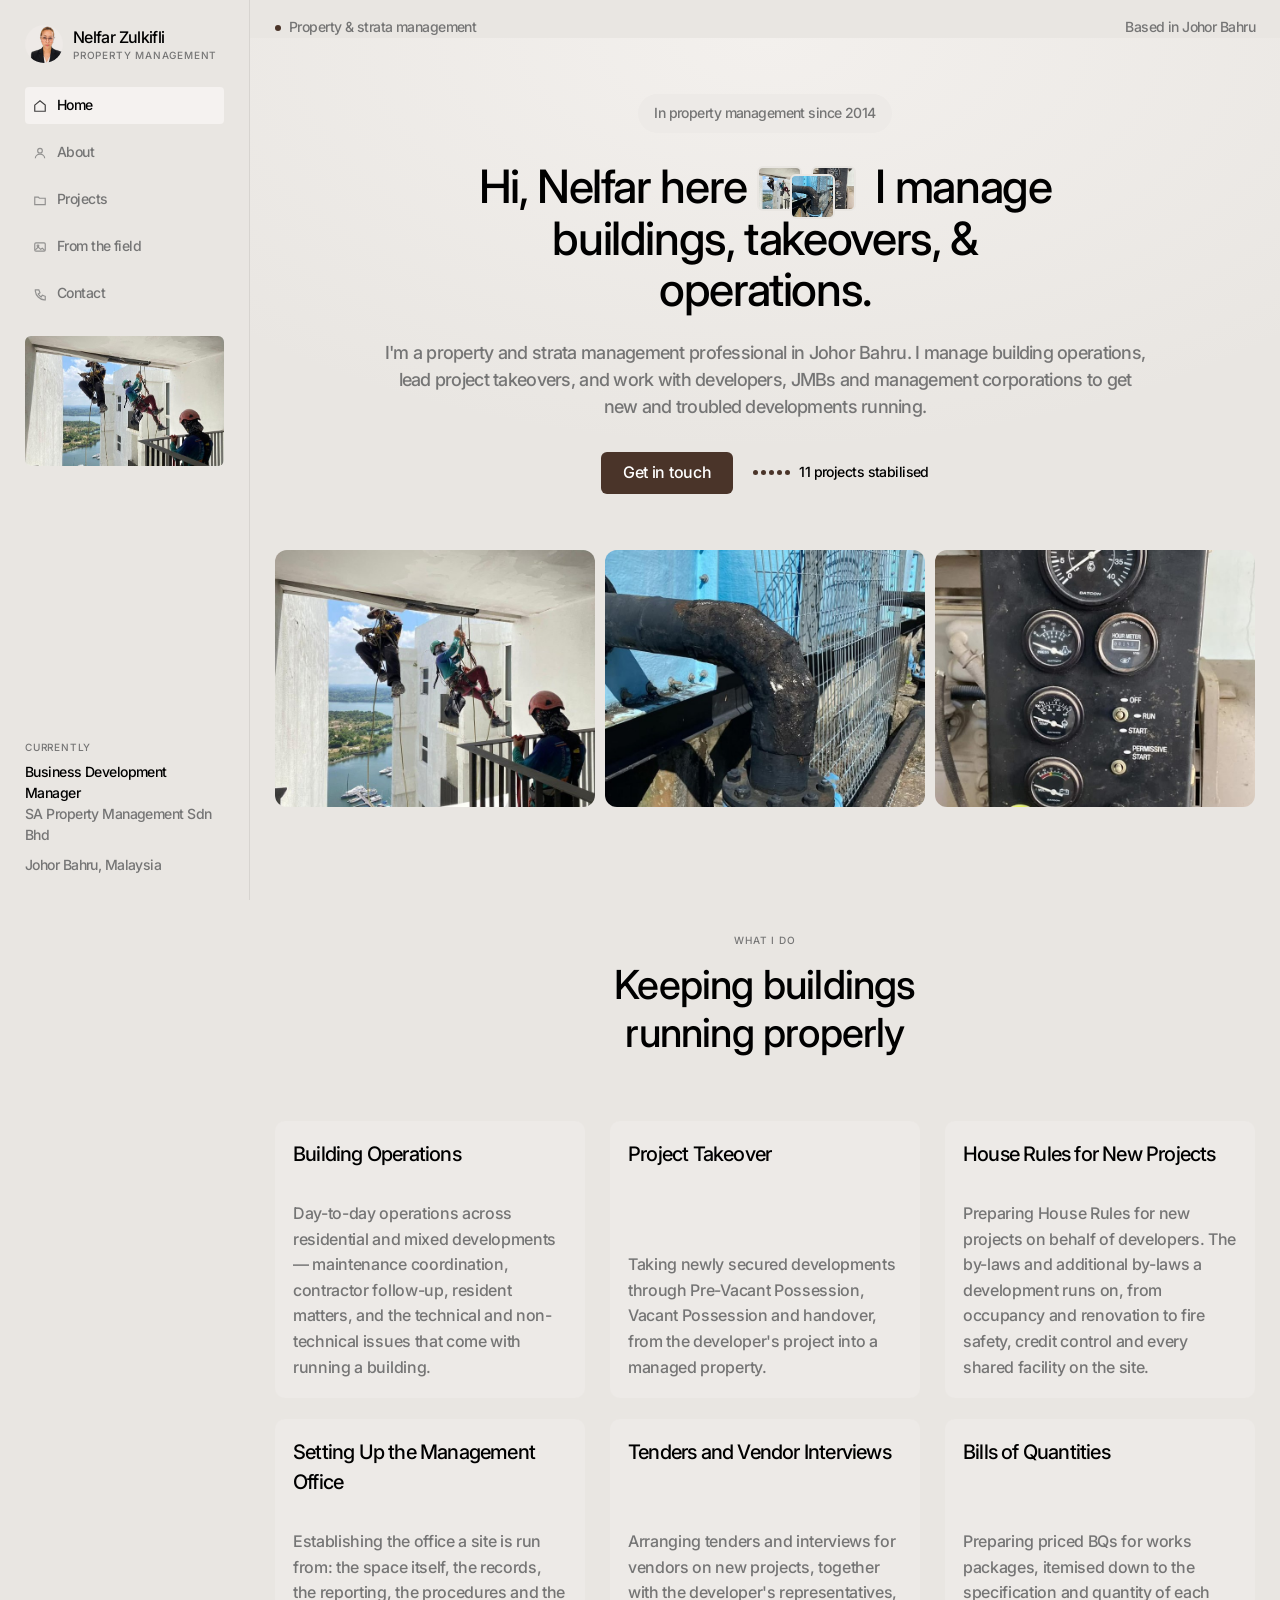
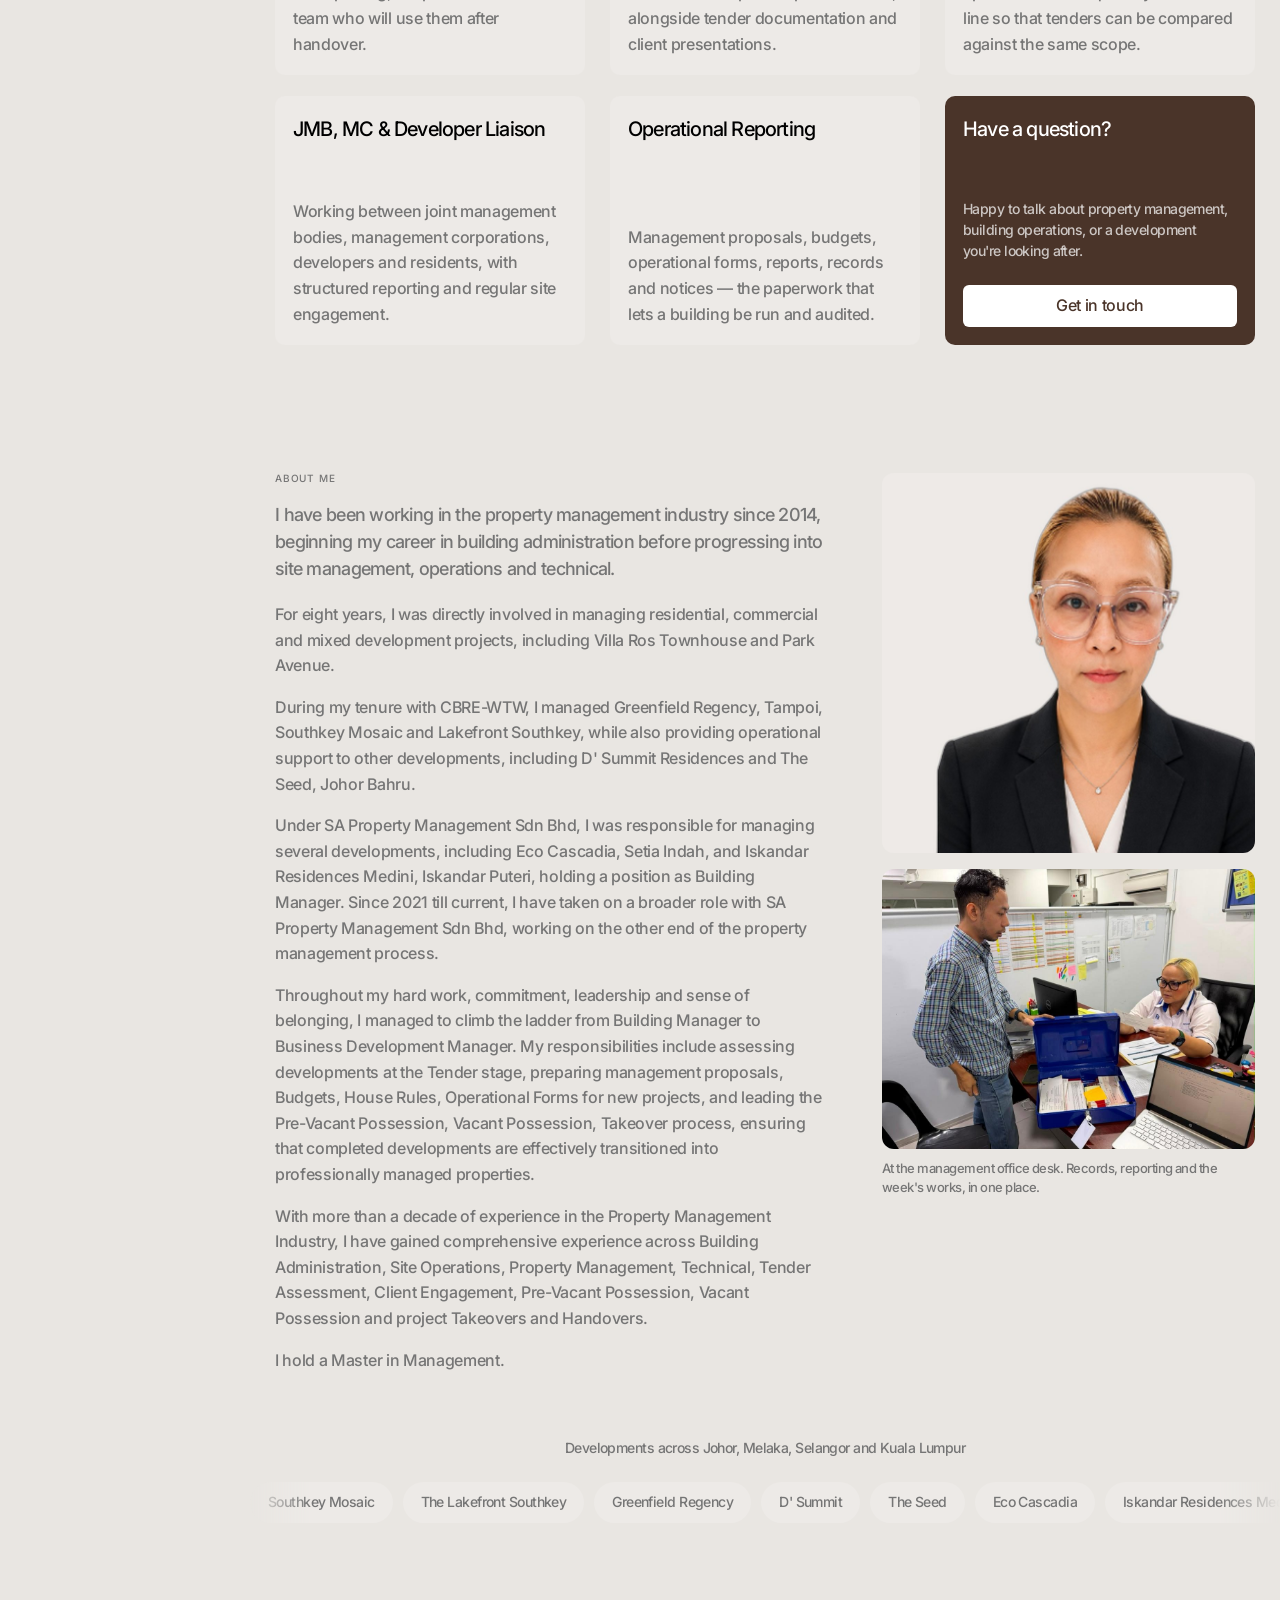
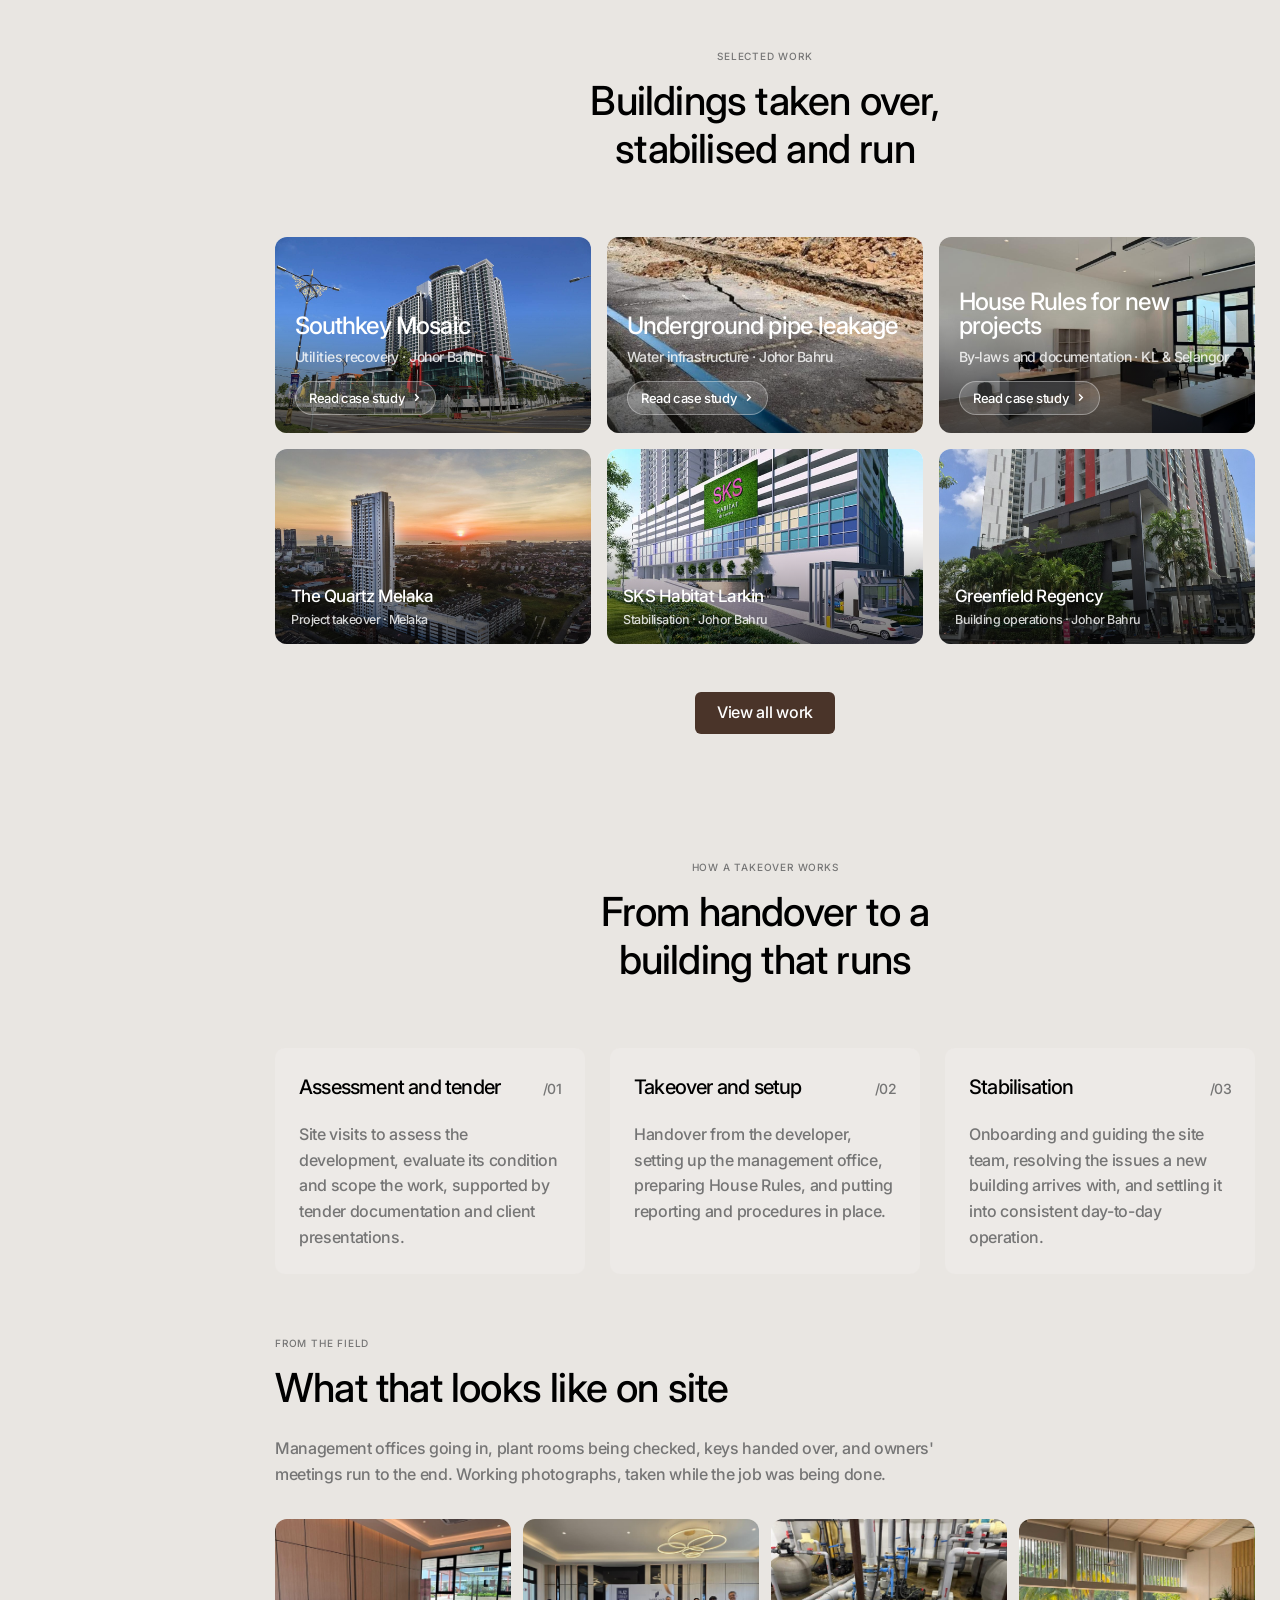
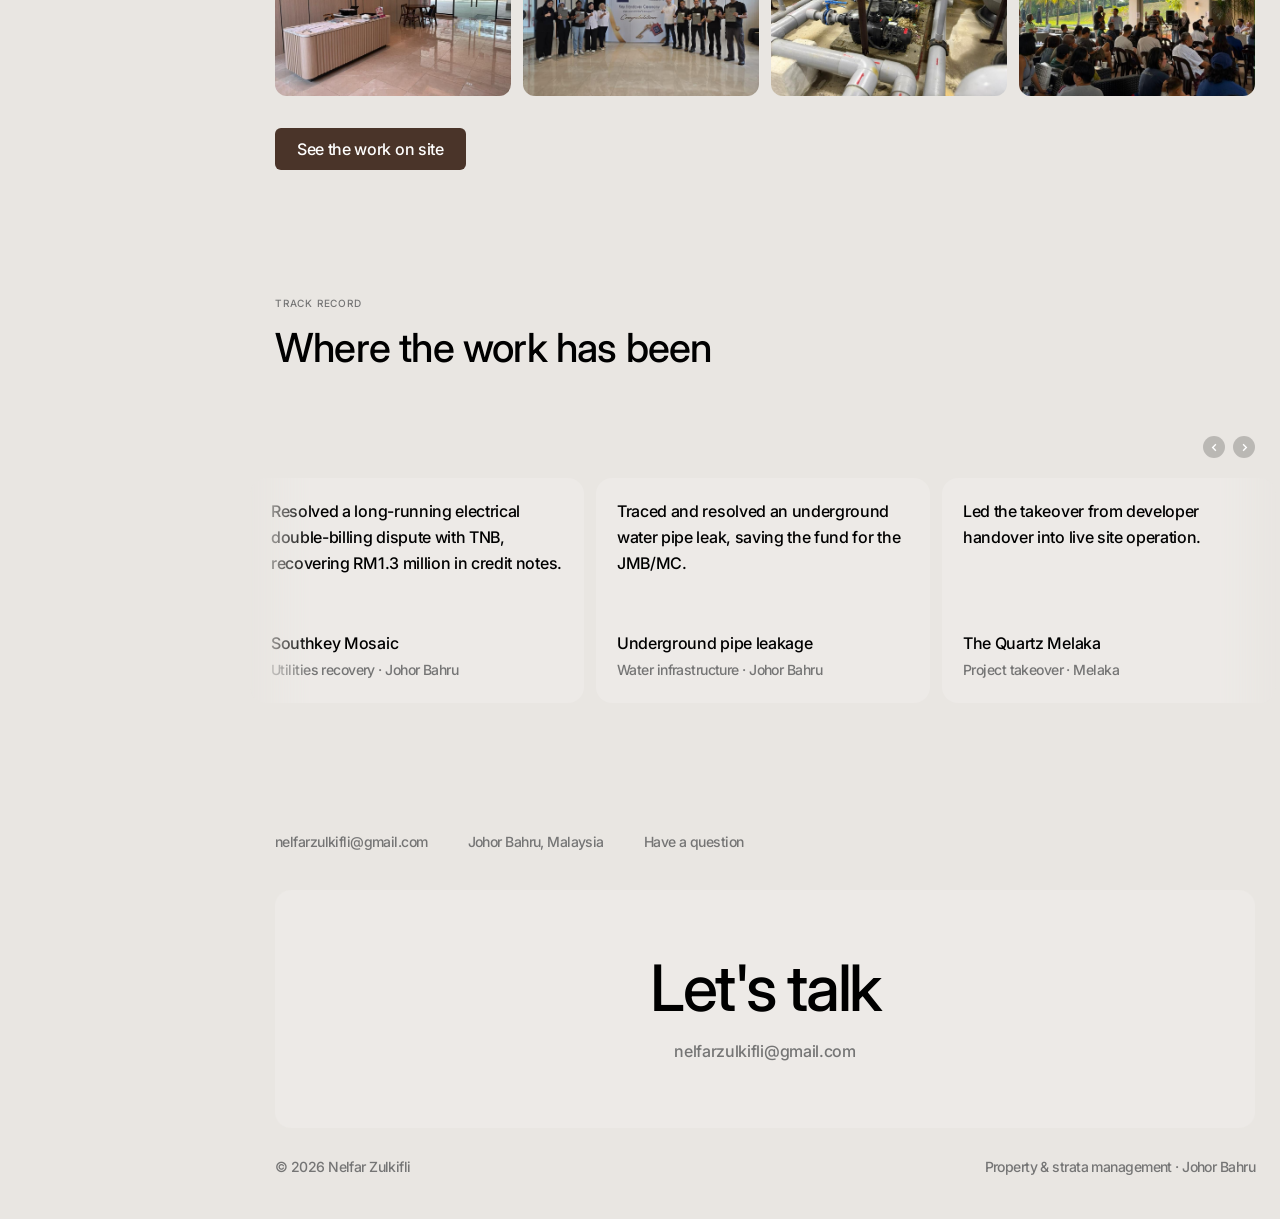
<file: index.html>
<!DOCTYPE html>
<html lang="en">
<head>
<meta charset="utf-8">
<meta name="viewport" content="width=device-width, initial-scale=1">
<title>Nelfar Zulkifli — Property &amp; Strata Management, Johor Bahru</title>
<meta name="description" content="Nelfar Zulkifli is a property and strata management professional in Johor Bahru. Building operations, project takeover, and JMB, MC and developer liaison since 2014.">
<link rel="preconnect" href="https://fonts.googleapis.com">
<link rel="preconnect" href="https://fonts.gstatic.com" crossorigin>
<link href="https://fonts.googleapis.com/css2?family=Inter:opsz,wght@14..32,500;14..32,600&display=swap" rel="stylesheet">
<link rel="stylesheet" href="assets/css/site.css?v=4">
<link rel="icon" href="assets/img/avatar.jpg?v=3">
</head>
<body>

<div class="shell">

  <!-- ================= sidebar rail ================= -->
  <aside class="rail">
    <a class="rail__id" href="index.html" aria-label="Nelfar Zulkifli, home">
      <img class="rail__avatar" src="assets/img/avatar.jpg?v=3" alt="Nelfar Zulkifli" width="38" height="38">
      <span>
        <span class="rail__name">Nelfar Zulkifli</span>
        <span class="eyebrow rail__role">Property Management</span>
      </span>
    </a>

    <nav class="nav" aria-label="Main">
      <a class="nav__item" href="index.html" aria-current="page"><svg viewBox="0 0 24 24" fill="none" stroke="currentColor" stroke-width="2" aria-hidden="true"><path d="M3 10.5 12 3l9 7.5V21H3z"/></svg>Home</a>
      <a class="nav__item" href="about.html"><svg viewBox="0 0 24 24" fill="none" stroke="currentColor" stroke-width="2" aria-hidden="true"><circle cx="12" cy="8" r="4"/><path d="M4 21c0-4 3.6-7 8-7s8 3 8 7"/></svg>About</a>
      <a class="nav__item" href="projects.html"><svg viewBox="0 0 24 24" fill="none" stroke="currentColor" stroke-width="2" aria-hidden="true"><path d="M3 7h6l2 2h10v11H3z"/></svg>Projects</a>
      <a class="nav__item" href="gallery.html"><svg viewBox="0 0 24 24" fill="none" stroke="currentColor" stroke-width="2" aria-hidden="true"><rect x="3" y="5" width="18" height="14" rx="2"/><circle cx="8.5" cy="10" r="1.5"/><path d="m4 17 5-5 4 4 3-2 4 4"/></svg>From the field</a>
      <a class="nav__item" href="contact.html"><svg viewBox="0 0 24 24" fill="none" stroke="currentColor" stroke-width="2" aria-hidden="true"><path d="M4 5h6l2 5-3 2a12 12 0 0 0 5 5l2-3 5 2v6h-2A17 17 0 0 1 4 7z"/></svg>Contact</a>
    </nav>

    <img class="rail__tile" src="assets/img/sidebar.jpg?v=2" alt="Rope-access technicians inspecting a high-rise façade" width="200" height="130" loading="lazy">

    <div class="rail__foot">
      <span class="eyebrow">Currently</span>
      <span class="small"><strong>Business Development Manager</strong>SA Property Management Sdn Bhd</span>
      <span class="small">Johor Bahru, Malaysia</span>
    </div>
  </aside>

  <!-- ================= top bar (tablet / mobile) ================= -->
  <header class="topbar">
    <a class="topbar__id" href="index.html">
      <img class="topbar__avatar" src="assets/img/avatar.jpg?v=3" alt="" width="38" height="38">
      <span>
        <span class="rail__name">Nelfar Zulkifli</span>
        <span class="eyebrow rail__role">Property Management</span>
      </span>
    </a>
    <button class="burger" type="button" aria-expanded="false" aria-controls="drawer" aria-label="Open menu">
      <span></span><span></span><span></span>
    </button>
  </header>

  <div class="drawer" id="drawer">
    <div class="drawer__backdrop"></div>
    <div class="drawer__panel" role="dialog" aria-modal="true" aria-label="Menu">
      <button class="drawer__close" type="button" aria-label="Close menu">Close</button>
      <nav class="nav" data-stagger aria-label="Mobile">
        <a class="nav__item" href="index.html" aria-current="page">Home</a>
        <a class="nav__item" href="about.html">About</a>
        <a class="nav__item" href="projects.html">Projects</a>
        <a class="nav__item" href="gallery.html">From the field</a>
        <a class="nav__item" href="contact.html">Contact</a>
      </nav>
      <div class="rail__foot">
        <span class="eyebrow">Currently</span>
        <span class="small"><strong>Business Development Manager</strong>SA Property Management Sdn Bhd</span>
      </div>
    </div>
  </div>

  <!-- ================= main ================= -->
  <main class="main">

    <div class="wrap">
      <div class="status">
        <span><span class="status__dot"></span>Property &amp; strata management</span>
        <span>Based in Johor Bahru</span>
      </div>
    </div>

    <!-- ---------- hero ---------- -->
    <section class="hero">
      <div class="hero__bg" aria-hidden="true"></div>
      <div class="wrap hero__inner">
        <p class="pill enter" style="--d:0">In property management since 2014</p>

        <h1 class="h1 hero__title">
          <span class="word">Hi,</span> <span class="word">Nelfar</span> <span class="word">here</span><span class="hero__chips" aria-hidden="true"><img src="assets/img/chip-1.jpg" alt="" width="45" height="45"><img src="assets/img/chip-2.jpg?v=3" alt="" width="45" height="45"><img src="assets/img/chip-3.jpg?v=3" alt="" width="45" height="45"></span>
          <span class="word">I</span> <span class="word">manage</span> <span class="word">buildings,</span>
          <span class="word">takeovers,</span> <span class="word">&amp;</span> <span class="word">operations.</span>
        </h1>

        <p class="lead hero__sub enter" style="--d:520">
          I'm a property and strata management professional in Johor Bahru. I manage building
          operations, lead project takeovers, and work with developers, JMBs and management
          corporations to get new and troubled developments running.
        </p>

        <div class="hero__cta enter" style="--d:620">
          <a class="btn btn--primary" href="contact.html">Get in touch</a>
          <span class="hero__stat">
            <span class="dotrow" aria-hidden="true"><i></i><i></i><i></i><i></i><i></i></span>
            <b>11 projects stabilised</b>
          </span>
        </div>

        <div class="hero__images" data-stagger>
          <figure class="enter" style="--d:720"><img src="assets/img/hero-1.jpg" alt="Rope-access technicians working on a high-rise façade above a marina" width="746" height="600"></figure>
          <figure class="enter" style="--d:810"><img src="assets/img/hero-2.jpg?v=3" alt="Bitumen-coated water main running into a blue gate valve against a tank wall" width="746" height="600"></figure>
          <figure class="enter" style="--d:900"><img src="assets/img/hero-3.jpg?v=3" alt="Instrument panel and gauges on a standby generator set" width="746" height="600"></figure>
        </div>
      </div>
    </section>

    <!-- ---------- what I do ---------- -->
    <section class="section" id="practice">
      <div class="wrap">
        <header class="section__head reveal">
          <span class="eyebrow">What I do</span>
          <h2 class="h2">Keeping buildings running properly</h2>
        </header>

        <div class="cards" data-stagger>
          <article class="card reveal">
            <div class="card__top"><h3 class="card-title">Building Operations</h3></div>
            <p class="body card__desc">Day-to-day operations across residential and mixed developments &mdash; maintenance coordination, contractor follow-up, resident matters, and the technical and non-technical issues that come with running a building.</p>
          </article>

          <article class="card reveal">
            <div class="card__top"><h3 class="card-title">Project Takeover</h3></div>
            <p class="body card__desc">Taking newly secured developments through Pre-Vacant Possession, Vacant Possession and handover, from the developer's project into a managed property.</p>
          </article>

          <article class="card reveal">
            <div class="card__top"><h3 class="card-title">House Rules for New Projects</h3></div>
            <p class="body card__desc">Preparing House Rules for new projects on behalf of developers. The by-laws and additional by-laws a development runs on, from occupancy and renovation to fire safety, credit control and every shared facility on the site.</p>
          </article>

          <article class="card reveal">
            <div class="card__top"><h3 class="card-title">Setting Up the Management Office</h3></div>
            <p class="body card__desc">Establishing the office a site is run from: the space itself, the records, the reporting, the procedures and the team who will use them after handover.</p>
          </article>

          <article class="card reveal">
            <div class="card__top"><h3 class="card-title">Tenders and Vendor Interviews</h3></div>
            <p class="body card__desc">Arranging tenders and interviews for vendors on new projects, together with the developer's representatives, alongside tender documentation and client presentations.</p>
          </article>

          <article class="card reveal">
            <div class="card__top"><h3 class="card-title">Bills of Quantities</h3></div>
            <p class="body card__desc">Preparing priced BQs for works packages, itemised down to the specification and quantity of each line so that tenders can be compared against the same scope.</p>
          </article>

          <article class="card reveal">
            <div class="card__top"><h3 class="card-title">JMB, MC &amp; Developer Liaison</h3></div>
            <p class="body card__desc">Working between joint management bodies, management corporations, developers and residents, with structured reporting and regular site engagement.</p>
          </article>

          <article class="card reveal">
            <div class="card__top"><h3 class="card-title">Operational Reporting</h3></div>
            <p class="body card__desc">Management proposals, budgets, operational forms, reports, records and notices &mdash; the paperwork that lets a building be run and audited.</p>
          </article>

          <article class="card card--cta reveal">
            <div class="card__top"><h3 class="card-title">Have a question?</h3></div>
            <p class="card__desc">Happy to talk about property management, building operations, or a development you're looking after.</p>
            <a class="btn btn--white btn--block" href="contact.html">Get in touch</a>
          </article>
        </div>
      </div>
    </section>

    <!-- ---------- about ---------- -->
    <section class="section" id="about">
      <div class="wrap">
        <div class="about reveal">
          <div class="about__text">
            <span class="eyebrow">About me</span>
            <p class="lead">
              I have been working in the property management industry since 2014, beginning my career
              in building administration before progressing into site management, operations and
              technical.
            </p>
            <p class="body" style="margin-top:20px">
              For eight years, I was directly involved in managing residential, commercial and mixed
              development projects, including Villa Ros Townhouse and Park Avenue.
            </p>
            <p class="body" style="margin-top:16px">
              During my tenure with CBRE-WTW, I managed Greenfield Regency, Tampoi, Southkey Mosaic
              and Lakefront Southkey, while also providing operational support to other developments,
              including D' Summit Residences and The Seed, Johor Bahru.
            </p>
            <p class="body" style="margin-top:16px">
              Under SA Property Management Sdn Bhd, I was responsible for managing several
              developments, including Eco Cascadia, Setia Indah, and Iskandar Residences Medini,
              Iskandar Puteri, holding a position as Building Manager. Since 2021 till current, I have
              taken on a broader role with SA Property Management Sdn Bhd, working on the other end of
              the property management process.
            </p>
            <p class="body" style="margin-top:16px">
              Throughout my hard work, commitment, leadership and sense of belonging, I managed to
              climb the ladder from Building Manager to Business Development Manager. My
              responsibilities include assessing developments at the Tender stage, preparing
              management proposals, Budgets, House Rules, Operational Forms for new projects, and
              leading the Pre-Vacant Possession, Vacant Possession, Takeover process, ensuring that
              completed developments are effectively transitioned into professionally managed
              properties.
            </p>
            <p class="body" style="margin-top:16px">
              With more than a decade of experience in the Property Management Industry, I have gained
              comprehensive experience across Building Administration, Site Operations, Property
              Management, Technical, Tender Assessment, Client Engagement, Pre-Vacant Possession,
              Vacant Possession and project Takeovers and Handovers.
            </p>
            <p class="body" style="margin-top:16px">
              I hold a Master in Management.
            </p>
          </div>
          <!-- the statement runs long, so the side column carries a second
               frame rather than leaving half of it empty -->
          <div class="about__col">
            <figure class="about__img">
              <img src="assets/img/portrait.jpg?v=3" alt="Nelfar Zulkifli" width="760" height="780" loading="lazy">
            </figure>
            <figure class="about__aside">
              <img src="assets/img/field/desk-records.jpg" alt="Nelfar Zulkifli at her desk in a management office, with a planning board on the wall behind" width="1080" height="810" loading="lazy">
              <figcaption>At the management office desk. Records, reporting and the week's works, in one place.</figcaption>
            </figure>
          </div>
        </div>
      </div>
    </section>

    <!-- ---------- developments marquee ---------- -->
    <section class="section" style="padding-top:0">
      <div class="wrap">
        <p class="small reveal" style="color:var(--muted);margin-bottom:24px;text-align:center">
          Developments across Johor, Melaka, Selangor and Kuala Lumpur
        </p>
      </div>
      <div class="marquee reveal" style="--dur:45s">
        <div class="marquee__track">
          <div class="chipline">
            <span>Southkey Mosaic</span><span>The Lakefront Southkey</span><span>Greenfield Regency</span>
            <span>D' Summit</span><span>The Seed</span>
            <span>Eco Cascadia</span><span>Iskandar Residences Medini</span><span>SKS Habitat Larkin</span>
            <span>Encorp Marina</span><span>Avira Iskandar</span><span>The Shore Melaka</span>
            <span>The Quartz Melaka</span><span>Twin Danga Residence</span><span>Coronation Square</span>
            <span>Ekoflora</span><span>Bina Park</span><span>Teluk Tropikana</span>
            <span>D'Lagoon Austin</span><span>D'Camelia Austin</span><span>Ion Axxes Medini</span>
            <span>Alpinia Kulai</span><span>1 Tebrau</span><span>Riverria Condovilla</span>
            <span>Seri Mutiara Seri Alam</span><span>Vista Seri Alam</span><span>Laman Segar Hijau</span>
            <span>CP Perdana Cheras</span><span>Forest Green Park Kajang</span><span>Green Avenue Condominium</span>
          </div>
        </div>
      </div>
    </section>

    <!-- ---------- selected work ---------- -->
    <section class="section" id="work">
      <div class="wrap">
        <header class="section__head reveal">
          <span class="eyebrow">Selected work</span>
          <h2 class="h2">Buildings taken over, stabilised and run</h2>
        </header>

        <div class="projects projects--sub" data-stagger>
          <a class="project reveal" href="work-southkey-mosaic.html">
            <span class="project__media"><img src="assets/img/proj-southkey.jpg" alt="The two Mosaic @ Southkey towers above their podium in Johor Bahru" width="1200" height="747" loading="lazy"></span>
            <span class="project__go" aria-hidden="true"><svg viewBox="0 0 24 24" fill="none" stroke="currentColor" stroke-width="2.5"><path d="M7 17 17 7M9 7h8v8"/></svg></span>
            <span class="project__meta">
              <span class="h4">Southkey Mosaic</span>
              <span class="project__tags">Utilities recovery · Johor Bahru</span>
              <span class="project__cta">Read case study <svg viewBox="0 0 24 24" fill="none" stroke="currentColor" stroke-width="3"><path d="m9 5 7 7-7 7"/></svg></span>
            </span>
          </a>

          <a class="project reveal" href="work-pipe-leakage.html">
            <span class="project__media"><img src="assets/img/proj-pipe.jpg" alt="Excavation and settlement cracking along a site access road" width="900" height="560" loading="lazy"></span>
            <span class="project__go" aria-hidden="true"><svg viewBox="0 0 24 24" fill="none" stroke="currentColor" stroke-width="2.5"><path d="M7 17 17 7M9 7h8v8"/></svg></span>
            <span class="project__meta">
              <span class="h4">Underground pipe leakage</span>
              <span class="project__tags">Water infrastructure · Johor Bahru</span>
              <span class="project__cta">Read case study <svg viewBox="0 0 24 24" fill="none" stroke="currentColor" stroke-width="3"><path d="m9 5 7 7-7 7"/></svg></span>
            </span>
          </a>

          <a class="project reveal" href="work-house-rules.html">
            <span class="project__media"><img src="assets/img/field/office-bare.jpg" alt="An empty management office at a newly secured development, before fit-out" width="1080" height="810" loading="lazy"></span>
            <span class="project__go" aria-hidden="true"><svg viewBox="0 0 24 24" fill="none" stroke="currentColor" stroke-width="2.5"><path d="M7 17 17 7M9 7h8v8"/></svg></span>
            <span class="project__meta">
              <span class="h4">House Rules for new projects</span>
              <span class="project__tags">By-laws and documentation · KL &amp; Selangor</span>
              <span class="project__cta">Read case study <svg viewBox="0 0 24 24" fill="none" stroke="currentColor" stroke-width="3"><path d="m9 5 7 7-7 7"/></svg></span>
            </span>
          </a>
        </div>

        <div class="projects projects--sub" data-stagger>
          <a class="project project--sm reveal" href="work-the-quartz-melaka.html">
            <span class="project__media"><img src="assets/img/proj-quartz.jpg" alt="The Quartz tower in Melaka at sunset" width="1200" height="747" loading="lazy"></span>
            <span class="project__go" aria-hidden="true"><svg viewBox="0 0 24 24" fill="none" stroke="currentColor" stroke-width="2.5"><path d="M7 17 17 7M9 7h8v8"/></svg></span>
            <span class="project__meta">
              <span class="h4">The Quartz Melaka</span>
              <span class="project__tags">Project takeover · Melaka</span>
            </span>
          </a>

          <a class="project project--sm reveal" href="work-sks-habitat-larkin.html">
            <span class="project__media"><img src="assets/img/proj-sks.jpg" alt="SKS Habitat @ Larkin, serviced apartments above a coloured retail podium" width="1200" height="747" loading="lazy"></span>
            <span class="project__go" aria-hidden="true"><svg viewBox="0 0 24 24" fill="none" stroke="currentColor" stroke-width="2.5"><path d="M7 17 17 7M9 7h8v8"/></svg></span>
            <span class="project__meta">
              <span class="h4">SKS Habitat Larkin</span>
              <span class="project__tags">Stabilisation · Johor Bahru</span>
            </span>
          </a>

          <a class="project project--sm reveal" href="work-greenfield-regency.html">
            <span class="project__media"><img src="assets/img/proj-greenfield.jpg" alt="Greenfield Regency in Tampoi, Johor Bahru" width="1200" height="747" loading="lazy"></span>
            <span class="project__go" aria-hidden="true"><svg viewBox="0 0 24 24" fill="none" stroke="currentColor" stroke-width="2.5"><path d="M7 17 17 7M9 7h8v8"/></svg></span>
            <span class="project__meta">
              <span class="h4">Greenfield Regency</span>
              <span class="project__tags">Building operations · Johor Bahru</span>
            </span>
          </a>
        </div>

        <div style="text-align:center;margin-top:48px" class="reveal">
          <a class="btn btn--primary" href="projects.html">View all work</a>
        </div>
      </div>
    </section>

    <!-- ---------- process ---------- -->
    <section class="section" id="process">
      <div class="wrap">
        <header class="section__head reveal">
          <span class="eyebrow">How a takeover works</span>
          <h2 class="h2">From handover to a building that runs</h2>
        </header>

        <div class="steps" data-stagger>
          <article class="step reveal">
            <div class="step__top"><h3 class="card-title">Assessment and tender</h3><span class="step__idx">/01</span></div>
            <p class="body">Site visits to assess the development, evaluate its condition and scope the work, supported by tender documentation and client presentations.</p>
          </article>
          <article class="step reveal">
            <div class="step__top"><h3 class="card-title">Takeover and setup</h3><span class="step__idx">/02</span></div>
            <p class="body">Handover from the developer, setting up the management office, preparing House Rules, and putting reporting and procedures in place.</p>
          </article>
          <article class="step reveal">
            <div class="step__top"><h3 class="card-title">Stabilisation</h3><span class="step__idx">/03</span></div>
            <p class="body">Onboarding and guiding the site team, resolving the issues a new building arrives with, and settling it into consistent day-to-day operation.</p>
          </article>
        </div>
      </div>
    </section>

    <!-- ---------- from the field ---------- -->
    <section class="section" style="padding-top:0" id="field">
      <div class="wrap">
        <header class="section__head section__head--left reveal" style="margin-bottom:24px">
          <span class="eyebrow">From the field</span>
          <h2 class="h2">What that looks like on site</h2>
        </header>
        <p class="body reveal" style="max-width:66ch;margin-bottom:32px">
          Management offices going in, plant rooms being checked, keys handed over, and owners'
          meetings run to the end. Working photographs, taken while the job was being done.
        </p>

        <div class="strip reveal">
          <a href="gallery.html#takeover" aria-label="From the field: Pre-Vacant Possession">
            <img src="assets/img/field/office-reception.jpg" alt="A finished reception counter in a management office" width="1080" height="810" loading="lazy">
          </a>
          <a href="gallery.html#handover" aria-label="From the field: vacant possession and handover">
            <img src="assets/img/field/handover-parkland-team.jpg" alt="The management and developer team at the Parkland Residence Kajang 2 key handover ceremony" width="1000" height="750" loading="lazy">
          </a>
          <a href="gallery.html#plant" aria-label="From the field: plant, services and defects">
            <img src="assets/img/field/plant-pool-filtration.jpg" alt="Sand filters, pumps and valve sets in a pool filtration plant room" width="1080" height="810" loading="lazy">
          </a>
          <a href="gallery.html#meetings" aria-label="From the field: owners, committees and authorities">
            <img src="assets/img/field/townhall-floor.jpg" alt="A full hall of seated owners at an annual general meeting" width="1080" height="810" loading="lazy">
          </a>
        </div>

        <div style="margin-top:32px" class="reveal">
          <a class="btn btn--primary" href="gallery.html">See the work on site</a>
        </div>
      </div>
    </section>

    <!-- ---------- track record ---------- -->
    <section class="section" id="track">
      <div class="wrap">
        <header class="section__head section__head--left reveal">
          <span class="eyebrow">Track record</span>
          <h2 class="h2">Where the work has been</h2>
        </header>
        <div class="marq-nav reveal">
          <button type="button" data-dir="prev" aria-label="Previous"><svg viewBox="0 0 24 24" fill="none" stroke="currentColor" stroke-width="3"><path d="M15 5 8 12l7 7"/></svg></button>
          <button type="button" data-dir="next" aria-label="Next"><svg viewBox="0 0 24 24" fill="none" stroke="currentColor" stroke-width="3"><path d="m9 5 7 7-7 7"/></svg></button>
        </div>
      </div>

      <div class="marquee reveal" style="--dur:60s">
        <div class="marquee__track">
          <div class="qcards">
            <article class="qcard"><p class="qcard__body">Resolved a long-running electrical double-billing dispute with TNB, recovering RM1.3 million in credit notes.</p><div class="qcard__foot"><b>Southkey Mosaic</b><span>Utilities recovery · Johor Bahru</span></div></article>
            <article class="qcard"><p class="qcard__body">Traced and resolved an underground water pipe leak, saving the fund for the JMB/MC.</p><div class="qcard__foot"><b>Underground pipe leakage</b><span>Water infrastructure · Johor Bahru</span></div></article>
            <article class="qcard"><p class="qcard__body">Led the takeover from developer handover into live site operation.</p><div class="qcard__foot"><b>The Quartz Melaka</b><span>Project takeover · Melaka</span></div></article>
            <article class="qcard"><p class="qcard__body">Stabilised operations on a development taken on with existing issues.</p><div class="qcard__foot"><b>SKS Habitat Larkin</b><span>Stabilisation · Johor Bahru</span></div></article>
            <article class="qcard"><p class="qcard__body">Managed daily building operations, reporting and stakeholder coordination.</p><div class="qcard__foot"><b>Greenfield Regency</b><span>Building operations · Johor Bahru</span></div></article>
            <article class="qcard"><p class="qcard__body">Led the takeover and operational setup for a newly secured development.</p><div class="qcard__foot"><b>Ion Axxes Medini</b><span>Project takeover · Iskandar</span></div></article>
            <article class="qcard"><p class="qcard__body">Prepared House Rules for a newly secured project with MKH Development Berhad.</p><div class="qcard__foot"><b>Residensi Neksus Taman Pertama</b><span>House Rules · Kuala Lumpur</span></div></article>
            <article class="qcard"><p class="qcard__body">Stabilised site operations and supported the on-site management team.</p><div class="qcard__foot"><b>Encorp Marina</b><span>Stabilisation · Johor Bahru</span></div></article>
            <article class="qcard"><p class="qcard__body">Managed property operations, resident communication and contractor coordination.</p><div class="qcard__foot"><b>Eco Cascadia, Setia Indah</b><span>Building operations · Johor Bahru</span></div></article>
          </div>
        </div>
      </div>
    </section>

    <!-- ---------- footer ---------- -->
    <footer class="foot">
      <div class="wrap">
        <div class="foot__links reveal">
          <a class="link-u" href="mailto:nelfarzulkifli@gmail.com">nelfarzulkifli@gmail.com</a>
          <span>Johor Bahru, Malaysia</span>
          <a class="link-u" href="contact.html">Have a question</a>
        </div>
        <a class="foot__cta reveal" href="mailto:nelfarzulkifli@gmail.com">
          <b>Let's talk</b>
          <span>nelfarzulkifli@gmail.com</span>
        </a>
        <div class="foot__base">
          <span>© 2026 Nelfar Zulkifli</span>
          <span>Property &amp; strata management · Johor Bahru</span>
        </div>
      </div>
    </footer>

  </main>
</div>

<script src="assets/js/site.js?v=5"></script>
</body>
</html>
</file>
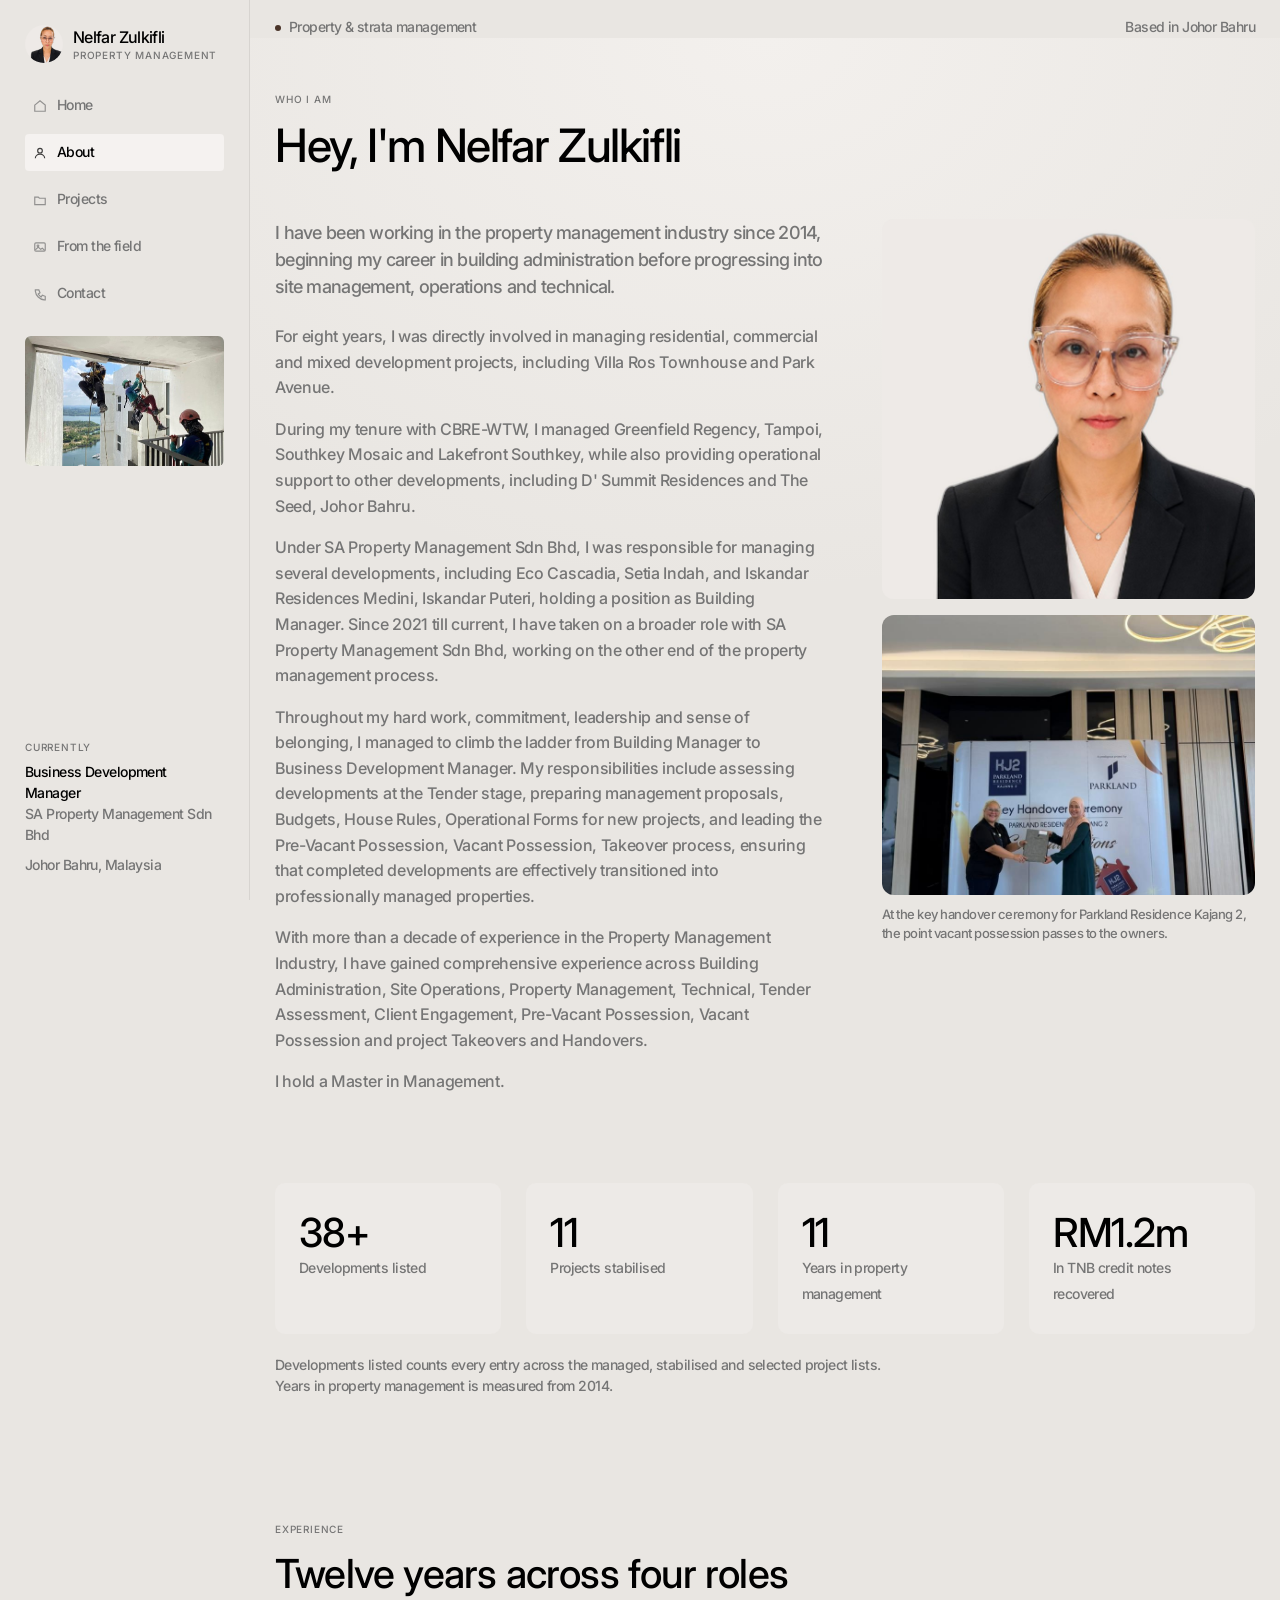
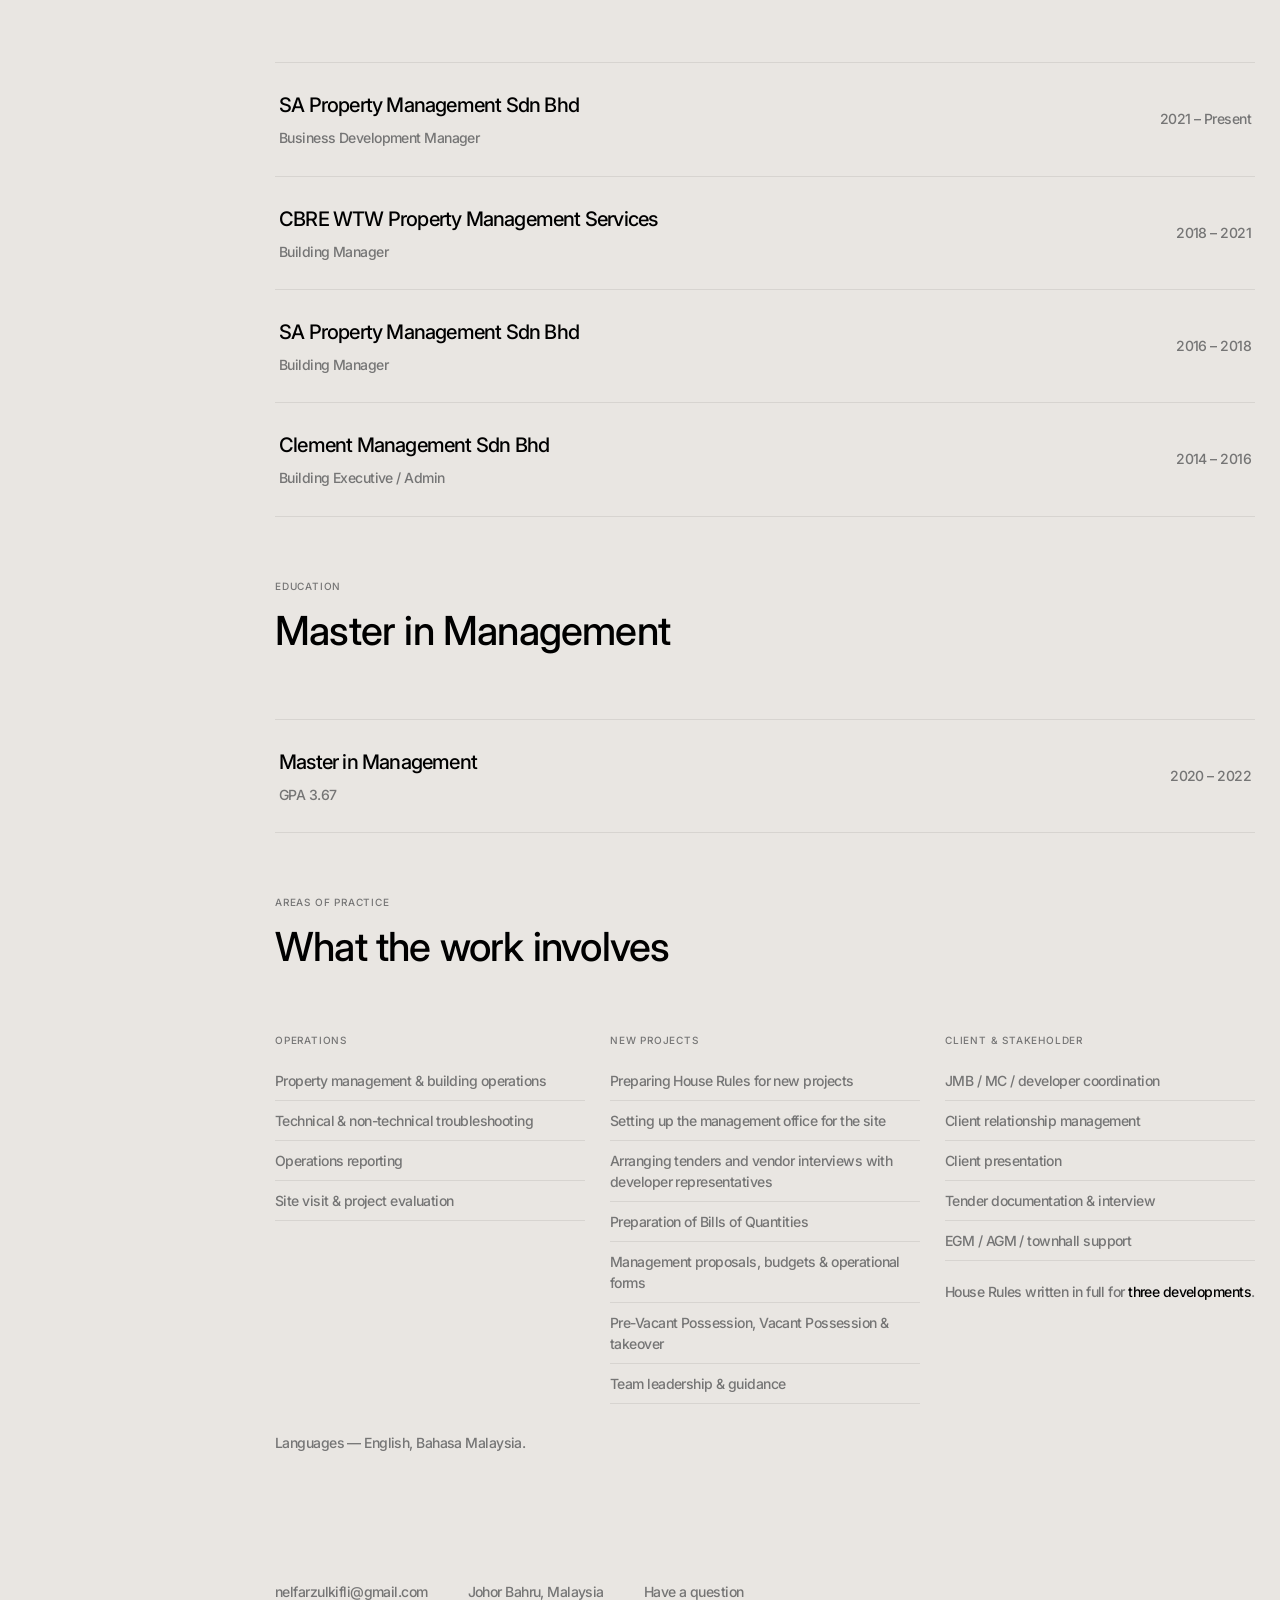
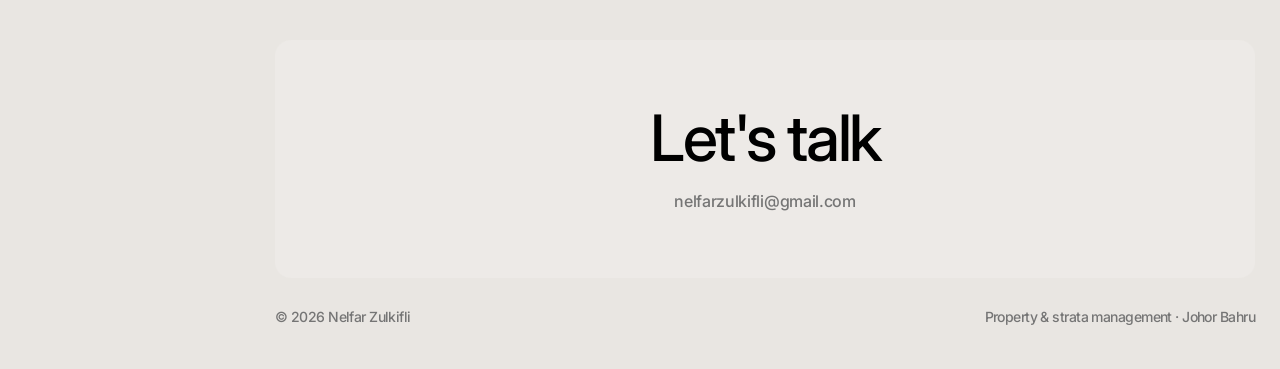
<file: about.html>
<!DOCTYPE html>
<html lang="en">
<head>
<meta charset="utf-8">
<meta name="viewport" content="width=device-width, initial-scale=1">
<title>About — Nelfar Zulkifli</title>
<meta name="description" content="Nelfar binti Zulkifli — twelve years in property and strata management across four roles in Johor Bahru. Master in Management.">
<link rel="preconnect" href="https://fonts.googleapis.com">
<link rel="preconnect" href="https://fonts.gstatic.com" crossorigin>
<link href="https://fonts.googleapis.com/css2?family=Inter:opsz,wght@14..32,500;14..32,600&display=swap" rel="stylesheet">
<link rel="stylesheet" href="assets/css/site.css?v=4">
<link rel="icon" href="assets/img/avatar.jpg?v=3">
</head>
<body>

<div class="shell">

  <aside class="rail">
    <a class="rail__id" href="index.html" aria-label="Nelfar Zulkifli, home">
      <img class="rail__avatar" src="assets/img/avatar.jpg?v=3" alt="Nelfar Zulkifli" width="38" height="38">
      <span>
        <span class="rail__name">Nelfar Zulkifli</span>
        <span class="eyebrow rail__role">Property Management</span>
      </span>
    </a>
    <nav class="nav" aria-label="Main">
      <a class="nav__item" href="index.html"><svg viewBox="0 0 24 24" fill="none" stroke="currentColor" stroke-width="2" aria-hidden="true"><path d="M3 10.5 12 3l9 7.5V21H3z"/></svg>Home</a>
      <a class="nav__item" href="about.html" aria-current="page"><svg viewBox="0 0 24 24" fill="none" stroke="currentColor" stroke-width="2" aria-hidden="true"><circle cx="12" cy="8" r="4"/><path d="M4 21c0-4 3.6-7 8-7s8 3 8 7"/></svg>About</a>
      <a class="nav__item" href="projects.html"><svg viewBox="0 0 24 24" fill="none" stroke="currentColor" stroke-width="2" aria-hidden="true"><path d="M3 7h6l2 2h10v11H3z"/></svg>Projects</a>
      <a class="nav__item" href="gallery.html"><svg viewBox="0 0 24 24" fill="none" stroke="currentColor" stroke-width="2" aria-hidden="true"><rect x="3" y="5" width="18" height="14" rx="2"/><circle cx="8.5" cy="10" r="1.5"/><path d="m4 17 5-5 4 4 3-2 4 4"/></svg>From the field</a>
      <a class="nav__item" href="contact.html"><svg viewBox="0 0 24 24" fill="none" stroke="currentColor" stroke-width="2" aria-hidden="true"><path d="M4 5h6l2 5-3 2a12 12 0 0 0 5 5l2-3 5 2v6h-2A17 17 0 0 1 4 7z"/></svg>Contact</a>
    </nav>
    <img class="rail__tile" src="assets/img/sidebar.jpg?v=2" alt="Rope-access technicians inspecting a high-rise façade" width="200" height="130" loading="lazy">
    <div class="rail__foot">
      <span class="eyebrow">Currently</span>
      <span class="small"><strong>Business Development Manager</strong>SA Property Management Sdn Bhd</span>
      <span class="small">Johor Bahru, Malaysia</span>
    </div>
  </aside>

  <header class="topbar">
    <a class="topbar__id" href="index.html">
      <img class="topbar__avatar" src="assets/img/avatar.jpg?v=3" alt="" width="38" height="38">
      <span><span class="rail__name">Nelfar Zulkifli</span><span class="eyebrow rail__role">Property Management</span></span>
    </a>
    <button class="burger" type="button" aria-expanded="false" aria-controls="drawer" aria-label="Open menu"><span></span><span></span><span></span></button>
  </header>

  <div class="drawer" id="drawer">
    <div class="drawer__backdrop"></div>
    <div class="drawer__panel" role="dialog" aria-modal="true" aria-label="Menu">
      <button class="drawer__close" type="button" aria-label="Close menu">Close</button>
      <nav class="nav" data-stagger aria-label="Mobile">
        <a class="nav__item" href="index.html">Home</a>
        <a class="nav__item" href="about.html" aria-current="page">About</a>
        <a class="nav__item" href="projects.html">Projects</a>
        <a class="nav__item" href="gallery.html">From the field</a>
        <a class="nav__item" href="contact.html">Contact</a>
      </nav>
      <div class="rail__foot">
        <span class="eyebrow">Currently</span>
        <span class="small"><strong>Business Development Manager</strong>SA Property Management Sdn Bhd</span>
      </div>
    </div>
  </div>

  <main class="main">

    <div class="wrap">
      <div class="status">
        <span><span class="status__dot"></span>Property &amp; strata management</span>
        <span>Based in Johor Bahru</span>
      </div>
    </div>

    <!-- ---------- intro ---------- -->
    <section class="hero">
      <div class="hero__bg" aria-hidden="true"></div>
      <div class="wrap hero__inner" style="text-align:left">
        <span class="eyebrow enter" style="--d:0;display:block;margin-bottom:16px">Who I am</span>
        <h1 class="h1" style="max-width:18ch;margin:0">
          <span class="word">Hey,</span> <span class="word">I'm</span> <span class="word">Nelfar</span> <span class="word">Zulkifli</span>
        </h1>

        <div class="about" style="margin-top:48px;align-items:start">
          <div class="about__text">
            <p class="lead enter" style="--d:420">
              I have been working in the property management industry since 2014, beginning my career
              in building administration before progressing into site management, operations and
              technical.
            </p>
            <p class="body enter" style="--d:500;margin-top:24px">
              For eight years, I was directly involved in managing residential, commercial and mixed
              development projects, including Villa Ros Townhouse and Park Avenue.
            </p>
            <p class="body enter" style="--d:540;margin-top:16px">
              During my tenure with CBRE-WTW, I managed Greenfield Regency, Tampoi, Southkey Mosaic
              and Lakefront Southkey, while also providing operational support to other developments,
              including D' Summit Residences and The Seed, Johor Bahru.
            </p>
            <p class="body enter" style="--d:580;margin-top:16px">
              Under SA Property Management Sdn Bhd, I was responsible for managing several
              developments, including Eco Cascadia, Setia Indah, and Iskandar Residences Medini,
              Iskandar Puteri, holding a position as Building Manager. Since 2021 till current, I have
              taken on a broader role with SA Property Management Sdn Bhd, working on the other end of
              the property management process.
            </p>
            <p class="body enter" style="--d:620;margin-top:16px">
              Throughout my hard work, commitment, leadership and sense of belonging, I managed to
              climb the ladder from Building Manager to Business Development Manager. My
              responsibilities include assessing developments at the Tender stage, preparing
              management proposals, Budgets, House Rules, Operational Forms for new projects, and
              leading the Pre-Vacant Possession, Vacant Possession, Takeover process, ensuring that
              completed developments are effectively transitioned into professionally managed
              properties.
            </p>
            <p class="body enter" style="--d:660;margin-top:16px">
              With more than a decade of experience in the Property Management Industry, I have gained
              comprehensive experience across Building Administration, Site Operations, Property
              Management, Technical, Tender Assessment, Client Engagement, Pre-Vacant Possession,
              Vacant Possession and project Takeovers and Handovers.
            </p>
            <p class="body enter" style="--d:700;margin-top:16px">
              I hold a Master in Management.
            </p>
          </div>
          <div class="about__col">
            <figure class="about__img enter" style="--d:620">
              <img src="assets/img/portrait.jpg?v=3" alt="Nelfar binti Zulkifli" width="760" height="780">
            </figure>
            <figure class="about__aside enter" style="--d:700">
              <img src="assets/img/field/handover-parkland.jpg" alt="Nelfar Zulkifli at the key handover ceremony for Parkland Residence Kajang 2" width="810" height="1080" loading="lazy">
              <figcaption>At the key handover ceremony for Parkland Residence Kajang 2, the point vacant possession passes to the owners.</figcaption>
            </figure>
          </div>
        </div>
      </div>
    </section>

    <!-- ---------- stats ---------- -->
    <section class="section" style="padding-top:24px">
      <div class="wrap">
        <div class="stats" data-stagger>
          <div class="stat reveal">
            <span class="stat__num"><span data-count="40" data-suffix="+">0</span></span>
            <span class="stat__label">Developments listed</span>
          </div>
          <div class="stat reveal">
            <span class="stat__num"><span data-count="11">0</span></span>
            <span class="stat__label">Projects stabilised</span>
          </div>
          <div class="stat reveal">
            <span class="stat__num"><span data-count="12">0</span></span>
            <span class="stat__label">Years in property management</span>
          </div>
          <div class="stat reveal">
            <span class="stat__num"><span data-count="1.3" data-prefix="RM" data-suffix="m" data-decimals="1">RM0m</span></span>
            <span class="stat__label">In TNB credit notes recovered</span>
          </div>
        </div>
        <p class="small reveal" style="color:var(--muted);margin-top:20px;max-width:70ch">
          Developments listed counts every entry across the managed, stabilised and selected project
          lists. Years in property management is measured from 2014.
        </p>
      </div>
    </section>

    <!-- ---------- experience ---------- -->
    <section class="section" id="experience">
      <div class="wrap">
        <header class="section__head section__head--left reveal">
          <span class="eyebrow">Experience</span>
          <h2 class="h2">Twelve years across four roles</h2>
        </header>

        <div class="exp" data-stagger>
          <div class="exp__row reveal">
            <div>
              <div class="exp__org">SA Property Management Sdn Bhd</div>
              <div class="exp__role">Business Development Manager</div>
            </div>
            <div class="exp__when">2021 – Present</div>
          </div>
          <div class="exp__row reveal">
            <div>
              <div class="exp__org">CBRE WTW Property Management Services</div>
              <div class="exp__role">Building Manager</div>
            </div>
            <div class="exp__when">2018 – 2021</div>
          </div>
          <div class="exp__row reveal">
            <div>
              <div class="exp__org">SA Property Management Sdn Bhd</div>
              <div class="exp__role">Building Manager</div>
            </div>
            <div class="exp__when">2016 – 2018</div>
          </div>
          <div class="exp__row reveal">
            <div>
              <div class="exp__org">Clement Management Sdn Bhd</div>
              <div class="exp__role">Building Executive / Admin</div>
            </div>
            <div class="exp__when">2014 – 2016</div>
          </div>
        </div>
      </div>
    </section>

    <!-- ---------- education ---------- -->
    <section class="section" style="padding-top:0">
      <div class="wrap">
        <header class="section__head section__head--left reveal">
          <span class="eyebrow">Education</span>
          <h2 class="h2">Master in Management</h2>
        </header>
        <div class="exp reveal">
          <div class="exp__row">
            <div>
              <div class="exp__org">Master in Management</div>
              <div class="exp__role">GPA 3.67</div>
            </div>
            <div class="exp__when">2020 – 2022</div>
          </div>
        </div>
      </div>
    </section>

    <!-- ---------- skills ---------- -->
    <section class="section" style="padding-top:0">
      <div class="wrap">
        <header class="section__head section__head--left reveal">
          <span class="eyebrow">Areas of practice</span>
          <h2 class="h2">What the work involves</h2>
        </header>
        <div class="lists" data-stagger>
          <div class="list reveal">
            <span class="eyebrow">Operations</span>
            <ul>
              <li>Property management &amp; building operations</li>
              <li>Technical &amp; non-technical troubleshooting</li>
              <li>Operations reporting</li>
              <li>Site visit &amp; project evaluation</li>
            </ul>
          </div>
          <div class="list reveal">
            <span class="eyebrow">New projects</span>
            <ul>
              <li>Preparing House Rules for new projects</li>
              <li>Setting up the management office for the site</li>
              <li>Arranging tenders and vendor interviews with developer representatives</li>
              <li>Preparation of Bills of Quantities</li>
              <li>Management proposals, budgets &amp; operational forms</li>
              <li>Pre-Vacant Possession, Vacant Possession &amp; takeover</li>
              <li>Team leadership &amp; guidance</li>
            </ul>
          </div>
          <div class="list reveal">
            <span class="eyebrow">Client &amp; stakeholder</span>
            <ul>
              <li>JMB / MC / developer coordination</li>
              <li>Client relationship management</li>
              <li>Client presentation</li>
              <li>Tender documentation &amp; interview</li>
              <li>EGM / AGM / townhall support</li>
            </ul>
            <p class="small" style="color:var(--muted);margin-top:20px">
              House Rules written in full for
              <a class="link-u" href="work-house-rules.html" style="color:var(--ink)">three developments</a>.
            </p>
          </div>
        </div>
        <p class="small reveal" style="color:var(--muted);margin-top:28px">
          Languages — English, Bahasa Malaysia.
        </p>
      </div>
    </section>

    <footer class="foot">
      <div class="wrap">
        <div class="foot__links reveal">
          <a class="link-u" href="mailto:nelfarzulkifli@gmail.com">nelfarzulkifli@gmail.com</a>
          <span>Johor Bahru, Malaysia</span>
          <a class="link-u" href="contact.html">Have a question</a>
        </div>
        <a class="foot__cta reveal" href="mailto:nelfarzulkifli@gmail.com">
          <b>Let's talk</b>
          <span>nelfarzulkifli@gmail.com</span>
        </a>
        <div class="foot__base">
          <span>© 2026 Nelfar Zulkifli</span>
          <span>Property &amp; strata management · Johor Bahru</span>
        </div>
      </div>
    </footer>

  </main>
</div>

<script src="assets/js/site.js?v=5"></script>
</body>
</html>
</file>
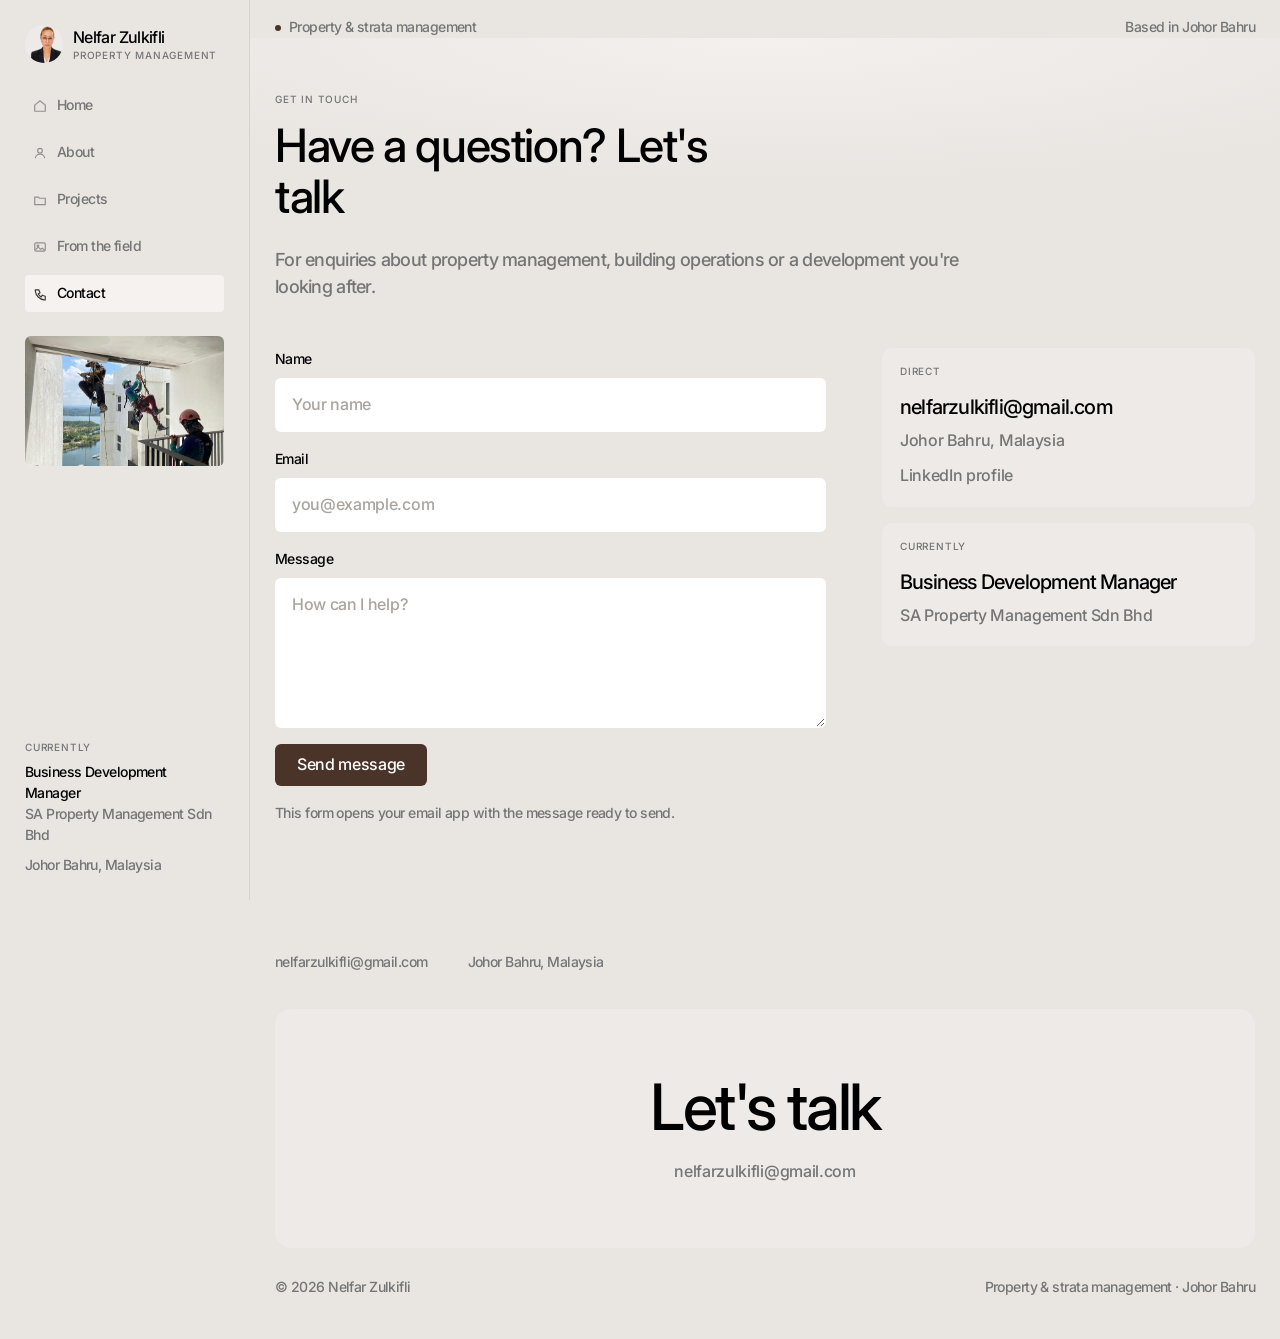
<file: contact.html>
<!DOCTYPE html>
<html lang="en">
<head>
<meta charset="utf-8">
<meta name="viewport" content="width=device-width, initial-scale=1">
<title>Contact — Nelfar Zulkifli</title>
<meta name="description" content="Get in touch with Nelfar Zulkifli about property management, building operations or a development you're looking after.">
<link rel="preconnect" href="https://fonts.googleapis.com">
<link rel="preconnect" href="https://fonts.gstatic.com" crossorigin>
<link href="https://fonts.googleapis.com/css2?family=Inter:opsz,wght@14..32,500;14..32,600&display=swap" rel="stylesheet">
<link rel="stylesheet" href="assets/css/site.css?v=4">
<link rel="icon" href="assets/img/avatar.jpg?v=3">
</head>
<body>

<div class="shell">

  <aside class="rail">
    <a class="rail__id" href="index.html" aria-label="Nelfar Zulkifli, home">
      <img class="rail__avatar" src="assets/img/avatar.jpg?v=3" alt="Nelfar Zulkifli" width="38" height="38">
      <span><span class="rail__name">Nelfar Zulkifli</span><span class="eyebrow rail__role">Property Management</span></span>
    </a>
    <nav class="nav" aria-label="Main">
      <a class="nav__item" href="index.html"><svg viewBox="0 0 24 24" fill="none" stroke="currentColor" stroke-width="2" aria-hidden="true"><path d="M3 10.5 12 3l9 7.5V21H3z"/></svg>Home</a>
      <a class="nav__item" href="about.html"><svg viewBox="0 0 24 24" fill="none" stroke="currentColor" stroke-width="2" aria-hidden="true"><circle cx="12" cy="8" r="4"/><path d="M4 21c0-4 3.6-7 8-7s8 3 8 7"/></svg>About</a>
      <a class="nav__item" href="projects.html"><svg viewBox="0 0 24 24" fill="none" stroke="currentColor" stroke-width="2" aria-hidden="true"><path d="M3 7h6l2 2h10v11H3z"/></svg>Projects</a>
      <a class="nav__item" href="gallery.html"><svg viewBox="0 0 24 24" fill="none" stroke="currentColor" stroke-width="2" aria-hidden="true"><rect x="3" y="5" width="18" height="14" rx="2"/><circle cx="8.5" cy="10" r="1.5"/><path d="m4 17 5-5 4 4 3-2 4 4"/></svg>From the field</a>
      <a class="nav__item" href="contact.html" aria-current="page"><svg viewBox="0 0 24 24" fill="none" stroke="currentColor" stroke-width="2" aria-hidden="true"><path d="M4 5h6l2 5-3 2a12 12 0 0 0 5 5l2-3 5 2v6h-2A17 17 0 0 1 4 7z"/></svg>Contact</a>
    </nav>
    <img class="rail__tile" src="assets/img/sidebar.jpg?v=2" alt="Rope-access technicians inspecting a high-rise façade" width="200" height="130" loading="lazy">
    <div class="rail__foot">
      <span class="eyebrow">Currently</span>
      <span class="small"><strong>Business Development Manager</strong>SA Property Management Sdn Bhd</span>
      <span class="small">Johor Bahru, Malaysia</span>
    </div>
  </aside>

  <header class="topbar">
    <a class="topbar__id" href="index.html">
      <img class="topbar__avatar" src="assets/img/avatar.jpg?v=3" alt="" width="38" height="38">
      <span><span class="rail__name">Nelfar Zulkifli</span><span class="eyebrow rail__role">Property Management</span></span>
    </a>
    <button class="burger" type="button" aria-expanded="false" aria-controls="drawer" aria-label="Open menu"><span></span><span></span><span></span></button>
  </header>

  <div class="drawer" id="drawer">
    <div class="drawer__backdrop"></div>
    <div class="drawer__panel" role="dialog" aria-modal="true" aria-label="Menu">
      <button class="drawer__close" type="button" aria-label="Close menu">Close</button>
      <nav class="nav" data-stagger aria-label="Mobile">
        <a class="nav__item" href="index.html">Home</a>
        <a class="nav__item" href="about.html">About</a>
        <a class="nav__item" href="projects.html">Projects</a>
        <a class="nav__item" href="gallery.html">From the field</a>
        <a class="nav__item" href="contact.html" aria-current="page">Contact</a>
      </nav>
      <div class="rail__foot">
        <span class="eyebrow">Currently</span>
        <span class="small"><strong>Business Development Manager</strong>SA Property Management Sdn Bhd</span>
      </div>
    </div>
  </div>

  <main class="main">

    <div class="wrap">
      <div class="status">
        <span><span class="status__dot"></span>Property &amp; strata management</span>
        <span>Based in Johor Bahru</span>
      </div>
    </div>

    <section class="hero" style="padding-bottom:24px">
      <div class="hero__bg" aria-hidden="true"></div>
      <div class="wrap hero__inner" style="text-align:left">
        <span class="eyebrow enter" style="--d:0;display:block;margin-bottom:16px">Get in touch</span>
        <h1 class="h1" style="max-width:16ch;margin:0">
          <span class="word">Have</span> <span class="word">a</span> <span class="word">question?</span>
          <span class="word">Let's</span> <span class="word">talk</span>
        </h1>
        <p class="lead enter" style="--d:420;margin-top:24px;max-width:58ch">
          For enquiries about property management, building operations or a development you're
          looking after.
        </p>
      </div>
    </section>

    <section class="section" style="padding-top:24px">
      <div class="wrap">
        <!-- .about already sets these columns; setting them inline defeated the
             mobile breakpoint and made the page scroll sideways on a phone. -->
        <div class="about">

          <form class="form reveal" data-mailto="nelfarzulkifli@gmail.com" novalidate>
            <div class="field">
              <label for="name">Name</label>
              <input id="name" name="name" type="text" placeholder="Your name" required>
            </div>
            <div class="field">
              <label for="email">Email</label>
              <input id="email" name="email" type="email" placeholder="you@example.com" required>
            </div>
            <div class="field">
              <label for="message">Message</label>
              <textarea id="message" name="message" placeholder="How can I help?" required></textarea>
            </div>
            <div>
              <button class="btn btn--primary" type="submit">Send message</button>
            </div>
            <p class="small" style="color:var(--muted)">
              This form opens your email app with the message ready to send.
            </p>
          </form>

          <aside class="reveal">
            <div class="card" style="min-height:0">
              <span class="eyebrow" style="display:block;margin-bottom:16px">Direct</span>
              <p class="card-title" style="margin-bottom:6px">
                <a class="link-u" href="mailto:nelfarzulkifli@gmail.com">nelfarzulkifli@gmail.com</a>
              </p>
              <p class="body" style="margin-bottom:10px">Johor Bahru, Malaysia</p>
              <p class="body">
                <a class="link-u" href="https://www.linkedin.com/in/nelfar-zulkifli-586ab71a7/" target="_blank" rel="noopener">LinkedIn profile</a>
              </p>
            </div>
            <div class="card" style="min-height:0;margin-top:16px">
              <span class="eyebrow" style="display:block;margin-bottom:16px">Currently</span>
              <p class="card-title" style="margin-bottom:6px">Business Development Manager</p>
              <p class="body">SA Property Management Sdn Bhd</p>
            </div>
          </aside>

        </div>
      </div>
    </section>

    <footer class="foot">
      <div class="wrap">
        <div class="foot__links reveal">
          <a class="link-u" href="mailto:nelfarzulkifli@gmail.com">nelfarzulkifli@gmail.com</a>
          <span>Johor Bahru, Malaysia</span>
        </div>
        <a class="foot__cta reveal" href="mailto:nelfarzulkifli@gmail.com">
          <b>Let's talk</b>
          <span>nelfarzulkifli@gmail.com</span>
        </a>
        <div class="foot__base">
          <span>© 2026 Nelfar Zulkifli</span>
          <span>Property &amp; strata management · Johor Bahru</span>
        </div>
      </div>
    </footer>

  </main>
</div>

<script src="assets/js/site.js?v=5"></script>
</body>
</html>
</file>
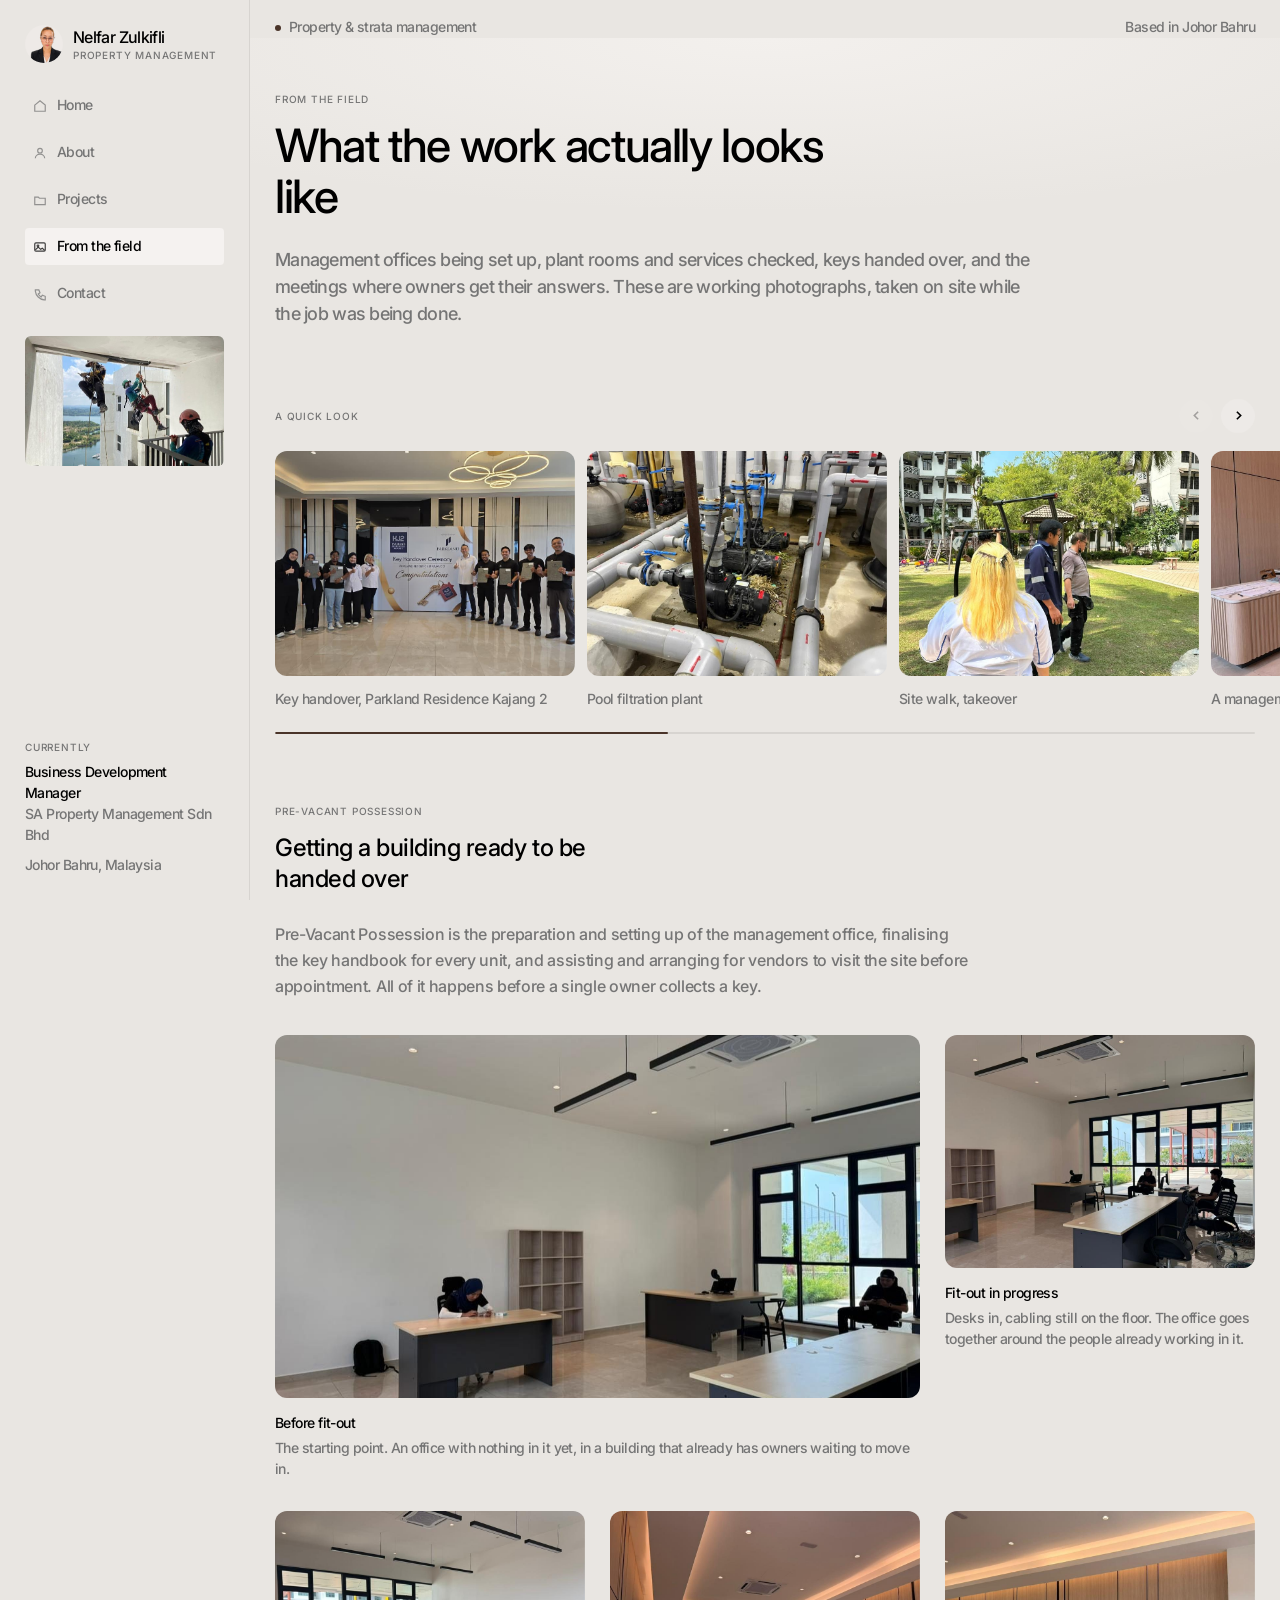
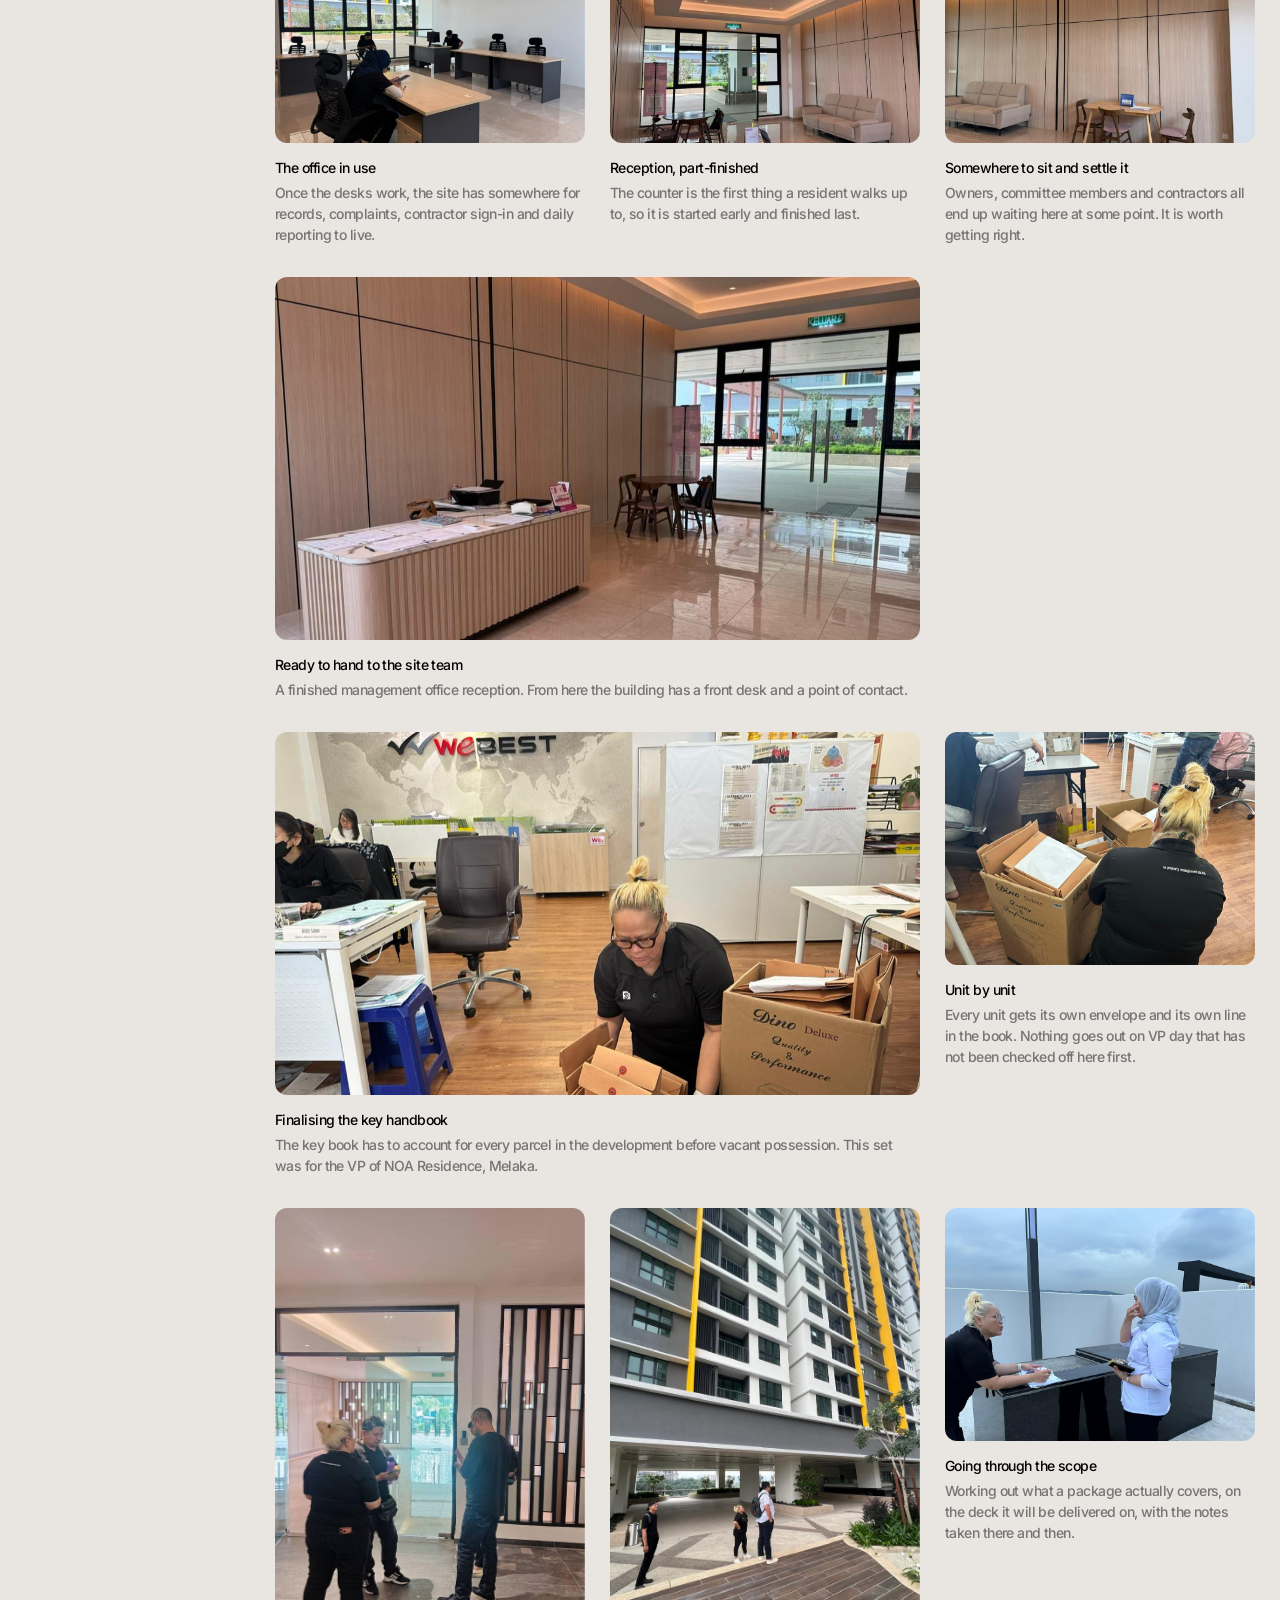
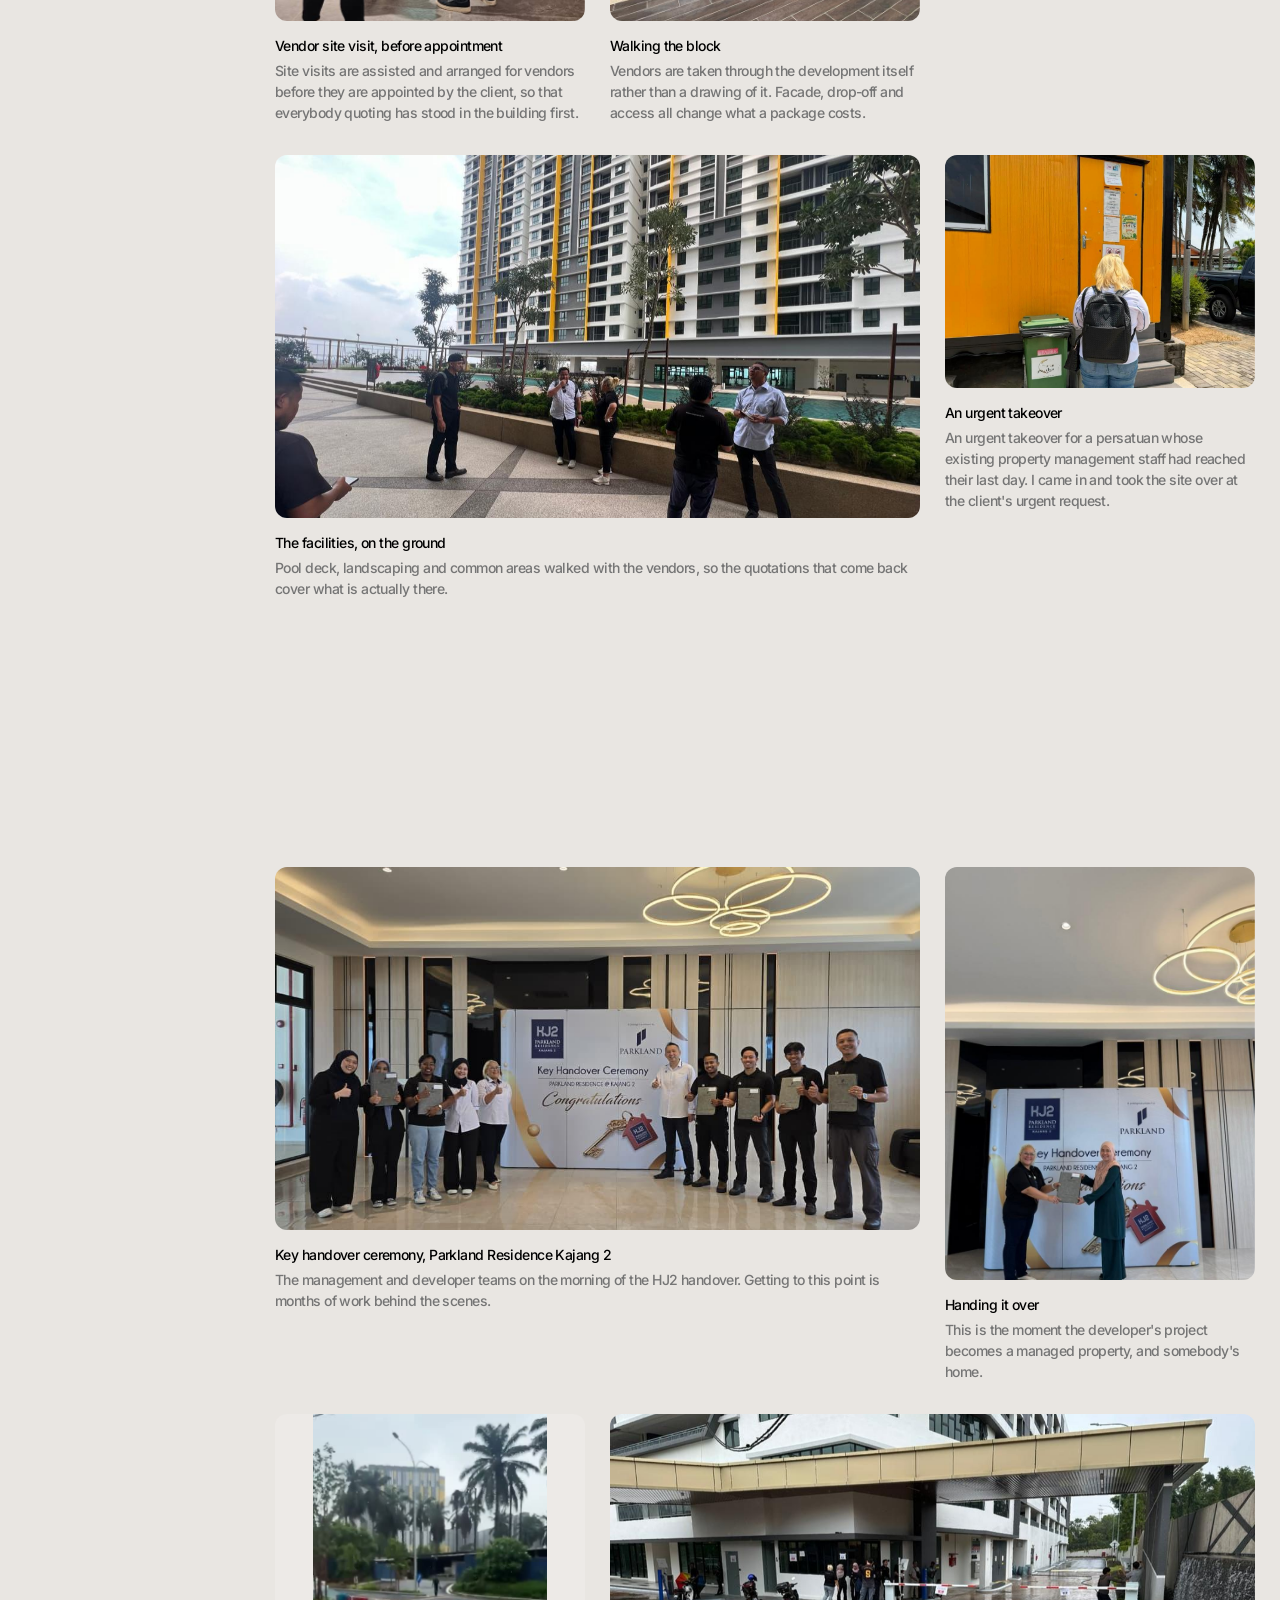
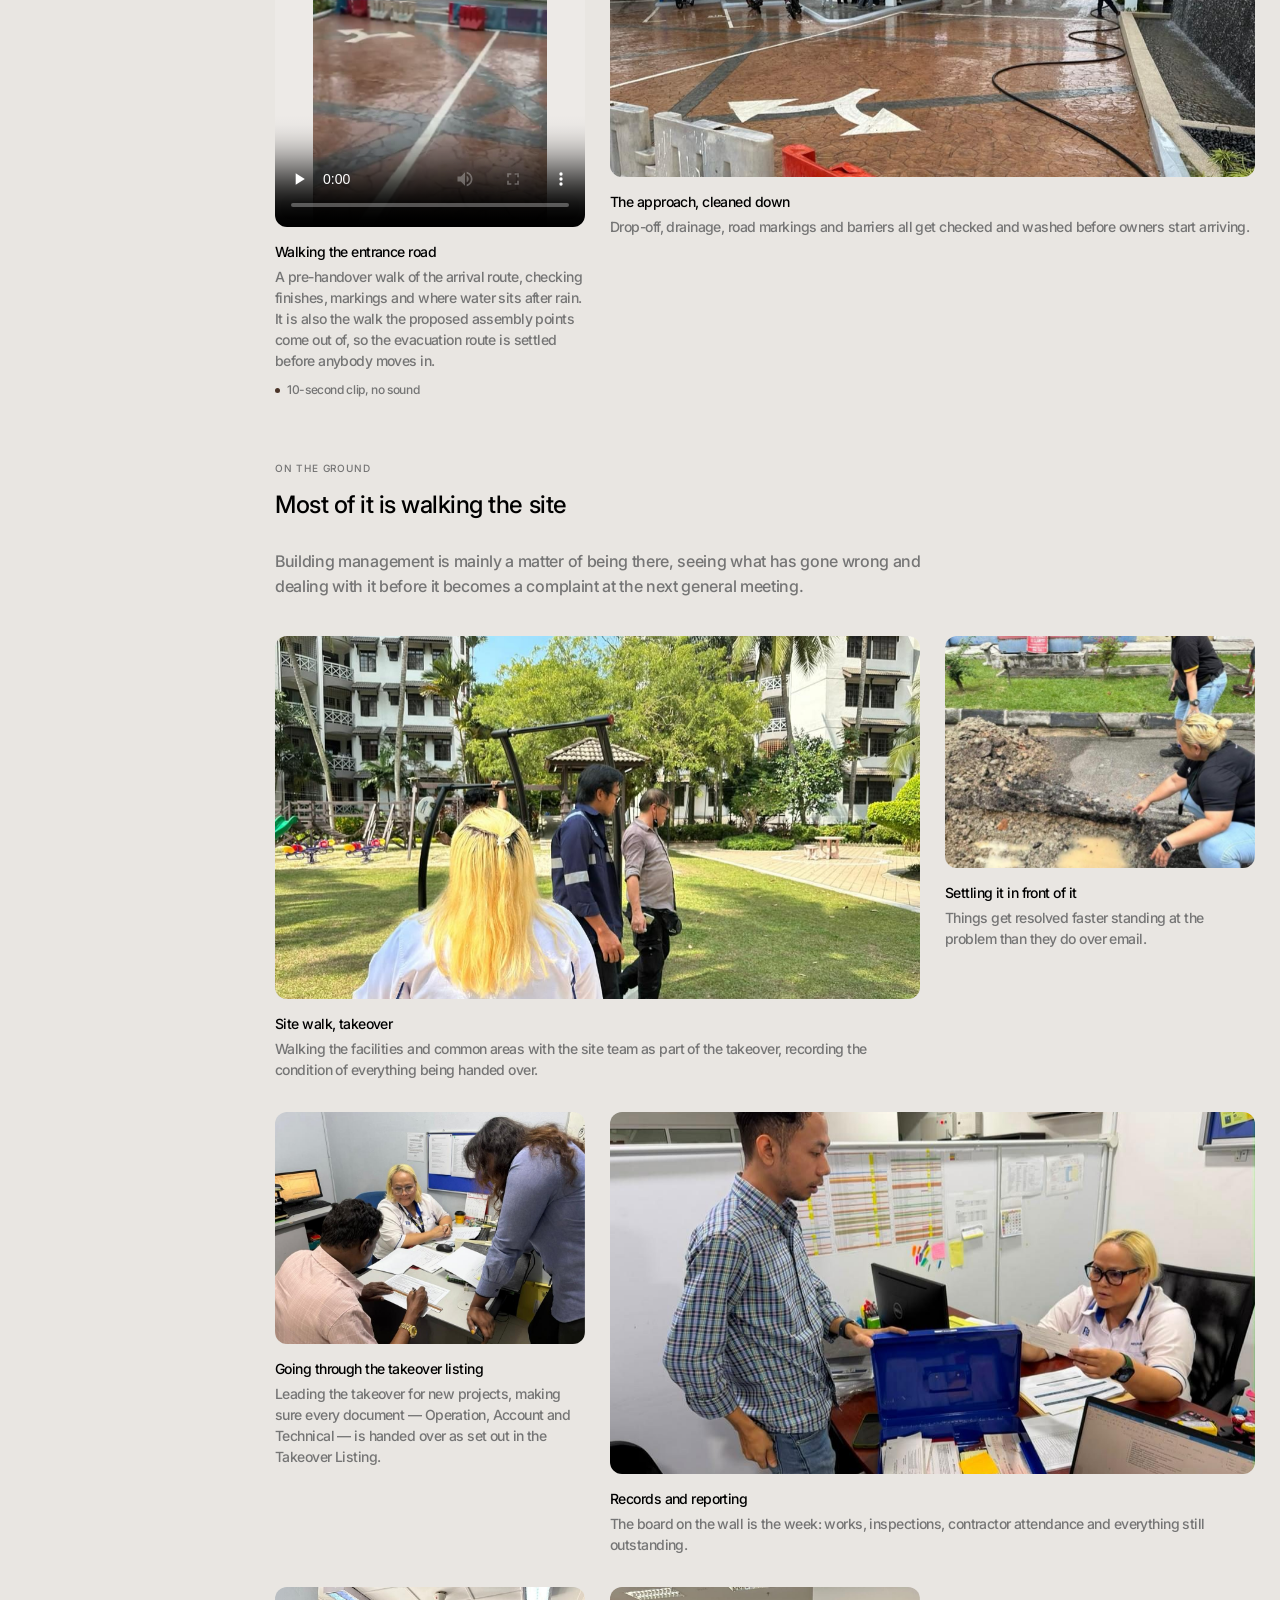
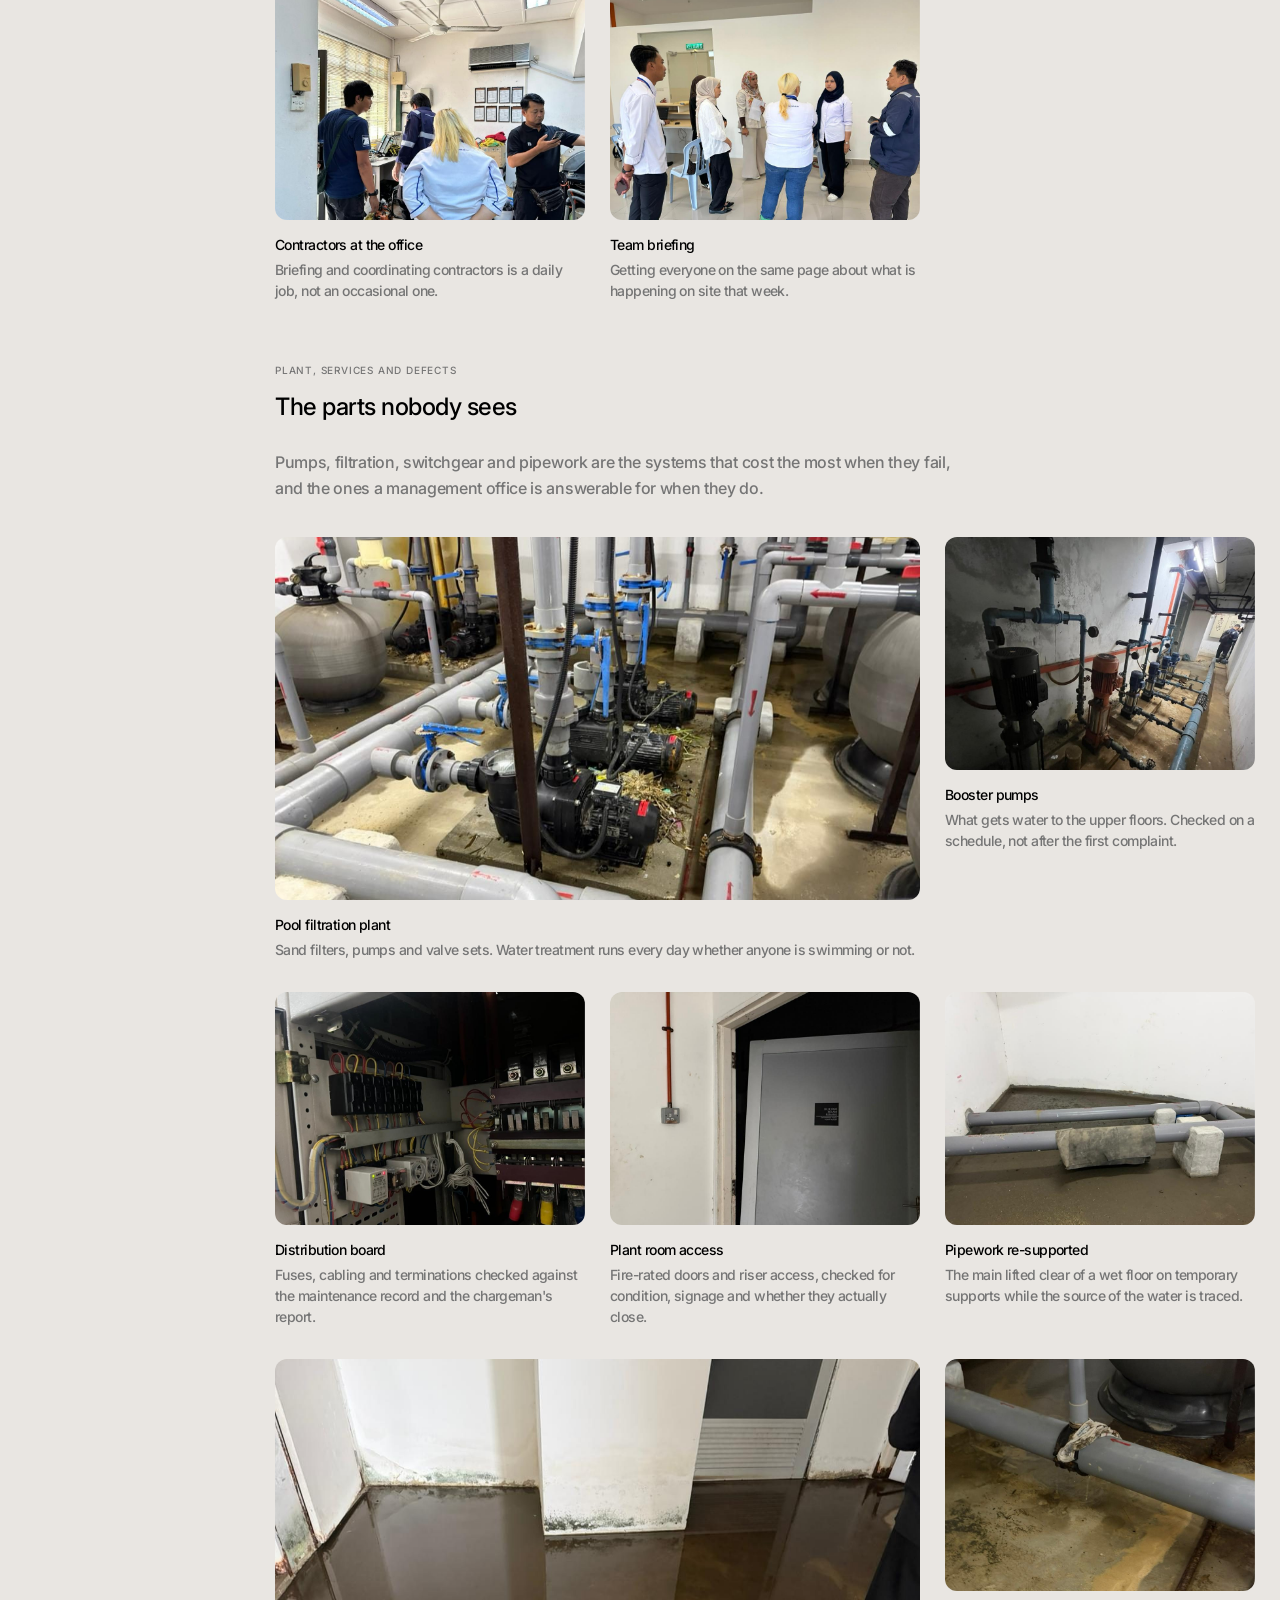
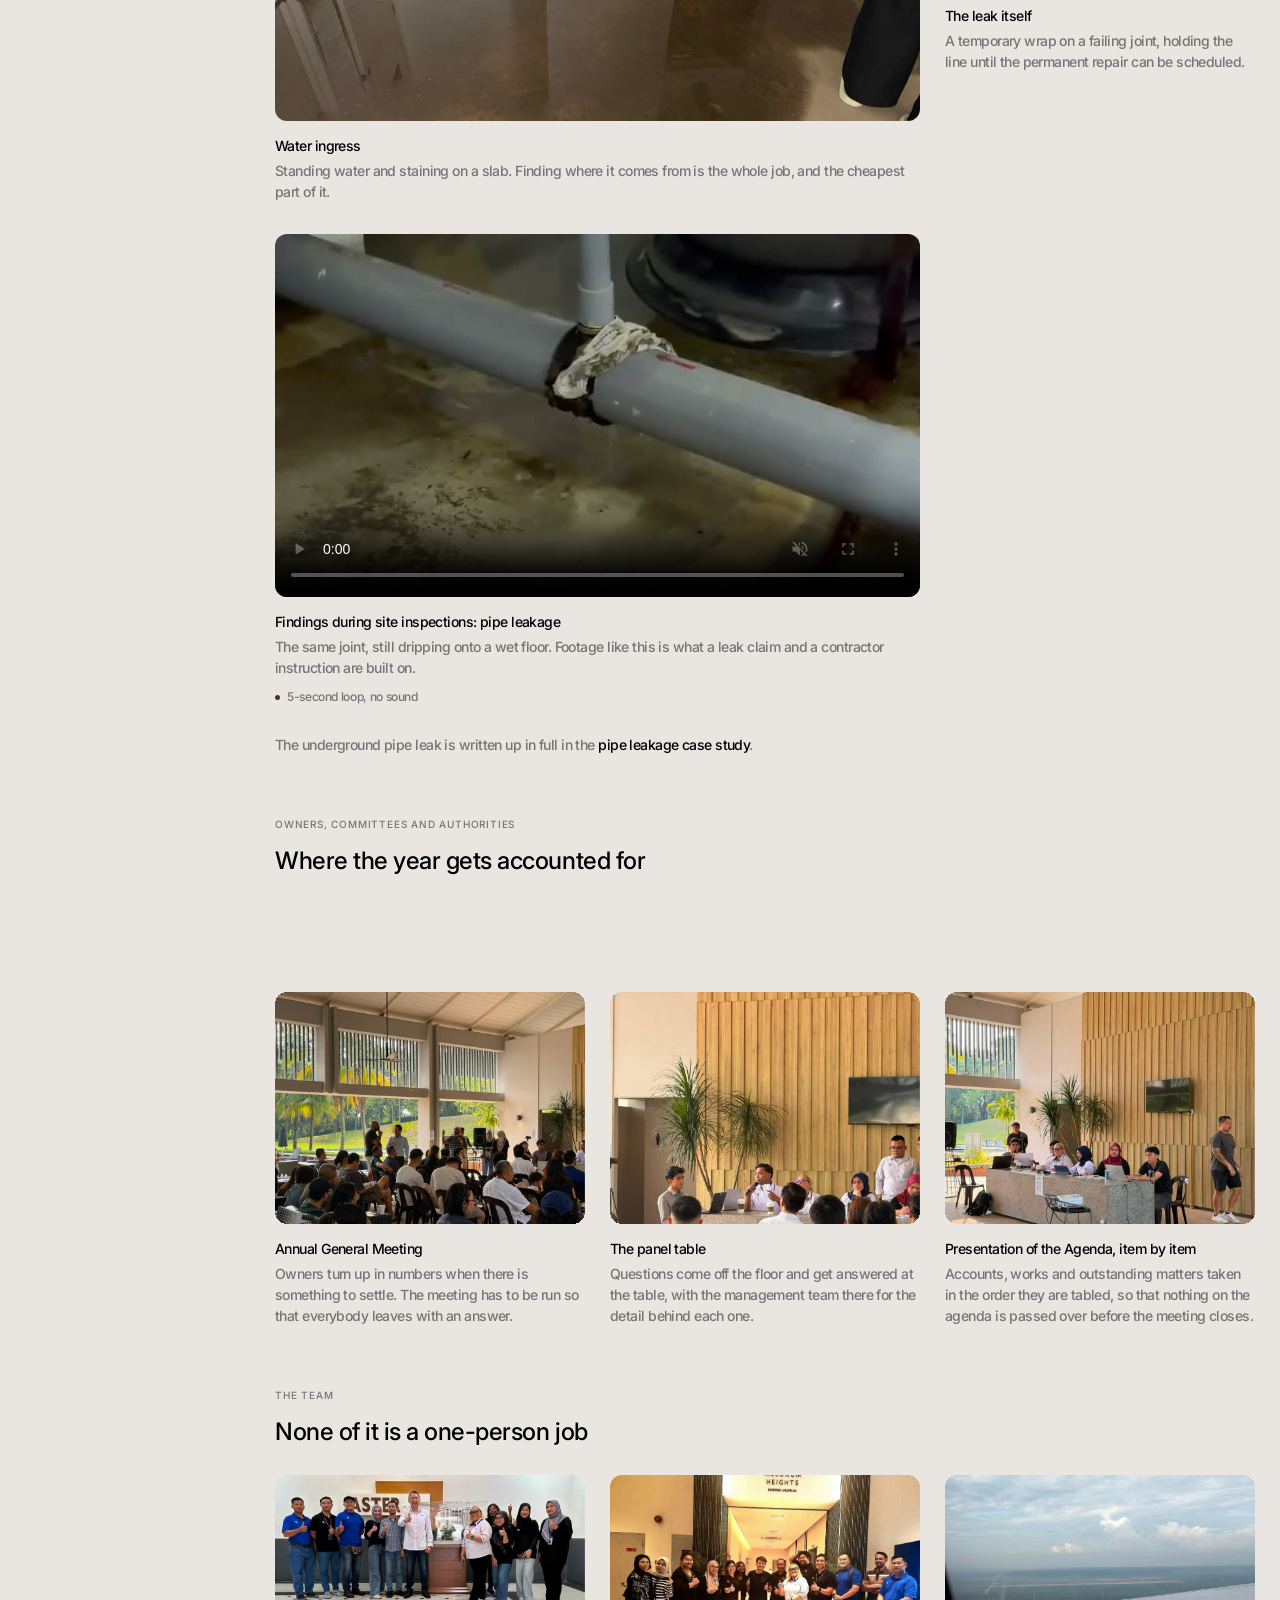
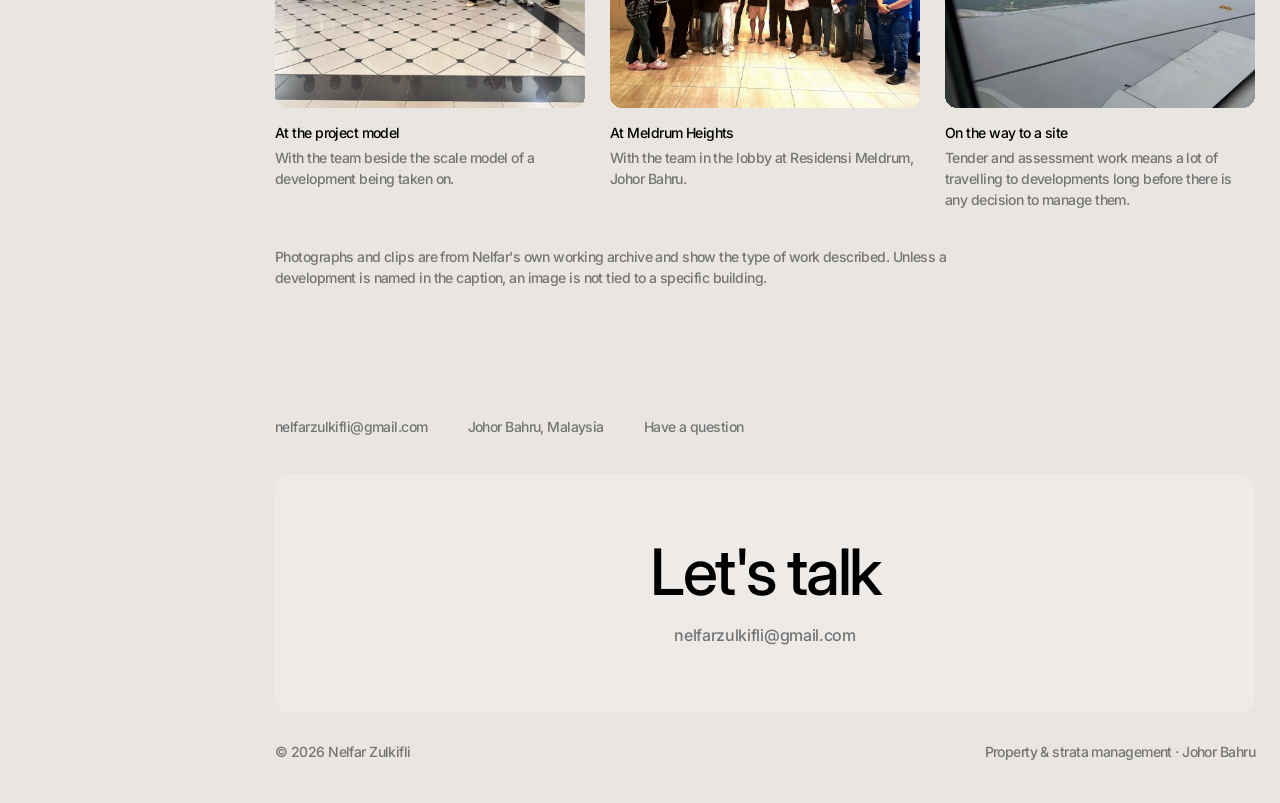
<file: gallery.html>
<!DOCTYPE html>
<html lang="en">
<head>
<meta charset="utf-8">
<meta name="viewport" content="width=device-width, initial-scale=1">
<title>From the field — Nelfar Zulkifli</title>
<meta name="description" content="Photographs and clips from live sites: management offices being set up, plant rooms and services checked, vacant possession handovers, and owners' meetings.">
<link rel="preconnect" href="https://fonts.googleapis.com">
<link rel="preconnect" href="https://fonts.gstatic.com" crossorigin>
<link href="https://fonts.googleapis.com/css2?family=Inter:opsz,wght@14..32,500;14..32,600&display=swap" rel="stylesheet">
<link rel="stylesheet" href="assets/css/site.css?v=4">
<link rel="icon" href="assets/img/avatar.jpg?v=3">
</head>
<body>

<div class="shell">

  <aside class="rail">
    <a class="rail__id" href="index.html" aria-label="Nelfar Zulkifli, home">
      <img class="rail__avatar" src="assets/img/avatar.jpg?v=3" alt="Nelfar Zulkifli" width="38" height="38">
      <span>
        <span class="rail__name">Nelfar Zulkifli</span>
        <span class="eyebrow rail__role">Property Management</span>
      </span>
    </a>
    <nav class="nav" aria-label="Main">
      <a class="nav__item" href="index.html"><svg viewBox="0 0 24 24" fill="none" stroke="currentColor" stroke-width="2" aria-hidden="true"><path d="M3 10.5 12 3l9 7.5V21H3z"/></svg>Home</a>
      <a class="nav__item" href="about.html"><svg viewBox="0 0 24 24" fill="none" stroke="currentColor" stroke-width="2" aria-hidden="true"><circle cx="12" cy="8" r="4"/><path d="M4 21c0-4 3.6-7 8-7s8 3 8 7"/></svg>About</a>
      <a class="nav__item" href="projects.html"><svg viewBox="0 0 24 24" fill="none" stroke="currentColor" stroke-width="2" aria-hidden="true"><path d="M3 7h6l2 2h10v11H3z"/></svg>Projects</a>
      <a class="nav__item" href="gallery.html" aria-current="page"><svg viewBox="0 0 24 24" fill="none" stroke="currentColor" stroke-width="2" aria-hidden="true"><rect x="3" y="5" width="18" height="14" rx="2"/><circle cx="8.5" cy="10" r="1.5"/><path d="m4 17 5-5 4 4 3-2 4 4"/></svg>From the field</a>
      <a class="nav__item" href="contact.html"><svg viewBox="0 0 24 24" fill="none" stroke="currentColor" stroke-width="2" aria-hidden="true"><path d="M4 5h6l2 5-3 2a12 12 0 0 0 5 5l2-3 5 2v6h-2A17 17 0 0 1 4 7z"/></svg>Contact</a>
    </nav>
    <img class="rail__tile" src="assets/img/sidebar.jpg?v=2" alt="Rope-access technicians inspecting a high-rise façade" width="200" height="130" loading="lazy">
    <div class="rail__foot">
      <span class="eyebrow">Currently</span>
      <span class="small"><strong>Business Development Manager</strong>SA Property Management Sdn Bhd</span>
      <span class="small">Johor Bahru, Malaysia</span>
    </div>
  </aside>

  <header class="topbar">
    <a class="topbar__id" href="index.html">
      <img class="topbar__avatar" src="assets/img/avatar.jpg?v=3" alt="" width="38" height="38">
      <span><span class="rail__name">Nelfar Zulkifli</span><span class="eyebrow rail__role">Property Management</span></span>
    </a>
    <button class="burger" type="button" aria-expanded="false" aria-controls="drawer" aria-label="Open menu"><span></span><span></span><span></span></button>
  </header>

  <div class="drawer" id="drawer">
    <div class="drawer__backdrop"></div>
    <div class="drawer__panel" role="dialog" aria-modal="true" aria-label="Menu">
      <button class="drawer__close" type="button" aria-label="Close menu">Close</button>
      <nav class="nav" data-stagger aria-label="Mobile">
        <a class="nav__item" href="index.html">Home</a>
        <a class="nav__item" href="about.html">About</a>
        <a class="nav__item" href="projects.html">Projects</a>
        <a class="nav__item" href="gallery.html" aria-current="page">From the field</a>
        <a class="nav__item" href="contact.html">Contact</a>
      </nav>
      <div class="rail__foot">
        <span class="eyebrow">Currently</span>
        <span class="small"><strong>Business Development Manager</strong>SA Property Management Sdn Bhd</span>
      </div>
    </div>
  </div>

  <main class="main">

    <div class="wrap">
      <div class="status">
        <span><span class="status__dot"></span>Property &amp; strata management</span>
        <span>Based in Johor Bahru</span>
      </div>
    </div>

    <!-- ---------- hero ---------- -->
    <section class="hero">
      <div class="hero__bg" aria-hidden="true"></div>
      <div class="wrap hero__inner" style="text-align:left">
        <span class="eyebrow enter" style="--d:0;display:block;margin-bottom:16px">From the field</span>
        <h1 class="h1" style="max-width:20ch;margin:0">
          <span class="word">What</span> <span class="word">the</span> <span class="word">work</span>
          <span class="word">actually</span> <span class="word">looks</span> <span class="word">like</span>
        </h1>
        <p class="lead enter" style="--d:480;margin-top:24px;max-width:64ch">
          Management offices being set up, plant rooms and services checked, keys handed over, and
          the meetings where owners get their answers. These are working photographs, taken on site
          while the job was being done.
        </p>
      </div>
    </section>

    <!-- ---------- highlight reel ---------- -->
    <section class="section" style="padding-top:8px;padding-bottom:48px">
      <div class="wrap">
        <div class="reel__head reveal">
          <span class="eyebrow">A quick look</span>
          <div class="reel__nav">
            <button type="button" data-reel="prev" aria-label="Previous"><svg viewBox="0 0 24 24" fill="none" stroke="currentColor" stroke-width="3"><path d="M15 5 8 12l7 7"/></svg></button>
            <button type="button" data-reel="next" aria-label="Next"><svg viewBox="0 0 24 24" fill="none" stroke="currentColor" stroke-width="3"><path d="m9 5 7 7-7 7"/></svg></button>
          </div>
        </div>

        <div class="reel reveal">
          <div class="reel__track" data-reel-track tabindex="0" role="group" aria-label="Highlights, scroll sideways">
            <figure class="reel__item">
              <div class="reel__frame"><span class="gal__par"><img src="assets/img/field/handover-parkland-team.jpg" alt="The management and developer team at the Parkland Residence Kajang 2 key handover ceremony" width="1000" height="750" loading="lazy"></span></div>
              <figcaption>Key handover, Parkland Residence Kajang 2</figcaption>
            </figure>
            <figure class="reel__item">
              <div class="reel__frame"><span class="gal__par"><img src="assets/img/field/plant-pool-filtration.jpg" alt="Sand filters, pumps and valve sets in a pool filtration plant room" width="1080" height="810" loading="lazy"></span></div>
              <figcaption>Pool filtration plant</figcaption>
            </figure>
            <figure class="reel__item">
              <div class="reel__frame"><span class="gal__par"><img src="assets/img/field/walkabout-courtyard.jpg" alt="Nelfar Zulkifli walking a landscaped courtyard with the site team" width="1080" height="810" loading="lazy"></span></div>
              <figcaption>Site walk, takeover</figcaption>
            </figure>
            <figure class="reel__item">
              <div class="reel__frame"><span class="gal__par"><img src="assets/img/field/office-reception.jpg" alt="A finished reception counter in a management office" width="1080" height="810" loading="lazy"></span></div>
              <figcaption>A management office, finished</figcaption>
            </figure>
            <figure class="reel__item">
              <div class="reel__frame"><span class="gal__par"><img src="assets/img/field/townhall-floor.jpg" alt="A full hall of seated owners at an annual general meeting" width="1080" height="810" loading="lazy"></span></div>
              <figcaption>Annual General Meeting</figcaption>
            </figure>
            <figure class="reel__item">
              <div class="reel__frame"><span class="gal__par"><img src="assets/img/field/driveway-washdown.jpg" alt="A wet stamped-concrete drop-off being washed down before handover" width="1080" height="810" loading="lazy"></span></div>
              <figcaption>The approach, cleaned down</figcaption>
            </figure>
            <figure class="reel__item">
              <div class="reel__frame"><span class="gal__par"><img src="assets/img/field/leak-joint.jpg" alt="A temporary wrap on a leaking joint on a water main" width="1080" height="810" loading="lazy"></span></div>
              <figcaption>A leak, found</figcaption>
            </figure>
            <figure class="reel__item">
              <div class="reel__frame"><span class="gal__par"><img src="assets/img/field/team-meldrum.jpg" alt="Nelfar Zulkifli and colleagues in the lobby at Meldrum Heights" width="1024" height="768" loading="lazy"></span></div>
              <figcaption>With the team at Meldrum Heights</figcaption>
            </figure>
          </div>
          <div class="reel__bar" aria-hidden="true"><span data-reel-bar></span></div>
        </div>
      </div>
    </section>

    <!-- ---------- 1. pre-vacant possession ---------- -->
    <section class="section" style="padding-top:24px" id="takeover">
      <div class="wrap">
        <header class="section__head section__head--left reveal" style="margin-bottom:28px">
          <span class="eyebrow">Pre-Vacant Possession</span>
          <h2 class="h2" style="font-size:24px;line-height:1.3">Getting a building ready to be handed over</h2>
        </header>
        <p class="body reveal" style="max-width:70ch;margin-bottom:36px">
          Pre-Vacant Possession is the preparation and setting up of the management office, finalising
          the key handbook for every unit, and assisting and arranging for vendors to visit the site
          before appointment. All of it happens before a single owner collects a key.
        </p>

        <div class="gal" data-stagger>
          <figure class="gal__item gal__item--wide reveal">
            <div class="gal__frame" data-zoom>
              <span class="gal__par"><img src="assets/img/field/office-bare.jpg" alt="An empty management office with a bare desk and shelving unit" width="1080" height="810" loading="lazy"></span>
              <span class="gal__zoom" aria-hidden="true"><svg viewBox="0 0 24 24" fill="none" stroke="currentColor" stroke-width="2.5"><circle cx="11" cy="11" r="7"/><path d="m20 20-3.5-3.5M11 8v6M8 11h6"/></svg></span>
            </div>
            <figcaption class="gal__cap"><b>Before fit-out</b>The starting point. An office with nothing in it yet, in a building that already has owners waiting to move in.</figcaption>
          </figure>

          <figure class="gal__item reveal">
            <div class="gal__frame" data-zoom>
              <span class="gal__par"><img src="assets/img/field/office-setup.jpg" alt="A management office mid fit-out with desks in place and cabling coiled on the floor" width="1080" height="810" loading="lazy"></span>
              <span class="gal__zoom" aria-hidden="true"><svg viewBox="0 0 24 24" fill="none" stroke="currentColor" stroke-width="2.5"><circle cx="11" cy="11" r="7"/><path d="m20 20-3.5-3.5M11 8v6M8 11h6"/></svg></span>
            </div>
            <figcaption class="gal__cap"><b>Fit-out in progress</b>Desks in, cabling still on the floor. The office goes together around the people already working in it.</figcaption>
          </figure>

          <figure class="gal__item reveal">
            <div class="gal__frame" data-zoom>
              <span class="gal__par"><img src="assets/img/field/office-desks.jpg" alt="Staff working at desks in a completed management office" width="1080" height="810" loading="lazy"></span>
              <span class="gal__zoom" aria-hidden="true"><svg viewBox="0 0 24 24" fill="none" stroke="currentColor" stroke-width="2.5"><circle cx="11" cy="11" r="7"/><path d="m20 20-3.5-3.5M11 8v6M8 11h6"/></svg></span>
            </div>
            <figcaption class="gal__cap"><b>The office in use</b>Once the desks work, the site has somewhere for records, complaints, contractor sign-in and daily reporting to live.</figcaption>
          </figure>

          <figure class="gal__item reveal">
            <div class="gal__frame" data-zoom>
              <span class="gal__par"><img src="assets/img/field/office-reception-fitout.jpg" alt="A timber-panelled reception area with equipment still on the counter during fit-out" width="1080" height="810" loading="lazy"></span>
              <span class="gal__zoom" aria-hidden="true"><svg viewBox="0 0 24 24" fill="none" stroke="currentColor" stroke-width="2.5"><circle cx="11" cy="11" r="7"/><path d="m20 20-3.5-3.5M11 8v6M8 11h6"/></svg></span>
            </div>
            <figcaption class="gal__cap"><b>Reception, part-finished</b>The counter is the first thing a resident walks up to, so it is started early and finished last.</figcaption>
          </figure>

                    <figure class="gal__item reveal">
            <div class="gal__frame" data-zoom>
              <span class="gal__par"><img src="assets/img/field/office-lounge.jpg" alt="A seating area with sofa and table inside a management office" width="1080" height="810" loading="lazy"></span>
              <span class="gal__zoom" aria-hidden="true"><svg viewBox="0 0 24 24" fill="none" stroke="currentColor" stroke-width="2.5"><circle cx="11" cy="11" r="7"/><path d="m20 20-3.5-3.5M11 8v6M8 11h6"/></svg></span>
            </div>
            <figcaption class="gal__cap"><b>Somewhere to sit and settle it</b>Owners, committee members and contractors all end up waiting here at some point. It is worth getting right.</figcaption>
          </figure>

<figure class="gal__item gal__item--wide reveal">
            <div class="gal__frame" data-zoom>
              <span class="gal__par"><img src="assets/img/field/office-reception.jpg" alt="A finished reception counter in a management office" width="1080" height="810" loading="lazy"></span>
              <span class="gal__zoom" aria-hidden="true"><svg viewBox="0 0 24 24" fill="none" stroke="currentColor" stroke-width="2.5"><circle cx="11" cy="11" r="7"/><path d="m20 20-3.5-3.5M11 8v6M8 11h6"/></svg></span>
            </div>
            <figcaption class="gal__cap"><b>Ready to hand to the site team</b>A finished management office reception. From here the building has a front desk and a point of contact.</figcaption>
          </figure>

          <figure class="gal__item gal__item--wide reveal">
            <div class="gal__frame" data-zoom>
              <span class="gal__par"><img src="assets/img/field/keybook-office.jpg" alt="Nelfar Zulkifli sorting unit files into document boxes in an office" width="1080" height="810" loading="lazy"></span>
              <span class="gal__zoom" aria-hidden="true"><svg viewBox="0 0 24 24" fill="none" stroke="currentColor" stroke-width="2.5"><circle cx="11" cy="11" r="7"/><path d="m20 20-3.5-3.5M11 8v6M8 11h6"/></svg></span>
            </div>
            <figcaption class="gal__cap"><b>Finalising the key handbook</b>The key book has to account for every parcel in the development before vacant possession. This set was for the VP of NOA Residence, Melaka.</figcaption>
          </figure>

          <figure class="gal__item reveal">
            <div class="gal__frame" data-zoom>
              <span class="gal__par"><img src="assets/img/field/keybook-packing.jpg" alt="Unit envelopes and files being packed into boxes for a vacant possession handover" width="1080" height="810" loading="lazy"></span>
              <span class="gal__zoom" aria-hidden="true"><svg viewBox="0 0 24 24" fill="none" stroke="currentColor" stroke-width="2.5"><circle cx="11" cy="11" r="7"/><path d="m20 20-3.5-3.5M11 8v6M8 11h6"/></svg></span>
            </div>
            <figcaption class="gal__cap"><b>Unit by unit</b>Every unit gets its own envelope and its own line in the book. Nothing goes out on VP day that has not been checked off here first.</figcaption>
          </figure>

          <figure class="gal__item gal__item--tall reveal">
            <div class="gal__frame" data-zoom>
              <span class="gal__par"><img src="assets/img/field/vendor-lobby.jpg" alt="Nelfar Zulkifli with vendors in the lobby of a newly completed development during a site visit" width="765" height="1020" loading="lazy"></span>
              <span class="gal__zoom" aria-hidden="true"><svg viewBox="0 0 24 24" fill="none" stroke="currentColor" stroke-width="2.5"><circle cx="11" cy="11" r="7"/><path d="m20 20-3.5-3.5M11 8v6M8 11h6"/></svg></span>
            </div>
            <figcaption class="gal__cap"><b>Vendor site visit, before appointment</b>Site visits are assisted and arranged for vendors before they are appointed by the client, so that everybody quoting has stood in the building first.</figcaption>
          </figure>

          <figure class="gal__item gal__item--tall reveal">
            <div class="gal__frame" data-zoom>
              <span class="gal__par"><img src="assets/img/field/vendor-tower.jpg" alt="Vendors looking up at the facade of a completed high-rise from the drop-off" width="810" height="1080" loading="lazy"></span>
              <span class="gal__zoom" aria-hidden="true"><svg viewBox="0 0 24 24" fill="none" stroke="currentColor" stroke-width="2.5"><circle cx="11" cy="11" r="7"/><path d="m20 20-3.5-3.5M11 8v6M8 11h6"/></svg></span>
            </div>
            <figcaption class="gal__cap"><b>Walking the block</b>Vendors are taken through the development itself rather than a drawing of it. Facade, drop-off and access all change what a package costs.</figcaption>
          </figure>

          <figure class="gal__item reveal">
            <div class="gal__frame" data-zoom>
              <span class="gal__par"><img src="assets/img/field/vendor-rooftop.jpg" alt="Nelfar Zulkifli going through notes with a colleague at a rooftop counter" width="1080" height="810" loading="lazy"></span>
              <span class="gal__zoom" aria-hidden="true"><svg viewBox="0 0 24 24" fill="none" stroke="currentColor" stroke-width="2.5"><circle cx="11" cy="11" r="7"/><path d="m20 20-3.5-3.5M11 8v6M8 11h6"/></svg></span>
            </div>
            <figcaption class="gal__cap"><b>Going through the scope</b>Working out what a package actually covers, on the deck it will be delivered on, with the notes taken there and then.</figcaption>
          </figure>

          <figure class="gal__item gal__item--wide reveal">
            <div class="gal__frame" data-zoom>
              <span class="gal__par"><img src="assets/img/field/vendor-poolside.jpg" alt="A group of vendors and management staff walking the pool deck of a new development" width="1080" height="810" loading="lazy"></span>
              <span class="gal__zoom" aria-hidden="true"><svg viewBox="0 0 24 24" fill="none" stroke="currentColor" stroke-width="2.5"><circle cx="11" cy="11" r="7"/><path d="m20 20-3.5-3.5M11 8v6M8 11h6"/></svg></span>
            </div>
            <figcaption class="gal__cap"><b>The facilities, on the ground</b>Pool deck, landscaping and common areas walked with the vendors, so the quotations that come back cover what is actually there.</figcaption>
          </figure>

          <figure class="gal__item gal__item--mfull reveal">
            <div class="gal__frame" data-zoom>
              <span class="gal__par"><img src="assets/img/field/site-office-container.jpg" alt="Nelfar Zulkifli at the door of an orange site office container" width="1080" height="810" loading="lazy"></span>
              <span class="gal__zoom" aria-hidden="true"><svg viewBox="0 0 24 24" fill="none" stroke="currentColor" stroke-width="2.5"><circle cx="11" cy="11" r="7"/><path d="m20 20-3.5-3.5M11 8v6M8 11h6"/></svg></span>
            </div>
            <figcaption class="gal__cap"><b>An urgent takeover</b>An urgent takeover for a persatuan whose existing property management staff had reached their last day. I came in and took the site over at the client's urgent request.</figcaption>
          </figure>
        </div>
      </div>
    </section>

    <!-- ---------- 2. vacant possession ---------- -->
    <section class="section" style="padding-top:0" id="handover">
      <div class="wrap">
        <header class="section__head section__head--left reveal" style="margin-bottom:28px">
          <span class="eyebrow">Vacant possession and handover</span>
          <h2 class="h2" style="font-size:24px;line-height:1.3">The day it stops being a project</h2>
        </header>
        <p class="body reveal" style="max-width:70ch;margin-bottom:36px">
          Vacant possession is the point a completed development becomes somebody's home and
          somebody's responsibility. Everything that happens before it is preparation for that
          morning.
        </p>

        <div class="gal" data-stagger>
          <figure class="gal__item gal__item--wide reveal">
            <div class="gal__frame" data-zoom>
              <span class="gal__par"><img src="assets/img/field/handover-parkland-team.jpg" alt="The management and developer team lined up at the Parkland Residence Kajang 2 key handover ceremony" width="1000" height="750" loading="lazy"></span>
              <span class="gal__zoom" aria-hidden="true"><svg viewBox="0 0 24 24" fill="none" stroke="currentColor" stroke-width="2.5"><circle cx="11" cy="11" r="7"/><path d="m20 20-3.5-3.5M11 8v6M8 11h6"/></svg></span>
            </div>
            <figcaption class="gal__cap"><b>Key handover ceremony, Parkland Residence Kajang 2</b>The management and developer teams on the morning of the HJ2 handover. Getting to this point is months of work behind the scenes.</figcaption>
          </figure>

          <figure class="gal__item gal__item--tall reveal">
            <div class="gal__frame" data-zoom>
              <span class="gal__par"><img src="assets/img/field/handover-parkland.jpg" alt="Nelfar Zulkifli handing over documents to an owner at the Parkland Residence Kajang 2 ceremony" width="810" height="1080" loading="lazy"></span>
              <span class="gal__zoom" aria-hidden="true"><svg viewBox="0 0 24 24" fill="none" stroke="currentColor" stroke-width="2.5"><circle cx="11" cy="11" r="7"/><path d="m20 20-3.5-3.5M11 8v6M8 11h6"/></svg></span>
            </div>
            <figcaption class="gal__cap"><b>Handing it over</b>This is the moment the developer's project becomes a managed property, and somebody's home.</figcaption>
          </figure>

                    <figure class="gal__item gal__item--tall reveal">
            <div class="gal__frame gal__frame--video gal__frame--contain">
              <video src="assets/video/driveway-walk.mp4" poster="assets/video/driveway-walk-poster.jpg"
                     controls playsinline preload="none"
                     aria-label="Walking the entrance road of a development after rain"></video>
            </div>
            <figcaption class="gal__cap"><b>Walking the entrance road</b>A pre-handover walk of the arrival route, checking finishes, markings and where water sits after rain. It is also the walk the proposed assembly points come out of, so the evacuation route is settled before anybody moves in.<span class="vid-note"><i></i>10-second clip, no sound</span></figcaption>
          </figure>

<figure class="gal__item gal__item--wide reveal">
            <div class="gal__frame" data-zoom>
              <span class="gal__par"><img src="assets/img/field/driveway-washdown.jpg" alt="A wet stamped-concrete drop-off being washed down in front of a new development" width="1080" height="810" loading="lazy"></span>
              <span class="gal__zoom" aria-hidden="true"><svg viewBox="0 0 24 24" fill="none" stroke="currentColor" stroke-width="2.5"><circle cx="11" cy="11" r="7"/><path d="m20 20-3.5-3.5M11 8v6M8 11h6"/></svg></span>
            </div>
            <figcaption class="gal__cap"><b>The approach, cleaned down</b>Drop-off, drainage, road markings and barriers all get checked and washed before owners start arriving.</figcaption>
          </figure>
        </div>
      </div>
    </section>

    <!-- ---------- 3. on the ground ---------- -->
    <section class="section" style="padding-top:0" id="ground">
      <div class="wrap">
        <header class="section__head section__head--left reveal" style="margin-bottom:28px">
          <span class="eyebrow">On the ground</span>
          <h2 class="h2" style="font-size:24px;line-height:1.3">Most of it is walking the site</h2>
        </header>
        <p class="body reveal" style="max-width:70ch;margin-bottom:36px">
          Building management is mainly a matter of being there, seeing what has gone wrong and
          dealing with it before it becomes a complaint at the next general meeting.
        </p>

        <div class="gal" data-stagger>
          <figure class="gal__item gal__item--wide reveal">
            <div class="gal__frame" data-zoom>
              <span class="gal__par"><img src="assets/img/field/walkabout-courtyard.jpg" alt="Nelfar Zulkifli walking the landscaped courtyard of a low-rise apartment development with two colleagues" width="1080" height="810" loading="lazy"></span>
              <span class="gal__zoom" aria-hidden="true"><svg viewBox="0 0 24 24" fill="none" stroke="currentColor" stroke-width="2.5"><circle cx="11" cy="11" r="7"/><path d="m20 20-3.5-3.5M11 8v6M8 11h6"/></svg></span>
            </div>
            <figcaption class="gal__cap"><b>Site walk, takeover</b>Walking the facilities and common areas with the site team as part of the takeover, recording the condition of everything being handed over.</figcaption>
          </figure>

          <figure class="gal__item reveal">
            <div class="gal__frame" data-zoom>
              <span class="gal__par"><img src="assets/img/field/pipe-excavation.jpg" alt="Nelfar Zulkifli crouched at an excavated section of road, pointing into a water-filled trench" width="1080" height="704" loading="lazy" style="object-position:78% 50%"></span>
              <span class="gal__zoom" aria-hidden="true"><svg viewBox="0 0 24 24" fill="none" stroke="currentColor" stroke-width="2.5"><circle cx="11" cy="11" r="7"/><path d="m20 20-3.5-3.5M11 8v6M8 11h6"/></svg></span>
            </div>
            <figcaption class="gal__cap"><b>Settling it in front of it</b>Things get resolved faster standing at the problem than they do over email.</figcaption>
          </figure>

          <figure class="gal__item reveal">
            <div class="gal__frame" data-zoom>
              <span class="gal__par"><img src="assets/img/field/desk-documents.jpg" alt="Nelfar Zulkifli going through documents at a management office desk with two colleagues" width="1080" height="810" loading="lazy"></span>
              <span class="gal__zoom" aria-hidden="true"><svg viewBox="0 0 24 24" fill="none" stroke="currentColor" stroke-width="2.5"><circle cx="11" cy="11" r="7"/><path d="m20 20-3.5-3.5M11 8v6M8 11h6"/></svg></span>
            </div>
            <figcaption class="gal__cap"><b>Going through the takeover listing</b>Leading the takeover for new projects, making sure every document — Operation, Account and Technical — is handed over as set out in the Takeover Listing.</figcaption>
          </figure>

          <figure class="gal__item gal__item--wide reveal">
            <div class="gal__frame" data-zoom>
              <span class="gal__par"><img src="assets/img/field/desk-records.jpg" alt="Nelfar Zulkifli at her desk with records and a planning board on the wall behind" width="1080" height="810" loading="lazy"></span>
              <span class="gal__zoom" aria-hidden="true"><svg viewBox="0 0 24 24" fill="none" stroke="currentColor" stroke-width="2.5"><circle cx="11" cy="11" r="7"/><path d="m20 20-3.5-3.5M11 8v6M8 11h6"/></svg></span>
            </div>
            <figcaption class="gal__cap"><b>Records and reporting</b>The board on the wall is the week: works, inspections, contractor attendance and everything still outstanding.</figcaption>
          </figure>

          <figure class="gal__item reveal">
            <div class="gal__frame" data-zoom>
              <span class="gal__par"><img src="assets/img/field/office-contractors.jpg" alt="Contractors and technicians at a management office counter" width="1080" height="810" loading="lazy"></span>
              <span class="gal__zoom" aria-hidden="true"><svg viewBox="0 0 24 24" fill="none" stroke="currentColor" stroke-width="2.5"><circle cx="11" cy="11" r="7"/><path d="m20 20-3.5-3.5M11 8v6M8 11h6"/></svg></span>
            </div>
            <figcaption class="gal__cap"><b>Contractors at the office</b>Briefing and coordinating contractors is a daily job, not an occasional one.</figcaption>
          </figure>

          <figure class="gal__item reveal">
            <div class="gal__frame" data-zoom>
              <span class="gal__par"><img src="assets/img/field/site-coordination.jpg" alt="Nelfar Zulkifli standing with management staff and a technician in a management office" width="1080" height="810" loading="lazy"></span>
              <span class="gal__zoom" aria-hidden="true"><svg viewBox="0 0 24 24" fill="none" stroke="currentColor" stroke-width="2.5"><circle cx="11" cy="11" r="7"/><path d="m20 20-3.5-3.5M11 8v6M8 11h6"/></svg></span>
            </div>
            <figcaption class="gal__cap"><b>Team briefing</b>Getting everyone on the same page about what is happening on site that week.</figcaption>
          </figure>
        </div>
      </div>
    </section>

    <!-- ---------- 4. plant and defects ---------- -->
    <section class="section" style="padding-top:0" id="plant">
      <div class="wrap">
        <header class="section__head section__head--left reveal" style="margin-bottom:28px">
          <span class="eyebrow">Plant, services and defects</span>
          <h2 class="h2" style="font-size:24px;line-height:1.3">The parts nobody sees</h2>
        </header>
        <p class="body reveal" style="max-width:70ch;margin-bottom:36px">
          Pumps, filtration, switchgear and pipework are the systems that cost the most when they
          fail, and the ones a management office is answerable for when they do.
        </p>

        <div class="gal" data-stagger>
          <figure class="gal__item gal__item--wide reveal">
            <div class="gal__frame" data-zoom>
              <span class="gal__par"><img src="assets/img/field/plant-pool-filtration.jpg" alt="Sand filters, pumps and valve sets in a swimming pool filtration plant room" width="1080" height="810" loading="lazy"></span>
              <span class="gal__zoom" aria-hidden="true"><svg viewBox="0 0 24 24" fill="none" stroke="currentColor" stroke-width="2.5"><circle cx="11" cy="11" r="7"/><path d="m20 20-3.5-3.5M11 8v6M8 11h6"/></svg></span>
            </div>
            <figcaption class="gal__cap"><b>Pool filtration plant</b>Sand filters, pumps and valve sets. Water treatment runs every day whether anyone is swimming or not.</figcaption>
          </figure>

          <figure class="gal__item reveal">
            <div class="gal__frame" data-zoom>
              <span class="gal__par"><img src="assets/img/field/plant-booster-pumps.jpg" alt="A vertical multistage booster pump set and pipework in a basement plant room" width="1080" height="810" loading="lazy"></span>
              <span class="gal__zoom" aria-hidden="true"><svg viewBox="0 0 24 24" fill="none" stroke="currentColor" stroke-width="2.5"><circle cx="11" cy="11" r="7"/><path d="m20 20-3.5-3.5M11 8v6M8 11h6"/></svg></span>
            </div>
            <figcaption class="gal__cap"><b>Booster pumps</b>What gets water to the upper floors. Checked on a schedule, not after the first complaint.</figcaption>
          </figure>

          <figure class="gal__item reveal">
            <div class="gal__frame" data-zoom>
              <span class="gal__par"><img src="assets/img/field/plant-switchboard.jpg" alt="An open electrical distribution board showing fuses, terminations and cabling" width="1080" height="810" loading="lazy"></span>
              <span class="gal__zoom" aria-hidden="true"><svg viewBox="0 0 24 24" fill="none" stroke="currentColor" stroke-width="2.5"><circle cx="11" cy="11" r="7"/><path d="m20 20-3.5-3.5M11 8v6M8 11h6"/></svg></span>
            </div>
            <figcaption class="gal__cap"><b>Distribution board</b>Fuses, cabling and terminations checked against the maintenance record and the chargeman's report.</figcaption>
          </figure>

          <figure class="gal__item reveal">
            <div class="gal__frame" data-zoom>
              <span class="gal__par"><img src="assets/img/field/plant-door.jpg" alt="A metal plant room door with a fire notice plate" width="1080" height="810" loading="lazy"></span>
              <span class="gal__zoom" aria-hidden="true"><svg viewBox="0 0 24 24" fill="none" stroke="currentColor" stroke-width="2.5"><circle cx="11" cy="11" r="7"/><path d="m20 20-3.5-3.5M11 8v6M8 11h6"/></svg></span>
            </div>
            <figcaption class="gal__cap"><b>Plant room access</b>Fire-rated doors and riser access, checked for condition, signage and whether they actually close.</figcaption>
          </figure>

          <figure class="gal__item reveal">
            <div class="gal__frame" data-zoom>
              <span class="gal__par"><img src="assets/img/field/pipe-support.jpg" alt="A water main resting on concrete blocks above a wet floor" width="1080" height="810" loading="lazy"></span>
              <span class="gal__zoom" aria-hidden="true"><svg viewBox="0 0 24 24" fill="none" stroke="currentColor" stroke-width="2.5"><circle cx="11" cy="11" r="7"/><path d="m20 20-3.5-3.5M11 8v6M8 11h6"/></svg></span>
            </div>
            <figcaption class="gal__cap"><b>Pipework re-supported</b>The main lifted clear of a wet floor on temporary supports while the source of the water is traced.</figcaption>
          </figure>

          <figure class="gal__item gal__item--wide reveal">
            <div class="gal__frame" data-zoom>
              <span class="gal__par"><img src="assets/img/field/water-ingress.jpg" alt="Standing water and staining across a bare concrete floor slab" width="1080" height="810" loading="lazy"></span>
              <span class="gal__zoom" aria-hidden="true"><svg viewBox="0 0 24 24" fill="none" stroke="currentColor" stroke-width="2.5"><circle cx="11" cy="11" r="7"/><path d="m20 20-3.5-3.5M11 8v6M8 11h6"/></svg></span>
            </div>
            <figcaption class="gal__cap"><b>Water ingress</b>Standing water and staining on a slab. Finding where it comes from is the whole job, and the cheapest part of it.</figcaption>
          </figure>

          <figure class="gal__item gal__item--mfull reveal">
            <div class="gal__frame" data-zoom>
              <span class="gal__par"><img src="assets/img/field/leak-joint.jpg" alt="A temporary rag wrap around a leaking joint on a water main" width="1080" height="810" loading="lazy"></span>
              <span class="gal__zoom" aria-hidden="true"><svg viewBox="0 0 24 24" fill="none" stroke="currentColor" stroke-width="2.5"><circle cx="11" cy="11" r="7"/><path d="m20 20-3.5-3.5M11 8v6M8 11h6"/></svg></span>
            </div>
            <figcaption class="gal__cap"><b>The leak itself</b>A temporary wrap on a failing joint, holding the line until the permanent repair can be scheduled.</figcaption>
          </figure>

          <figure class="gal__item gal__item--wide reveal">
            <div class="gal__frame gal__frame--video">
              <video src="assets/video/leak-joint.mp4" poster="assets/video/leak-joint-poster.jpg"
                     data-autoloop muted loop controls playsinline preload="metadata"
                     aria-label="Water dripping steadily from a wrapped joint on a water main"></video>
            </div>
            <figcaption class="gal__cap"><b>Findings during site inspections: pipe leakage</b>The same joint, still dripping onto a wet floor. Footage like this is what a leak claim and a contractor instruction are built on.<span class="vid-note"><i></i>5-second loop, no sound</span></figcaption>
          </figure>
        </div>

        <p class="small reveal" style="color:var(--muted);margin-top:28px;max-width:76ch">
          The underground pipe leak is written up in full in the
          <a class="link-u" href="work-pipe-leakage.html" style="color:var(--ink)">pipe leakage case study</a>.
        </p>
      </div>
    </section>

    <!-- ---------- 5. owners and committees ---------- -->
    <section class="section" style="padding-top:0" id="meetings">
      <div class="wrap">
        <header class="section__head section__head--left reveal" style="margin-bottom:28px">
          <span class="eyebrow">Owners, committees and authorities</span>
          <h2 class="h2" style="font-size:24px;line-height:1.3;max-width:34ch">Where the year gets accounted for</h2>
        </header>
        <p class="body reveal" style="max-width:70ch;margin-bottom:36px">
          Annual general meetings, extraordinary general meetings and townhalls are where accounts,
          works and complaints are put in front of the people paying for them.
        </p>

        <div class="gal" data-stagger>
          <figure class="gal__item gal__item--mfull reveal">
            <div class="gal__frame" data-zoom>
              <span class="gal__par"><img src="assets/img/field/townhall-floor.jpg" alt="A full clubhouse hall of seated owners at an annual general meeting" width="1080" height="810" loading="lazy"></span>
              <span class="gal__zoom" aria-hidden="true"><svg viewBox="0 0 24 24" fill="none" stroke="currentColor" stroke-width="2.5"><circle cx="11" cy="11" r="7"/><path d="m20 20-3.5-3.5M11 8v6M8 11h6"/></svg></span>
            </div>
            <figcaption class="gal__cap"><b>Annual General Meeting</b>Owners turn up in numbers when there is something to settle. The meeting has to be run so that everybody leaves with an answer.</figcaption>
          </figure>

          <figure class="gal__item reveal">
            <div class="gal__frame" data-zoom>
              <span class="gal__par"><img src="assets/img/field/townhall-panel.jpg" alt="The chairman answering the floor from the top table at an annual general meeting" width="1080" height="810" loading="lazy"></span>
              <span class="gal__zoom" aria-hidden="true"><svg viewBox="0 0 24 24" fill="none" stroke="currentColor" stroke-width="2.5"><circle cx="11" cy="11" r="7"/><path d="m20 20-3.5-3.5M11 8v6M8 11h6"/></svg></span>
            </div>
            <figcaption class="gal__cap"><b>The panel table</b>Questions come off the floor and get answered at the table, with the management team there for the detail behind each one.</figcaption>
          </figure>

          <figure class="gal__item reveal">
            <div class="gal__frame" data-zoom>
              <span class="gal__par"><img src="assets/img/field/townhall-registration.jpg" alt="The top table at an annual general meeting, with the agenda projected on a screen alongside" width="1080" height="810" loading="lazy"></span>
              <span class="gal__zoom" aria-hidden="true"><svg viewBox="0 0 24 24" fill="none" stroke="currentColor" stroke-width="2.5"><circle cx="11" cy="11" r="7"/><path d="m20 20-3.5-3.5M11 8v6M8 11h6"/></svg></span>
            </div>
            <figcaption class="gal__cap"><b>Presentation of the Agenda, item by item</b>Accounts, works and outstanding matters taken in the order they are tabled, so that nothing on the agenda is passed over before the meeting closes.</figcaption>
          </figure>
        </div>
      </div>
    </section>

    <!-- ---------- 6. the team ---------- -->
    <section class="section" style="padding-top:0" id="team">
      <div class="wrap">
        <header class="section__head section__head--left reveal" style="margin-bottom:28px">
          <span class="eyebrow">The team</span>
          <h2 class="h2" style="font-size:24px;line-height:1.3">None of it is a one-person job</h2>
        </header>

        <div class="gal" data-stagger>
          <figure class="gal__item gal__item--mfull reveal">
            <div class="gal__frame" data-zoom>
              <span class="gal__par"><img src="assets/img/field/team-model.jpg" alt="Nelfar Zulkifli and colleagues beside a scale model of a development" width="1080" height="810" loading="lazy"></span>
              <span class="gal__zoom" aria-hidden="true"><svg viewBox="0 0 24 24" fill="none" stroke="currentColor" stroke-width="2.5"><circle cx="11" cy="11" r="7"/><path d="m20 20-3.5-3.5M11 8v6M8 11h6"/></svg></span>
            </div>
            <figcaption class="gal__cap"><b>At the project model</b>With the team beside the scale model of a development being taken on.</figcaption>
          </figure>

          <figure class="gal__item reveal">
            <div class="gal__frame" data-zoom>
              <span class="gal__par"><img src="assets/img/field/team-meldrum.jpg" alt="Nelfar Zulkifli and colleagues in the lobby at Meldrum Heights, Johor Bahru" width="1024" height="768" loading="lazy"></span>
              <span class="gal__zoom" aria-hidden="true"><svg viewBox="0 0 24 24" fill="none" stroke="currentColor" stroke-width="2.5"><circle cx="11" cy="11" r="7"/><path d="m20 20-3.5-3.5M11 8v6M8 11h6"/></svg></span>
            </div>
            <figcaption class="gal__cap"><b>At Meldrum Heights</b>With the team in the lobby at Residensi Meldrum, Johor Bahru.</figcaption>
          </figure>

          <figure class="gal__item reveal">
            <div class="gal__frame" data-zoom>
              <span class="gal__par"><img src="assets/img/field/travel-aerial.jpg" alt="The view from an aircraft window on approach, wing over coastline and cloud" width="1080" height="1062" loading="lazy"></span>
              <span class="gal__zoom" aria-hidden="true"><svg viewBox="0 0 24 24" fill="none" stroke="currentColor" stroke-width="2.5"><circle cx="11" cy="11" r="7"/><path d="m20 20-3.5-3.5M11 8v6M8 11h6"/></svg></span>
            </div>
            <figcaption class="gal__cap"><b>On the way to a site</b>Tender and assessment work means a lot of travelling to developments long before there is any decision to manage them.</figcaption>
          </figure>
        </div>

        <p class="small reveal" style="color:var(--muted);margin-top:36px;max-width:80ch">
          Photographs and clips are from Nelfar's own working archive and show the type of work
          described. Unless a development is named in the caption, an image is not tied to a
          specific building.
        </p>
      </div>
    </section>

    <footer class="foot">
      <div class="wrap">
        <div class="foot__links reveal">
          <a class="link-u" href="mailto:nelfarzulkifli@gmail.com">nelfarzulkifli@gmail.com</a>
          <span>Johor Bahru, Malaysia</span>
          <a class="link-u" href="contact.html">Have a question</a>
        </div>
        <a class="foot__cta reveal" href="mailto:nelfarzulkifli@gmail.com">
          <b>Let's talk</b>
          <span>nelfarzulkifli@gmail.com</span>
        </a>
        <div class="foot__base">
          <span>© 2026 Nelfar Zulkifli</span>
          <span>Property &amp; strata management · Johor Bahru</span>
        </div>
      </div>
    </footer>

  </main>
</div>

<!-- lightbox -->
<div class="lb" aria-hidden="true">
  <div class="lb__backdrop"></div>
  <div class="lb__stage" role="dialog" aria-modal="true" aria-label="Image viewer"></div>
  <p class="lb__cap"></p>
  <button class="lb__btn" type="button" aria-label="Close image"><svg viewBox="0 0 24 24" fill="none" stroke="currentColor" stroke-width="2.5"><path d="M6 6l12 12M18 6 6 18"/></svg></button>
  <button class="lb__nav lb__nav--prev" type="button" aria-label="Previous image"><svg viewBox="0 0 24 24" fill="none" stroke="currentColor" stroke-width="3"><path d="M15 5 8 12l7 7"/></svg></button>
  <button class="lb__nav lb__nav--next" type="button" aria-label="Next image"><svg viewBox="0 0 24 24" fill="none" stroke="currentColor" stroke-width="3"><path d="m9 5 7 7-7 7"/></svg></button>
</div>

<script src="assets/js/site.js?v=5"></script>
</body>
</html>
</file>
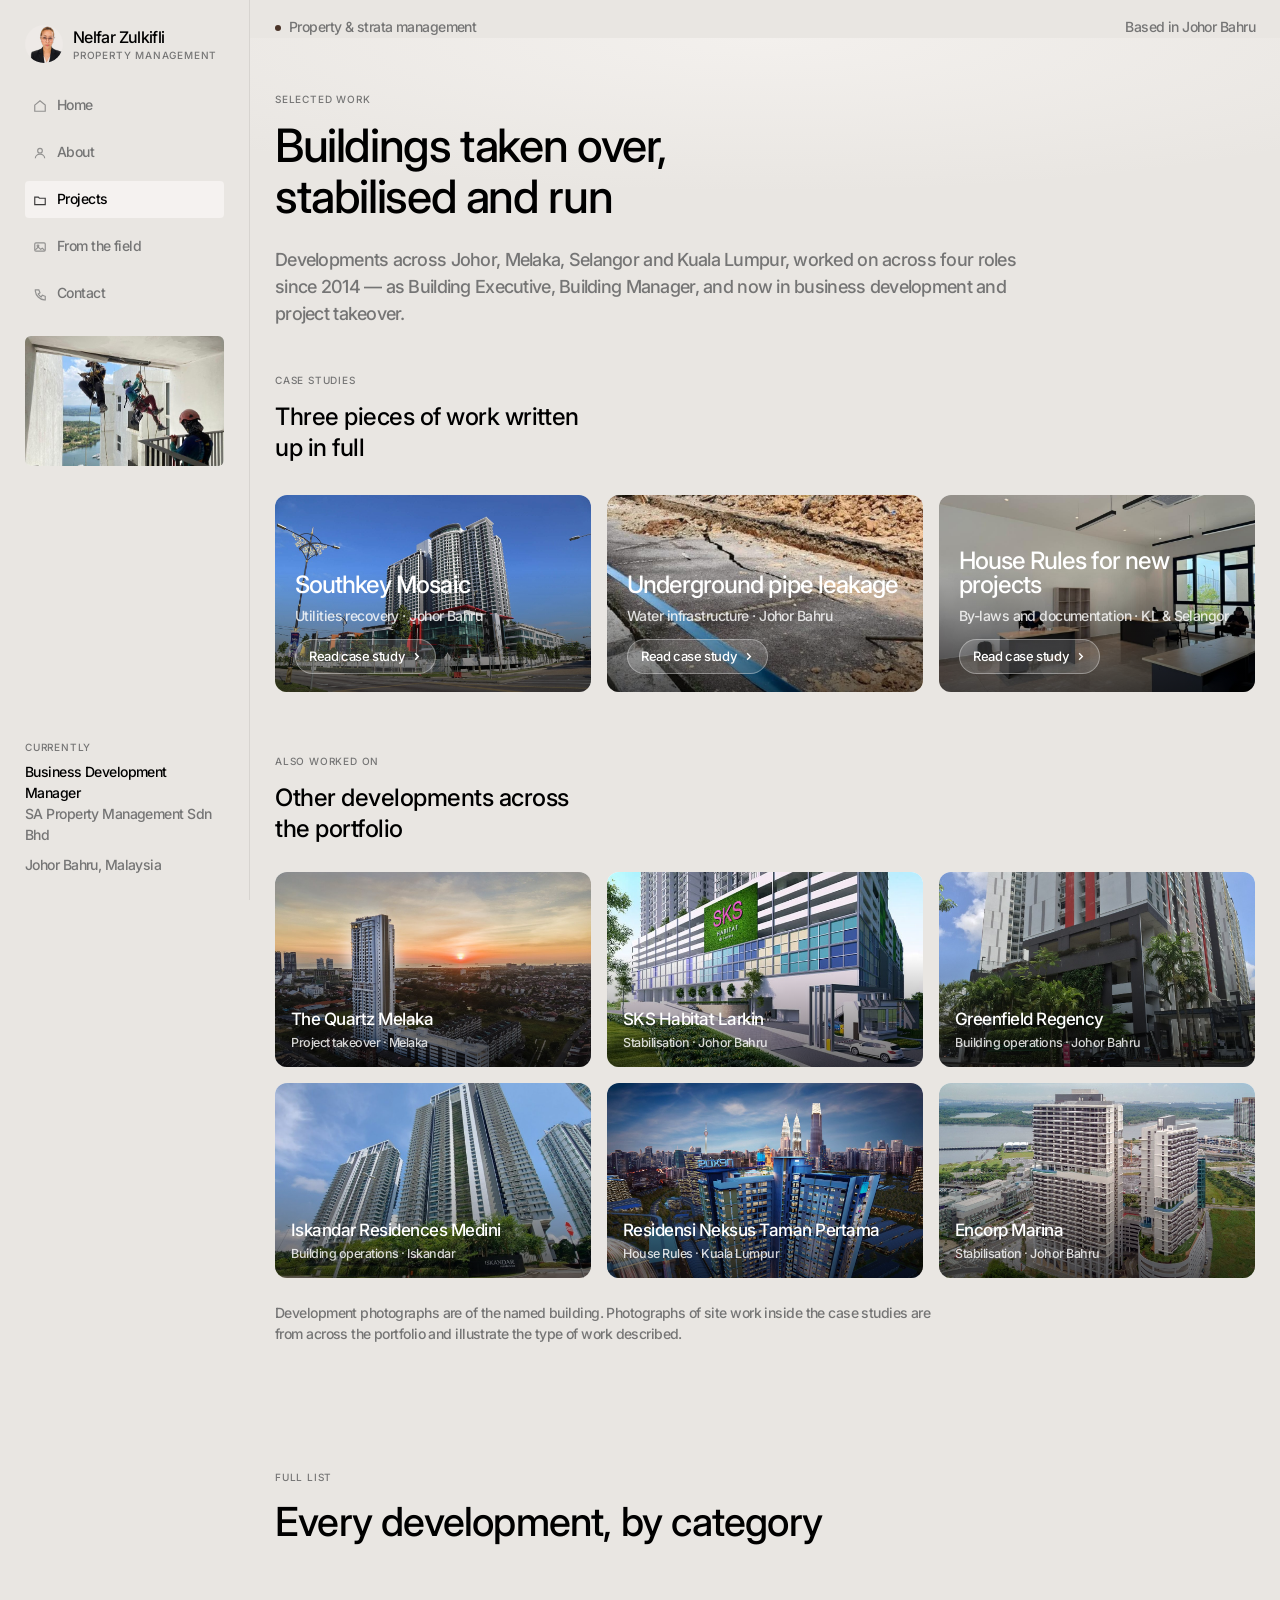
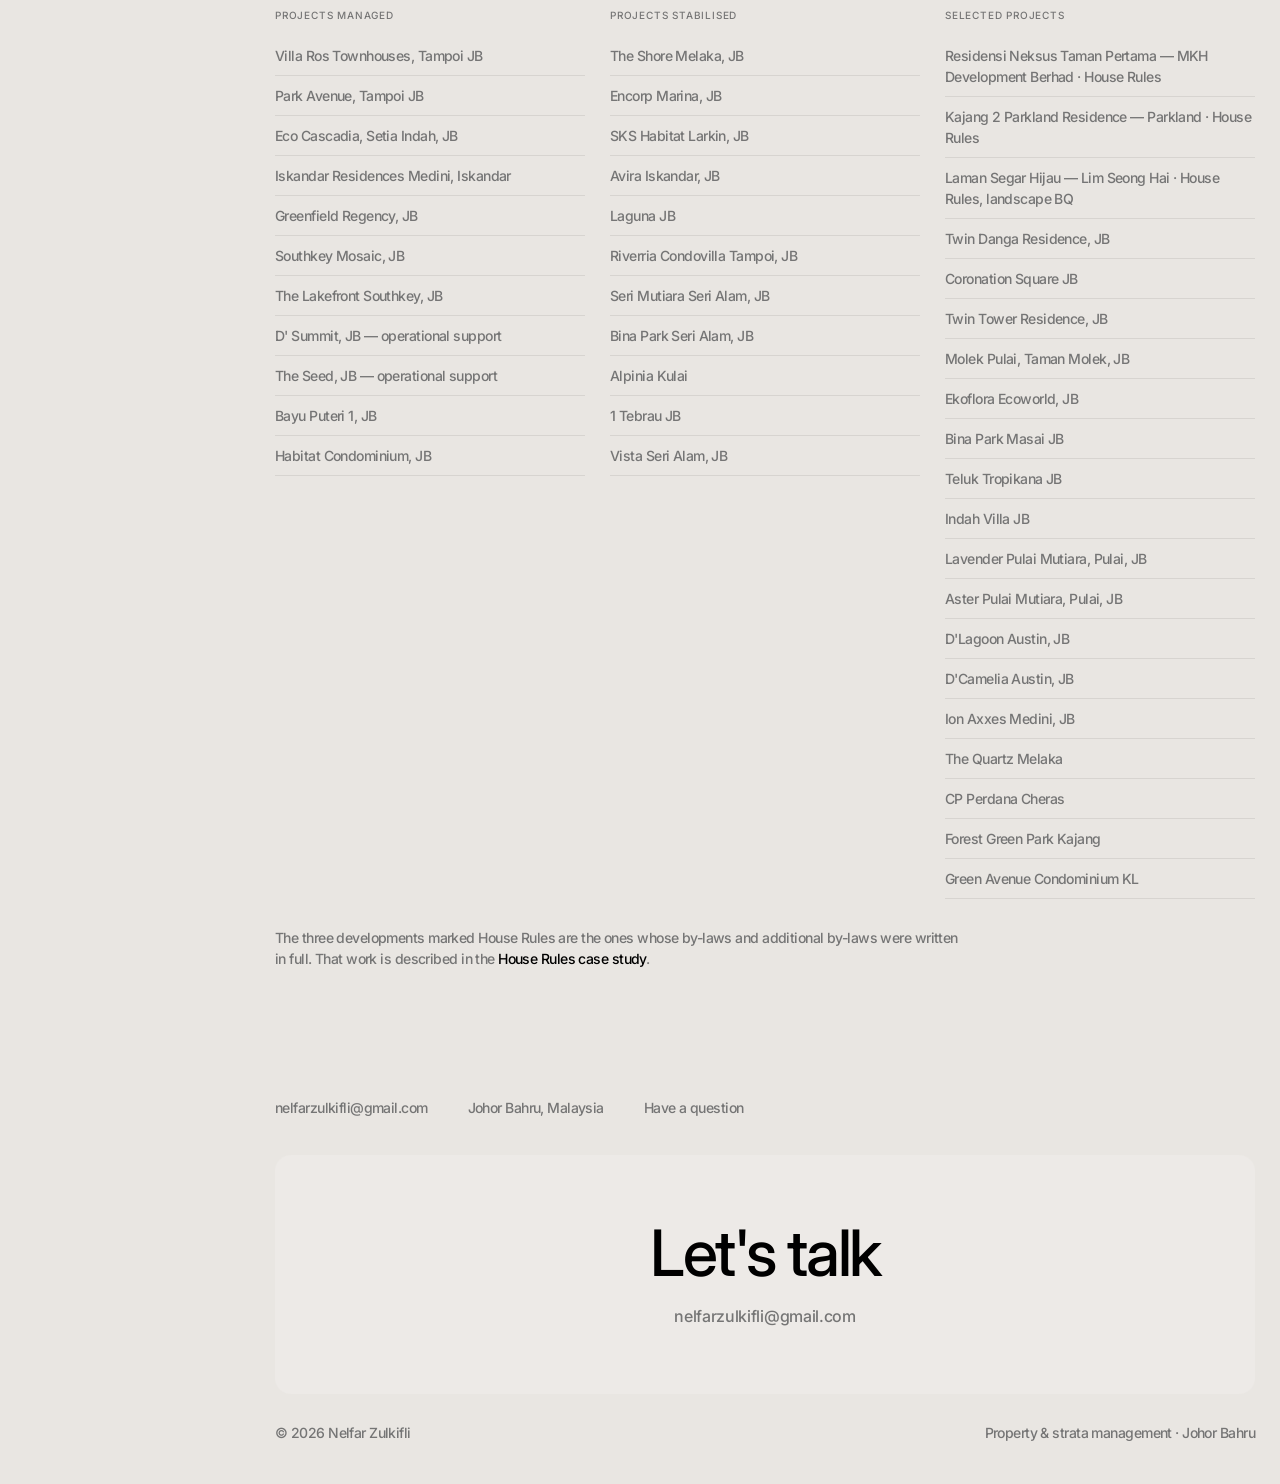
<file: projects.html>
<!DOCTYPE html>
<html lang="en">
<head>
<meta charset="utf-8">
<meta name="viewport" content="width=device-width, initial-scale=1">
<title>Projects — Nelfar Zulkifli</title>
<meta name="description" content="Developments managed, stabilised and taken over by Nelfar Zulkifli across Johor, Melaka, Selangor and Kuala Lumpur.">
<link rel="preconnect" href="https://fonts.googleapis.com">
<link rel="preconnect" href="https://fonts.gstatic.com" crossorigin>
<link href="https://fonts.googleapis.com/css2?family=Inter:opsz,wght@14..32,500;14..32,600&display=swap" rel="stylesheet">
<link rel="stylesheet" href="assets/css/site.css?v=4">
<link rel="icon" href="assets/img/avatar.jpg?v=3">
</head>
<body>

<div class="shell">

  <aside class="rail">
    <a class="rail__id" href="index.html" aria-label="Nelfar Zulkifli, home">
      <img class="rail__avatar" src="assets/img/avatar.jpg?v=3" alt="Nelfar Zulkifli" width="38" height="38">
      <span><span class="rail__name">Nelfar Zulkifli</span><span class="eyebrow rail__role">Property Management</span></span>
    </a>
    <nav class="nav" aria-label="Main">
      <a class="nav__item" href="index.html"><svg viewBox="0 0 24 24" fill="none" stroke="currentColor" stroke-width="2" aria-hidden="true"><path d="M3 10.5 12 3l9 7.5V21H3z"/></svg>Home</a>
      <a class="nav__item" href="about.html"><svg viewBox="0 0 24 24" fill="none" stroke="currentColor" stroke-width="2" aria-hidden="true"><circle cx="12" cy="8" r="4"/><path d="M4 21c0-4 3.6-7 8-7s8 3 8 7"/></svg>About</a>
      <a class="nav__item" href="projects.html" aria-current="page"><svg viewBox="0 0 24 24" fill="none" stroke="currentColor" stroke-width="2" aria-hidden="true"><path d="M3 7h6l2 2h10v11H3z"/></svg>Projects</a>
      <a class="nav__item" href="gallery.html"><svg viewBox="0 0 24 24" fill="none" stroke="currentColor" stroke-width="2" aria-hidden="true"><rect x="3" y="5" width="18" height="14" rx="2"/><circle cx="8.5" cy="10" r="1.5"/><path d="m4 17 5-5 4 4 3-2 4 4"/></svg>From the field</a>
      <a class="nav__item" href="contact.html"><svg viewBox="0 0 24 24" fill="none" stroke="currentColor" stroke-width="2" aria-hidden="true"><path d="M4 5h6l2 5-3 2a12 12 0 0 0 5 5l2-3 5 2v6h-2A17 17 0 0 1 4 7z"/></svg>Contact</a>
    </nav>
    <img class="rail__tile" src="assets/img/sidebar.jpg?v=2" alt="Rope-access technicians inspecting a high-rise façade" width="200" height="130" loading="lazy">
    <div class="rail__foot">
      <span class="eyebrow">Currently</span>
      <span class="small"><strong>Business Development Manager</strong>SA Property Management Sdn Bhd</span>
      <span class="small">Johor Bahru, Malaysia</span>
    </div>
  </aside>

  <header class="topbar">
    <a class="topbar__id" href="index.html">
      <img class="topbar__avatar" src="assets/img/avatar.jpg?v=3" alt="" width="38" height="38">
      <span><span class="rail__name">Nelfar Zulkifli</span><span class="eyebrow rail__role">Property Management</span></span>
    </a>
    <button class="burger" type="button" aria-expanded="false" aria-controls="drawer" aria-label="Open menu"><span></span><span></span><span></span></button>
  </header>

  <div class="drawer" id="drawer">
    <div class="drawer__backdrop"></div>
    <div class="drawer__panel" role="dialog" aria-modal="true" aria-label="Menu">
      <button class="drawer__close" type="button" aria-label="Close menu">Close</button>
      <nav class="nav" data-stagger aria-label="Mobile">
        <a class="nav__item" href="index.html">Home</a>
        <a class="nav__item" href="about.html">About</a>
        <a class="nav__item" href="projects.html" aria-current="page">Projects</a>
        <a class="nav__item" href="gallery.html">From the field</a>
        <a class="nav__item" href="contact.html">Contact</a>
      </nav>
      <div class="rail__foot">
        <span class="eyebrow">Currently</span>
        <span class="small"><strong>Business Development Manager</strong>SA Property Management Sdn Bhd</span>
      </div>
    </div>
  </div>

  <main class="main">

    <div class="wrap">
      <div class="status">
        <span><span class="status__dot"></span>Property &amp; strata management</span>
        <span>Based in Johor Bahru</span>
      </div>
    </div>

    <section class="hero" style="padding-bottom:24px">
      <div class="hero__bg" aria-hidden="true"></div>
      <div class="wrap hero__inner" style="text-align:left">
        <span class="eyebrow enter" style="--d:0;display:block;margin-bottom:16px">Selected work</span>
        <h1 class="h1" style="max-width:20ch;margin:0">
          <span class="word">Buildings</span> <span class="word">taken</span> <span class="word">over,</span>
          <span class="word">stabilised</span> <span class="word">and</span> <span class="word">run</span>
        </h1>
        <p class="lead enter" style="--d:480;margin-top:24px;max-width:62ch">
          Developments across Johor, Melaka, Selangor and Kuala Lumpur, worked on across four roles
          since 2014 — as Building Executive, Building Manager, and now in business development and
          project takeover.
        </p>
      </div>
    </section>

    <!-- ---------- featured case studies ---------- -->
    <section class="section" style="padding-top:24px">
      <div class="wrap">
        <header class="section__head section__head--left reveal" style="margin-bottom:32px">
          <span class="eyebrow">Case studies</span>
          <h2 class="h2" style="font-size:24px;line-height:1.3">Three pieces of work written up in full</h2>
        </header>

        <div class="projects projects--sub" data-stagger>
          <a class="project reveal" href="work-southkey-mosaic.html">
            <span class="project__media"><img src="assets/img/proj-southkey.jpg" alt="The two Mosaic @ Southkey towers above their podium in Johor Bahru" width="1200" height="747" loading="lazy"></span>
            <span class="project__go" aria-hidden="true"><svg viewBox="0 0 24 24" fill="none" stroke="currentColor" stroke-width="2.5"><path d="M7 17 17 7M9 7h8v8"/></svg></span>
            <span class="project__meta">
              <span class="h4">Southkey Mosaic</span>
              <span class="project__tags">Utilities recovery · Johor Bahru</span>
              <span class="project__cta">Read case study <svg viewBox="0 0 24 24" fill="none" stroke="currentColor" stroke-width="3"><path d="m9 5 7 7-7 7"/></svg></span>
            </span>
          </a>

          <a class="project reveal" href="work-pipe-leakage.html">
            <span class="project__media"><img src="assets/img/proj-pipe.jpg" alt="Excavation and settlement cracking along a site access road" width="900" height="560" loading="lazy"></span>
            <span class="project__go" aria-hidden="true"><svg viewBox="0 0 24 24" fill="none" stroke="currentColor" stroke-width="2.5"><path d="M7 17 17 7M9 7h8v8"/></svg></span>
            <span class="project__meta">
              <span class="h4">Underground pipe leakage</span>
              <span class="project__tags">Water infrastructure · Johor Bahru</span>
              <span class="project__cta">Read case study <svg viewBox="0 0 24 24" fill="none" stroke="currentColor" stroke-width="3"><path d="m9 5 7 7-7 7"/></svg></span>
            </span>
          </a>

          <a class="project reveal" href="work-house-rules.html">
            <span class="project__media"><img src="assets/img/field/office-bare.jpg" alt="An empty management office at a newly secured development, before fit-out" width="1080" height="810" loading="lazy"></span>
            <span class="project__go" aria-hidden="true"><svg viewBox="0 0 24 24" fill="none" stroke="currentColor" stroke-width="2.5"><path d="M7 17 17 7M9 7h8v8"/></svg></span>
            <span class="project__meta">
              <span class="h4">House Rules for new projects</span>
              <span class="project__tags">By-laws and documentation · KL &amp; Selangor</span>
              <span class="project__cta">Read case study <svg viewBox="0 0 24 24" fill="none" stroke="currentColor" stroke-width="3"><path d="m9 5 7 7-7 7"/></svg></span>
            </span>
          </a>
        </div>
      </div>
    </section>

    <!-- ---------- supporting developments ---------- -->
    <section class="section" style="padding-top:0">
      <div class="wrap">
        <header class="section__head section__head--left reveal" style="margin-bottom:28px">
          <span class="eyebrow">Also worked on</span>
          <h2 class="h2" style="font-size:24px;line-height:1.3">Other developments across the portfolio</h2>
        </header>

        <div class="projects projects--sub" data-stagger>
          <a class="project project--sm reveal" href="work-the-quartz-melaka.html">
            <span class="project__media"><img src="assets/img/proj-quartz.jpg" alt="The Quartz tower in Melaka at sunset" width="1200" height="747" loading="lazy"></span>
            <span class="project__go" aria-hidden="true"><svg viewBox="0 0 24 24" fill="none" stroke="currentColor" stroke-width="2.5"><path d="M7 17 17 7M9 7h8v8"/></svg></span>
            <span class="project__meta"><span class="h4">The Quartz Melaka</span><span class="project__tags">Project takeover · Melaka</span></span>
          </a>

          <a class="project project--sm reveal" href="work-sks-habitat-larkin.html">
            <span class="project__media"><img src="assets/img/proj-sks.jpg" alt="SKS Habitat @ Larkin, serviced apartments above a coloured retail podium" width="1200" height="747" loading="lazy"></span>
            <span class="project__go" aria-hidden="true"><svg viewBox="0 0 24 24" fill="none" stroke="currentColor" stroke-width="2.5"><path d="M7 17 17 7M9 7h8v8"/></svg></span>
            <span class="project__meta"><span class="h4">SKS Habitat Larkin</span><span class="project__tags">Stabilisation · Johor Bahru</span></span>
          </a>

          <a class="project project--sm reveal" href="work-greenfield-regency.html">
            <span class="project__media"><img src="assets/img/proj-greenfield.jpg" alt="Greenfield Regency in Tampoi, Johor Bahru" width="1200" height="747" loading="lazy"></span>
            <span class="project__go" aria-hidden="true"><svg viewBox="0 0 24 24" fill="none" stroke="currentColor" stroke-width="2.5"><path d="M7 17 17 7M9 7h8v8"/></svg></span>
            <span class="project__meta"><span class="h4">Greenfield Regency</span><span class="project__tags">Building operations · Johor Bahru</span></span>
          </a>

          <a class="project project--sm reveal" href="work-iskandar-residences.html">
            <span class="project__media"><img src="assets/img/proj-iskandar.jpg" alt="The towers of Iskandar Residences in Medini, Iskandar Puteri" width="1200" height="747" loading="lazy"></span>
            <span class="project__go" aria-hidden="true"><svg viewBox="0 0 24 24" fill="none" stroke="currentColor" stroke-width="2.5"><path d="M7 17 17 7M9 7h8v8"/></svg></span>
            <span class="project__meta"><span class="h4">Iskandar Residences Medini</span><span class="project__tags">Building operations · Iskandar</span></span>
          </a>

          <a class="project project--sm reveal" href="work-neksus-taman-pertama.html">
            <span class="project__media"><img src="assets/img/proj-neksus.jpg" alt="Nexus Taman Pertama by MKH Development Berhad against the Kuala Lumpur skyline" width="1200" height="747" loading="lazy"></span>
            <span class="project__go" aria-hidden="true"><svg viewBox="0 0 24 24" fill="none" stroke="currentColor" stroke-width="2.5"><path d="M7 17 17 7M9 7h8v8"/></svg></span>
            <span class="project__meta"><span class="h4">Residensi Neksus Taman Pertama</span><span class="project__tags">House Rules · Kuala Lumpur</span></span>
          </a>

          <a class="project project--sm reveal" href="work-encorp-marina.html">
            <span class="project__media"><img src="assets/img/proj-encorp.jpg" alt="Encorp Marina's towers on the waterfront at Puteri Harbour" width="1200" height="747" loading="lazy"></span>
            <span class="project__go" aria-hidden="true"><svg viewBox="0 0 24 24" fill="none" stroke="currentColor" stroke-width="2.5"><path d="M7 17 17 7M9 7h8v8"/></svg></span>
            <span class="project__meta"><span class="h4">Encorp Marina</span><span class="project__tags">Stabilisation · Johor Bahru</span></span>
          </a>
        </div>

        <p class="small reveal" style="color:var(--muted);margin-top:24px;max-width:76ch">
          Development photographs are of the named building. Photographs of site work inside the
          case studies are from across the portfolio and illustrate the type of work described.
        </p>
      </div>
    </section>

    <!-- ---------- full lists ---------- -->
    <section class="section">
      <div class="wrap">
        <header class="section__head section__head--left reveal">
          <span class="eyebrow">Full list</span>
          <h2 class="h2">Every development, by category</h2>
        </header>

        <div class="lists" data-stagger>
          <div class="list reveal">
            <span class="eyebrow">Projects managed</span>
            <ul>
              <li>Villa Ros Townhouses, Tampoi JB</li>
              <li>Park Avenue, Tampoi JB</li>
              <li>Eco Cascadia, Setia Indah, JB</li>
              <li>Iskandar Residences Medini, Iskandar</li>
              <li>Greenfield Regency, JB</li>
              <li>Southkey Mosaic, JB</li>
              <li>The Lakefront Southkey, JB</li>
              <li>D' Summit, JB — operational support</li>
              <li>The Seed, JB — operational support</li>
              <li>Bayu Puteri 1, JB</li>
              <li>Habitat Condominium, JB</li>
            </ul>
          </div>

          <div class="list reveal">
            <span class="eyebrow">Projects stabilised</span>
            <ul>
              <li>The Shore Melaka, JB</li>
              <li>Encorp Marina, JB</li>
              <li>SKS Habitat Larkin, JB</li>
              <li>Avira Iskandar, JB</li>
              <li>Laguna JB</li>
              <li>Riverria Condovilla Tampoi, JB</li>
              <li>Seri Mutiara Seri Alam, JB</li>
              <li>Bina Park Seri Alam, JB</li>
              <li>Alpinia Kulai</li>
              <li>1 Tebrau JB</li>
              <li>Vista Seri Alam, JB</li>
            </ul>
          </div>

          <div class="list reveal">
            <span class="eyebrow">Selected projects</span>
            <ul>
              <li>Residensi Neksus Taman Pertama — MKH Development Berhad · House Rules</li>
              <li>Kajang 2 Parkland Residence — Parkland · House Rules</li>
              <li>Laman Segar Hijau — Lim Seong Hai · House Rules, landscape BQ</li>
              <li>Twin Danga Residence, JB</li>
              <li>Coronation Square JB</li>
              <li>Twin Tower Residence, JB</li>
              <li>Molek Pulai, Taman Molek, JB</li>
              <li>Ekoflora Ecoworld, JB</li>
              <li>Bina Park Masai JB</li>
              <li>Teluk Tropikana JB</li>
              <li>Indah Villa JB</li>
              <li>Lavender Pulai Mutiara, Pulai, JB</li>
              <li>Aster Pulai Mutiara, Pulai, JB</li>
              <li>D'Lagoon Austin, JB</li>
              <li>D'Camelia Austin, JB</li>
              <li>Ion Axxes Medini, JB</li>
              <li>The Quartz Melaka</li>
              <li>CP Perdana Cheras</li>
              <li>Forest Green Park Kajang</li>
              <li>Green Avenue Condominium KL</li>
            </ul>
          </div>
        </div>
        <p class="small reveal" style="color:var(--muted);margin-top:28px;max-width:76ch">
          The three developments marked House Rules are the ones whose by-laws and additional by-laws
          were written in full. That work is described in the
          <a class="link-u" href="work-house-rules.html" style="color:var(--ink)">House Rules case study</a>.
        </p>
      </div>
    </section>

    <footer class="foot">
      <div class="wrap">
        <div class="foot__links reveal">
          <a class="link-u" href="mailto:nelfarzulkifli@gmail.com">nelfarzulkifli@gmail.com</a>
          <span>Johor Bahru, Malaysia</span>
          <a class="link-u" href="contact.html">Have a question</a>
        </div>
        <a class="foot__cta reveal" href="mailto:nelfarzulkifli@gmail.com">
          <b>Let's talk</b>
          <span>nelfarzulkifli@gmail.com</span>
        </a>
        <div class="foot__base">
          <span>© 2026 Nelfar Zulkifli</span>
          <span>Property &amp; strata management · Johor Bahru</span>
        </div>
      </div>
    </footer>

  </main>
</div>

<script src="assets/js/site.js?v=5"></script>
</body>
</html>
</file>
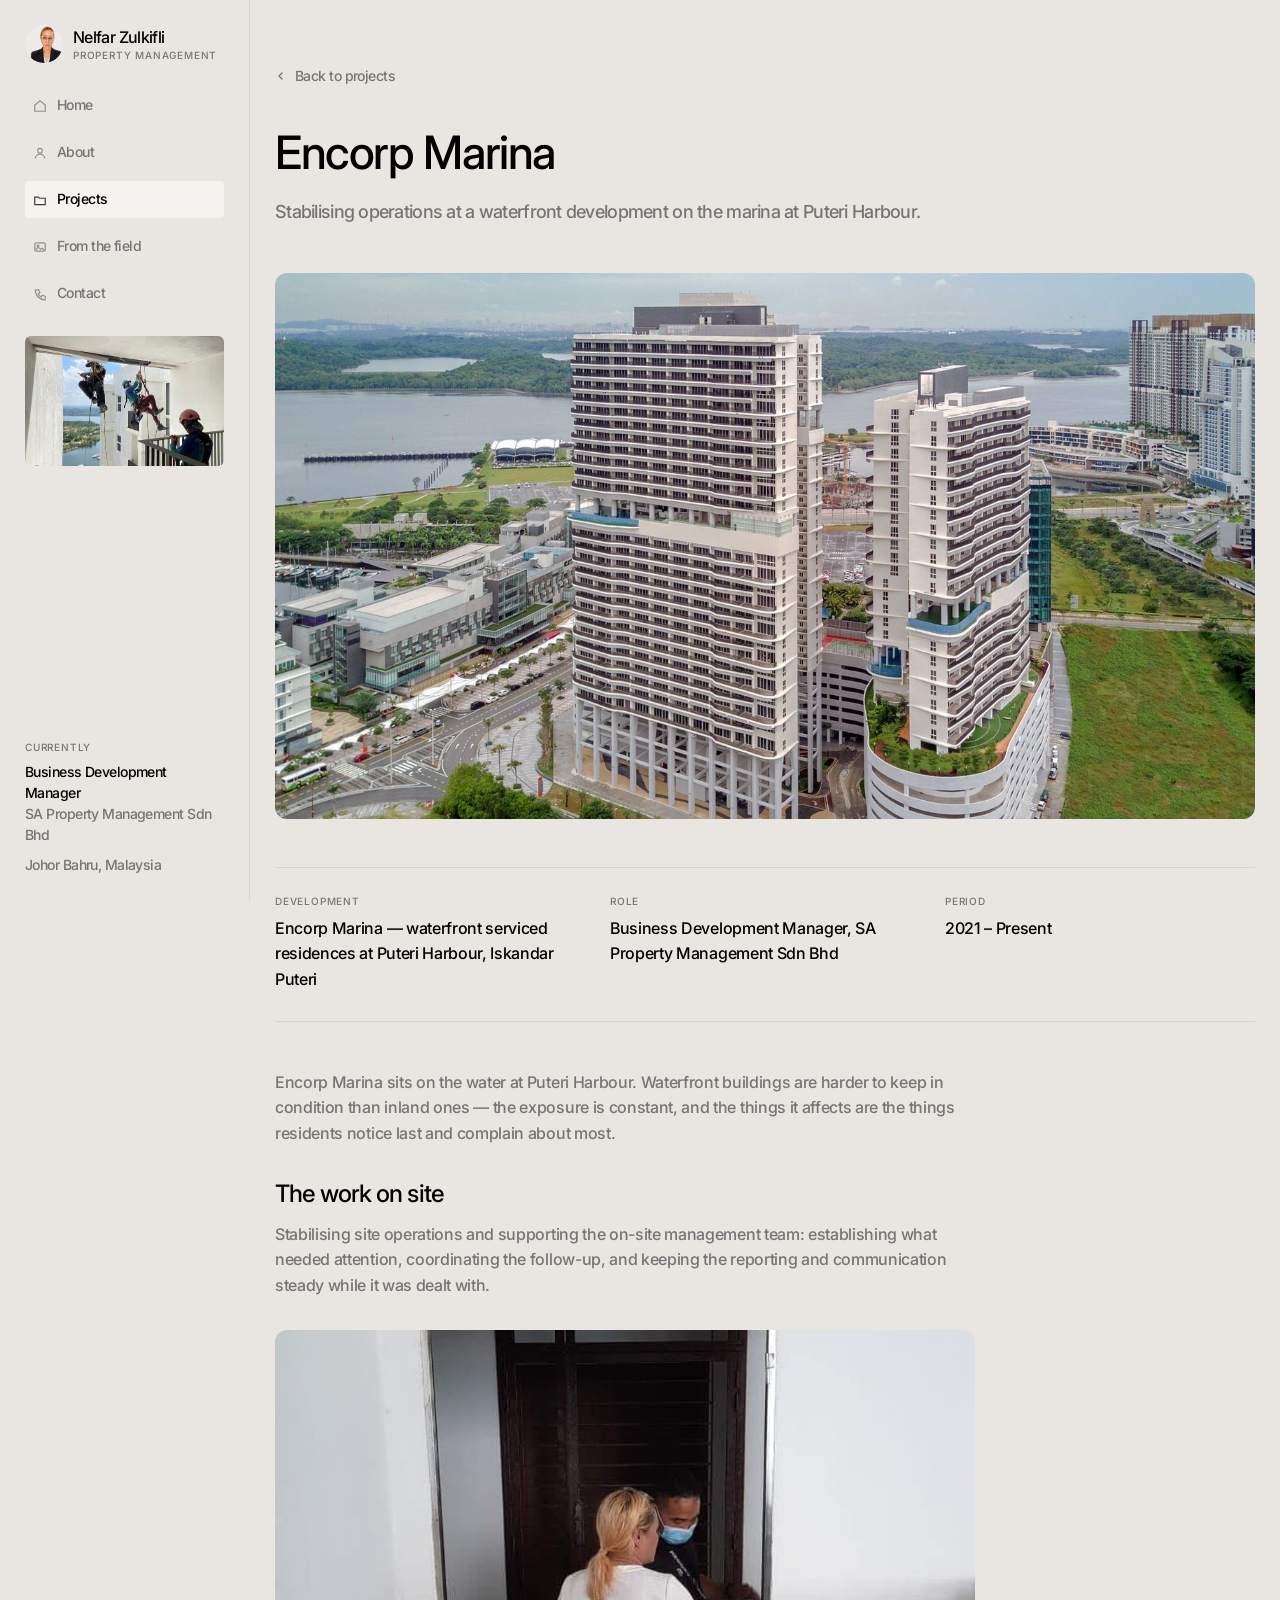
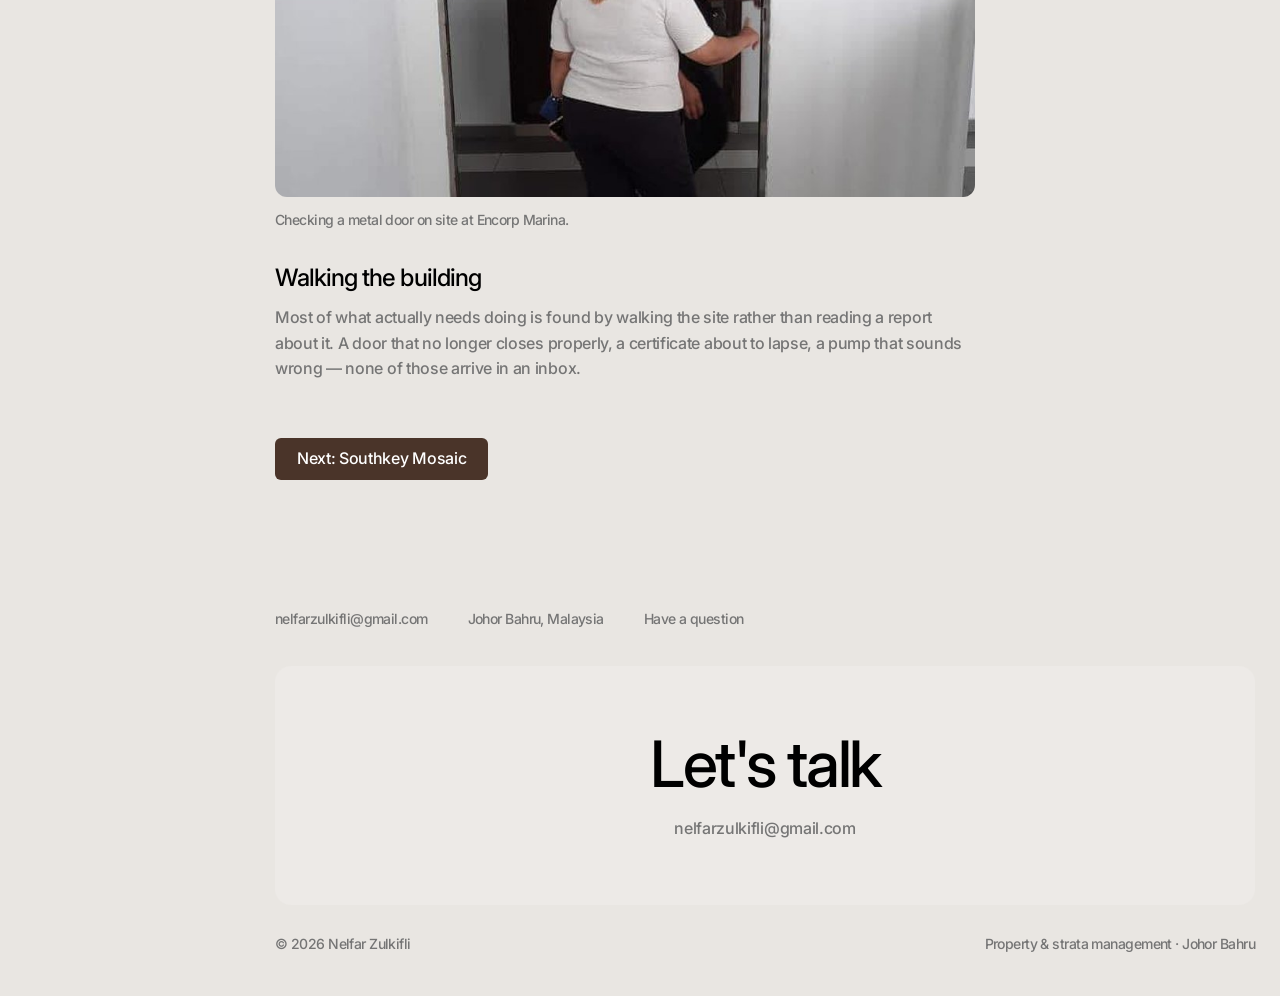
<file: work-encorp-marina.html>
<!DOCTYPE html>
<html lang="en">
<head>
<meta charset="utf-8">
<meta name="viewport" content="width=device-width, initial-scale=1">
<title>Encorp Marina — Nelfar Zulkifli</title>
<meta name="description" content="Stabilising site operations at Encorp Marina, a waterfront development at Puteri Harbour, Iskandar Puteri.">
<link rel="preconnect" href="https://fonts.googleapis.com">
<link rel="preconnect" href="https://fonts.gstatic.com" crossorigin>
<link href="https://fonts.googleapis.com/css2?family=Inter:opsz,wght@14..32,500;14..32,600&display=swap" rel="stylesheet">
<link rel="stylesheet" href="assets/css/site.css?v=4">
<link rel="icon" href="assets/img/avatar.jpg?v=3">
</head>
<body>

<div class="shell">

  <aside class="rail">
    <a class="rail__id" href="index.html" aria-label="Nelfar Zulkifli, home">
      <img class="rail__avatar" src="assets/img/avatar.jpg?v=3" alt="Nelfar Zulkifli" width="38" height="38">
      <span><span class="rail__name">Nelfar Zulkifli</span><span class="eyebrow rail__role">Property Management</span></span>
    </a>
    <nav class="nav" aria-label="Main">
      <a class="nav__item" href="index.html"><svg viewBox="0 0 24 24" fill="none" stroke="currentColor" stroke-width="2" aria-hidden="true"><path d="M3 10.5 12 3l9 7.5V21H3z"/></svg>Home</a>
      <a class="nav__item" href="about.html"><svg viewBox="0 0 24 24" fill="none" stroke="currentColor" stroke-width="2" aria-hidden="true"><circle cx="12" cy="8" r="4"/><path d="M4 21c0-4 3.6-7 8-7s8 3 8 7"/></svg>About</a>
      <a class="nav__item" href="projects.html" aria-current="page"><svg viewBox="0 0 24 24" fill="none" stroke="currentColor" stroke-width="2" aria-hidden="true"><path d="M3 7h6l2 2h10v11H3z"/></svg>Projects</a>
      <a class="nav__item" href="gallery.html"><svg viewBox="0 0 24 24" fill="none" stroke="currentColor" stroke-width="2" aria-hidden="true"><rect x="3" y="5" width="18" height="14" rx="2"/><circle cx="8.5" cy="10" r="1.5"/><path d="m4 17 5-5 4 4 3-2 4 4"/></svg>From the field</a>
      <a class="nav__item" href="contact.html"><svg viewBox="0 0 24 24" fill="none" stroke="currentColor" stroke-width="2" aria-hidden="true"><path d="M4 5h6l2 5-3 2a12 12 0 0 0 5 5l2-3 5 2v6h-2A17 17 0 0 1 4 7z"/></svg>Contact</a>
    </nav>
    <img class="rail__tile" src="assets/img/sidebar.jpg?v=2" alt="Rope-access technicians inspecting a high-rise façade" width="200" height="130" loading="lazy">
    <div class="rail__foot">
      <span class="eyebrow">Currently</span>
      <span class="small"><strong>Business Development Manager</strong>SA Property Management Sdn Bhd</span>
      <span class="small">Johor Bahru, Malaysia</span>
    </div>
  </aside>

  <header class="topbar">
    <a class="topbar__id" href="index.html">
      <img class="topbar__avatar" src="assets/img/avatar.jpg?v=3" alt="" width="38" height="38">
      <span><span class="rail__name">Nelfar Zulkifli</span><span class="eyebrow rail__role">Property Management</span></span>
    </a>
    <button class="burger" type="button" aria-expanded="false" aria-controls="drawer" aria-label="Open menu"><span></span><span></span><span></span></button>
  </header>

  <div class="drawer" id="drawer">
    <div class="drawer__backdrop"></div>
    <div class="drawer__panel" role="dialog" aria-modal="true" aria-label="Menu">
      <button class="drawer__close" type="button" aria-label="Close menu">Close</button>
      <nav class="nav" data-stagger aria-label="Mobile">
        <a class="nav__item" href="index.html">Home</a>
        <a class="nav__item" href="about.html">About</a>
        <a class="nav__item" href="projects.html" aria-current="page">Projects</a>
        <a class="nav__item" href="gallery.html">From the field</a>
        <a class="nav__item" href="contact.html">Contact</a>
      </nav>
      <div class="rail__foot">
        <span class="eyebrow">Currently</span>
        <span class="small"><strong>Business Development Manager</strong>SA Property Management Sdn Bhd</span>
      </div>
    </div>
  </div>

  <main class="main">

    <section class="section">
      <div class="wrap">

        <a class="case__back" href="projects.html">
          <svg viewBox="0 0 24 24" fill="none" stroke="currentColor" stroke-width="2.5" aria-hidden="true"><path d="M15 5 8 12l7 7"/></svg>
          Back to projects
        </a>

        <h1 class="h1" style="max-width:16ch">
          <span class="word">Encorp</span> <span class="word">Marina</span>
        </h1>
        <p class="lead case__standfirst enter" style="--d:320">
          Stabilising operations at a waterfront development on the marina at Puteri Harbour.
        </p>

        <figure class="case__banner reveal">
          <img src="assets/img/case-encorp.jpg" alt="Encorp Marina&#x27;s towers on the waterfront at Puteri Harbour, Iskandar Puteri" width="1400" height="780">
        </figure>

        <div class="case__meta reveal">
          <div>
            <span class="eyebrow">Development</span>
            <p>Encorp Marina — waterfront serviced residences at Puteri Harbour, Iskandar Puteri</p>
          </div>
          <div>
            <span class="eyebrow">Role</span>
            <p>Business Development Manager, SA Property Management Sdn Bhd</p>
          </div>
          <div>
            <span class="eyebrow">Period</span>
            <p>2021 – Present</p>
          </div>
        </div>

        <div class="case__body">
          <div class="reveal">
            <p class="body">
              Encorp Marina sits on the water at Puteri Harbour. Waterfront buildings are harder to keep in condition than inland ones — the exposure is constant, and the things it affects are the things residents notice last and complain about most.
            </p>
          </div>

          <div class="reveal">
            <h2>The work on site</h2>
            <p class="body">
              Stabilising site operations and supporting the on-site management team: establishing what needed attention, coordinating the follow-up, and keeping the reporting and communication steady while it was dealt with.
            </p>
          </div>

          <div class="reveal">
            <figure class="case__fig">
              <img src="assets/img/ops-encorp-door.jpg" alt="Inspecting a metal door on site at Encorp Marina with a member of the site team" width="900" height="600" loading="lazy">
              <figcaption>Checking a metal door on site at Encorp Marina.</figcaption>
            </figure>
          </div>

          <div class="reveal">
            <h2>Walking the building</h2>
            <p class="body">
              Most of what actually needs doing is found by walking the site rather than reading a report about it. A door that no longer closes properly, a certificate about to lapse, a pump that sounds wrong — none of those arrive in an inbox.
            </p>
          </div>
        </div>

        <div class="reveal" style="margin-top:56px">
          <a class="btn btn--primary" href="work-southkey-mosaic.html">Next: Southkey Mosaic</a>
        </div>

      </div>
    </section>

    <footer class="foot">
      <div class="wrap">
        <div class="foot__links reveal">
          <a class="link-u" href="mailto:nelfarzulkifli@gmail.com">nelfarzulkifli@gmail.com</a>
          <span>Johor Bahru, Malaysia</span>
          <a class="link-u" href="contact.html">Have a question</a>
        </div>
        <a class="foot__cta reveal" href="mailto:nelfarzulkifli@gmail.com">
          <b>Let's talk</b>
          <span>nelfarzulkifli@gmail.com</span>
        </a>
        <div class="foot__base">
          <span>© 2026 Nelfar Zulkifli</span>
          <span>Property &amp; strata management · Johor Bahru</span>
        </div>
      </div>
    </footer>

  </main>
</div>

<script src="assets/js/site.js?v=5"></script>
</body>
</html>
</file>
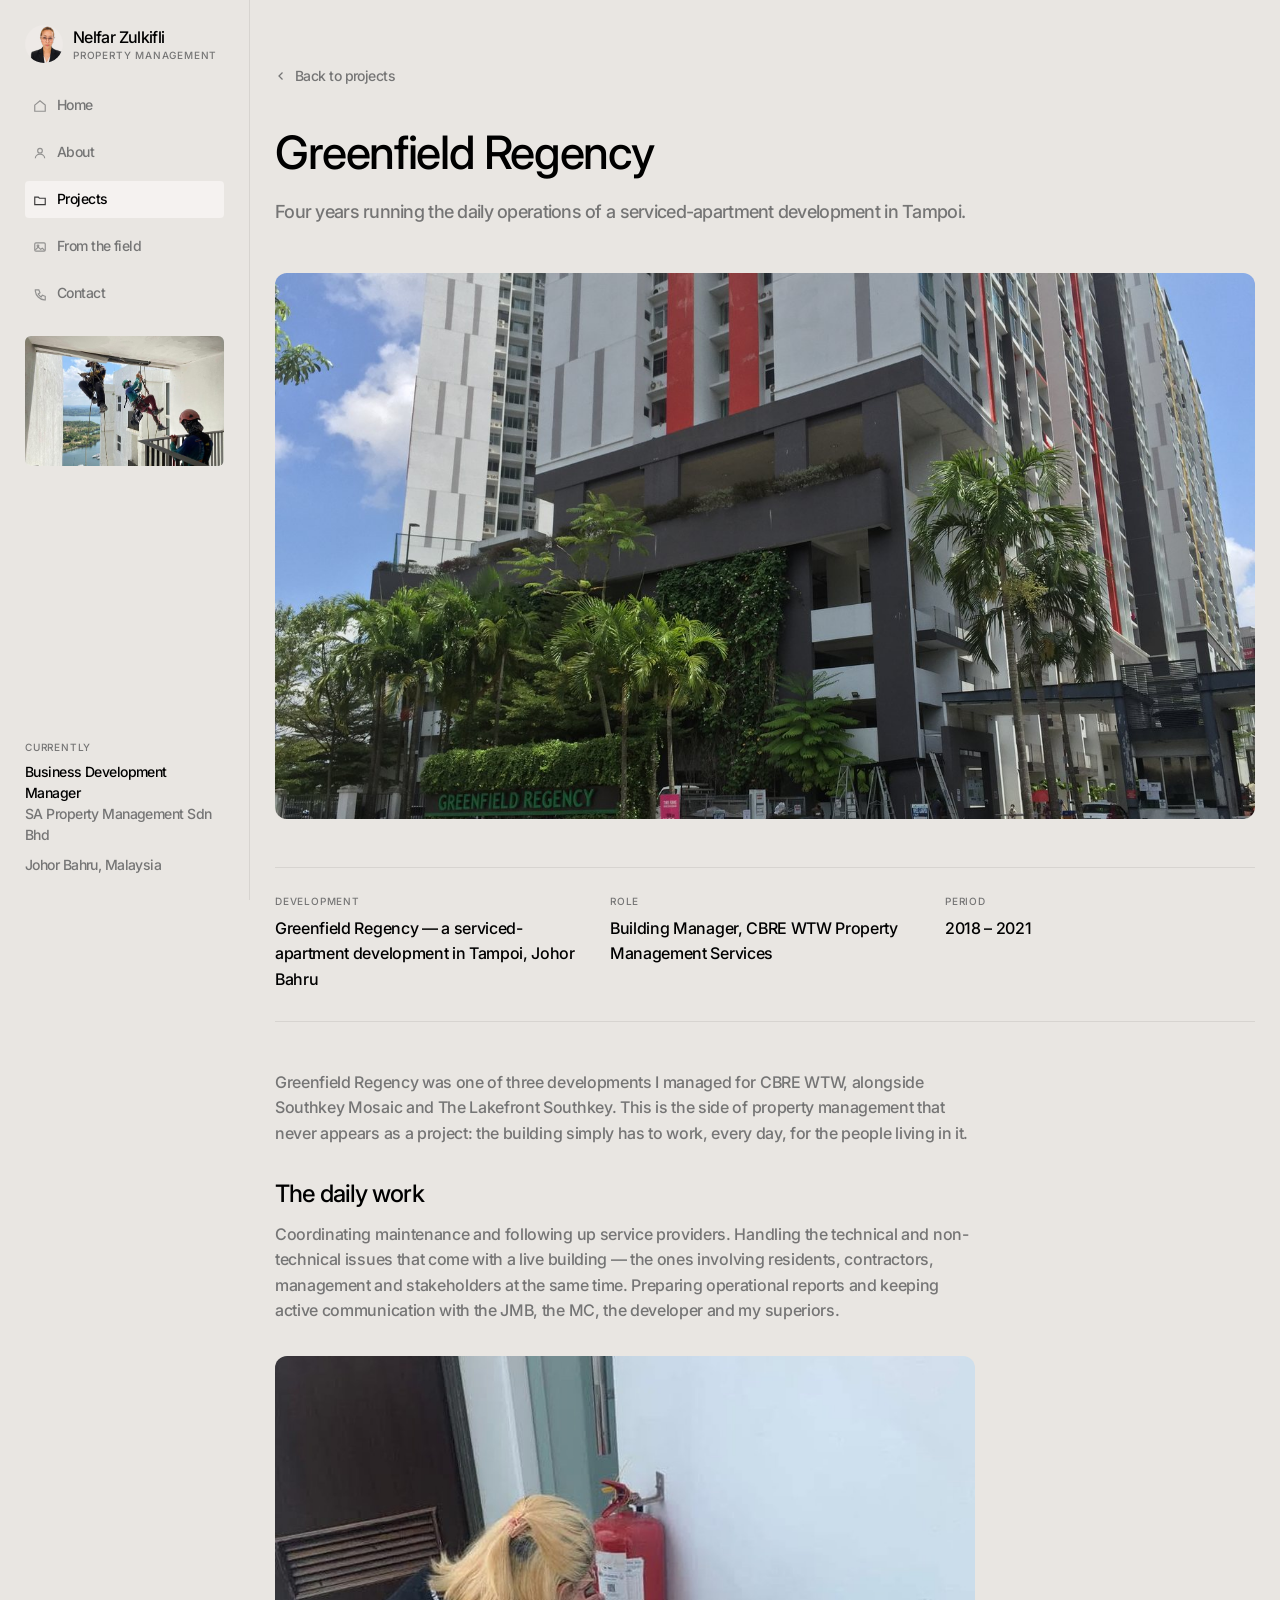
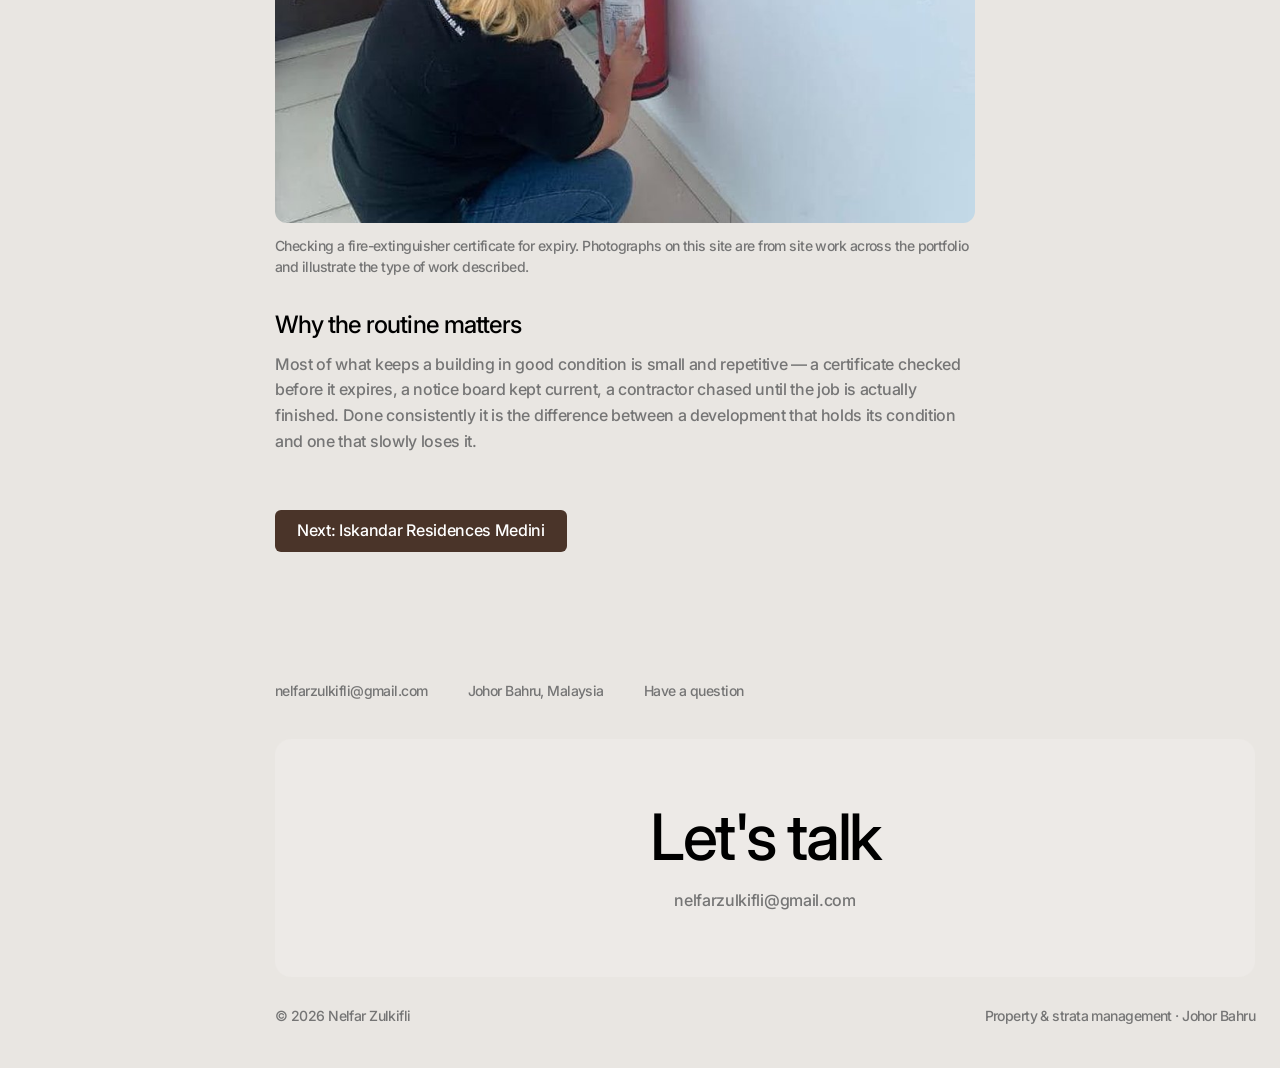
<file: work-greenfield-regency.html>
<!DOCTYPE html>
<html lang="en">
<head>
<meta charset="utf-8">
<meta name="viewport" content="width=device-width, initial-scale=1">
<title>Greenfield Regency — Nelfar Zulkifli</title>
<meta name="description" content="Managing daily building operations at Greenfield Regency, Tampoi, Johor Bahru, for CBRE WTW Property Management Services.">
<link rel="preconnect" href="https://fonts.googleapis.com">
<link rel="preconnect" href="https://fonts.gstatic.com" crossorigin>
<link href="https://fonts.googleapis.com/css2?family=Inter:opsz,wght@14..32,500;14..32,600&display=swap" rel="stylesheet">
<link rel="stylesheet" href="assets/css/site.css?v=4">
<link rel="icon" href="assets/img/avatar.jpg?v=3">
</head>
<body>

<div class="shell">

  <aside class="rail">
    <a class="rail__id" href="index.html" aria-label="Nelfar Zulkifli, home">
      <img class="rail__avatar" src="assets/img/avatar.jpg?v=3" alt="Nelfar Zulkifli" width="38" height="38">
      <span><span class="rail__name">Nelfar Zulkifli</span><span class="eyebrow rail__role">Property Management</span></span>
    </a>
    <nav class="nav" aria-label="Main">
      <a class="nav__item" href="index.html"><svg viewBox="0 0 24 24" fill="none" stroke="currentColor" stroke-width="2" aria-hidden="true"><path d="M3 10.5 12 3l9 7.5V21H3z"/></svg>Home</a>
      <a class="nav__item" href="about.html"><svg viewBox="0 0 24 24" fill="none" stroke="currentColor" stroke-width="2" aria-hidden="true"><circle cx="12" cy="8" r="4"/><path d="M4 21c0-4 3.6-7 8-7s8 3 8 7"/></svg>About</a>
      <a class="nav__item" href="projects.html" aria-current="page"><svg viewBox="0 0 24 24" fill="none" stroke="currentColor" stroke-width="2" aria-hidden="true"><path d="M3 7h6l2 2h10v11H3z"/></svg>Projects</a>
      <a class="nav__item" href="gallery.html"><svg viewBox="0 0 24 24" fill="none" stroke="currentColor" stroke-width="2" aria-hidden="true"><rect x="3" y="5" width="18" height="14" rx="2"/><circle cx="8.5" cy="10" r="1.5"/><path d="m4 17 5-5 4 4 3-2 4 4"/></svg>From the field</a>
      <a class="nav__item" href="contact.html"><svg viewBox="0 0 24 24" fill="none" stroke="currentColor" stroke-width="2" aria-hidden="true"><path d="M4 5h6l2 5-3 2a12 12 0 0 0 5 5l2-3 5 2v6h-2A17 17 0 0 1 4 7z"/></svg>Contact</a>
    </nav>
    <img class="rail__tile" src="assets/img/sidebar.jpg?v=2" alt="Rope-access technicians inspecting a high-rise façade" width="200" height="130" loading="lazy">
    <div class="rail__foot">
      <span class="eyebrow">Currently</span>
      <span class="small"><strong>Business Development Manager</strong>SA Property Management Sdn Bhd</span>
      <span class="small">Johor Bahru, Malaysia</span>
    </div>
  </aside>

  <header class="topbar">
    <a class="topbar__id" href="index.html">
      <img class="topbar__avatar" src="assets/img/avatar.jpg?v=3" alt="" width="38" height="38">
      <span><span class="rail__name">Nelfar Zulkifli</span><span class="eyebrow rail__role">Property Management</span></span>
    </a>
    <button class="burger" type="button" aria-expanded="false" aria-controls="drawer" aria-label="Open menu"><span></span><span></span><span></span></button>
  </header>

  <div class="drawer" id="drawer">
    <div class="drawer__backdrop"></div>
    <div class="drawer__panel" role="dialog" aria-modal="true" aria-label="Menu">
      <button class="drawer__close" type="button" aria-label="Close menu">Close</button>
      <nav class="nav" data-stagger aria-label="Mobile">
        <a class="nav__item" href="index.html">Home</a>
        <a class="nav__item" href="about.html">About</a>
        <a class="nav__item" href="projects.html" aria-current="page">Projects</a>
        <a class="nav__item" href="gallery.html">From the field</a>
        <a class="nav__item" href="contact.html">Contact</a>
      </nav>
      <div class="rail__foot">
        <span class="eyebrow">Currently</span>
        <span class="small"><strong>Business Development Manager</strong>SA Property Management Sdn Bhd</span>
      </div>
    </div>
  </div>

  <main class="main">

    <section class="section">
      <div class="wrap">

        <a class="case__back" href="projects.html">
          <svg viewBox="0 0 24 24" fill="none" stroke="currentColor" stroke-width="2.5" aria-hidden="true"><path d="M15 5 8 12l7 7"/></svg>
          Back to projects
        </a>

        <h1 class="h1" style="max-width:16ch">
          <span class="word">Greenfield</span> <span class="word">Regency</span>
        </h1>
        <p class="lead case__standfirst enter" style="--d:320">
          Four years running the daily operations of a serviced-apartment development in Tampoi.
        </p>

        <figure class="case__banner reveal">
          <img src="assets/img/case-greenfield.jpg" alt="Greenfield Regency in Tampoi, Johor Bahru, seen from the entrance" width="1400" height="780">
        </figure>

        <div class="case__meta reveal">
          <div>
            <span class="eyebrow">Development</span>
            <p>Greenfield Regency — a serviced-apartment development in Tampoi, Johor Bahru</p>
          </div>
          <div>
            <span class="eyebrow">Role</span>
            <p>Building Manager, CBRE WTW Property Management Services</p>
          </div>
          <div>
            <span class="eyebrow">Period</span>
            <p>2018 – 2021</p>
          </div>
        </div>

        <div class="case__body">
          <div class="reveal">
            <p class="body">
              Greenfield Regency was one of three developments I managed for CBRE WTW, alongside Southkey Mosaic and The Lakefront Southkey. This is the side of property management that never appears as a project: the building simply has to work, every day, for the people living in it.
            </p>
          </div>

          <div class="reveal">
            <h2>The daily work</h2>
            <p class="body">
              Coordinating maintenance and following up service providers. Handling the technical and non-technical issues that come with a live building — the ones involving residents, contractors, management and stakeholders at the same time. Preparing operational reports and keeping active communication with the JMB, the MC, the developer and my superiors.
            </p>
          </div>

          <div class="reveal">
            <figure class="case__fig">
              <img src="assets/img/ops-fire-cert.jpg" alt="Checking a fire extinguisher certificate for expiry during a site inspection" width="900" height="600" loading="lazy">
              <figcaption>Checking a fire-extinguisher certificate for expiry. Photographs on this site are from site work across the portfolio and illustrate the type of work described.</figcaption>
            </figure>
          </div>

          <div class="reveal">
            <h2>Why the routine matters</h2>
            <p class="body">
              Most of what keeps a building in good condition is small and repetitive — a certificate checked before it expires, a notice board kept current, a contractor chased until the job is actually finished. Done consistently it is the difference between a development that holds its condition and one that slowly loses it.
            </p>
          </div>
        </div>

        <div class="reveal" style="margin-top:56px">
          <a class="btn btn--primary" href="work-iskandar-residences.html">Next: Iskandar Residences Medini</a>
        </div>

      </div>
    </section>

    <footer class="foot">
      <div class="wrap">
        <div class="foot__links reveal">
          <a class="link-u" href="mailto:nelfarzulkifli@gmail.com">nelfarzulkifli@gmail.com</a>
          <span>Johor Bahru, Malaysia</span>
          <a class="link-u" href="contact.html">Have a question</a>
        </div>
        <a class="foot__cta reveal" href="mailto:nelfarzulkifli@gmail.com">
          <b>Let's talk</b>
          <span>nelfarzulkifli@gmail.com</span>
        </a>
        <div class="foot__base">
          <span>© 2026 Nelfar Zulkifli</span>
          <span>Property &amp; strata management · Johor Bahru</span>
        </div>
      </div>
    </footer>

  </main>
</div>

<script src="assets/js/site.js?v=5"></script>
</body>
</html>
</file>
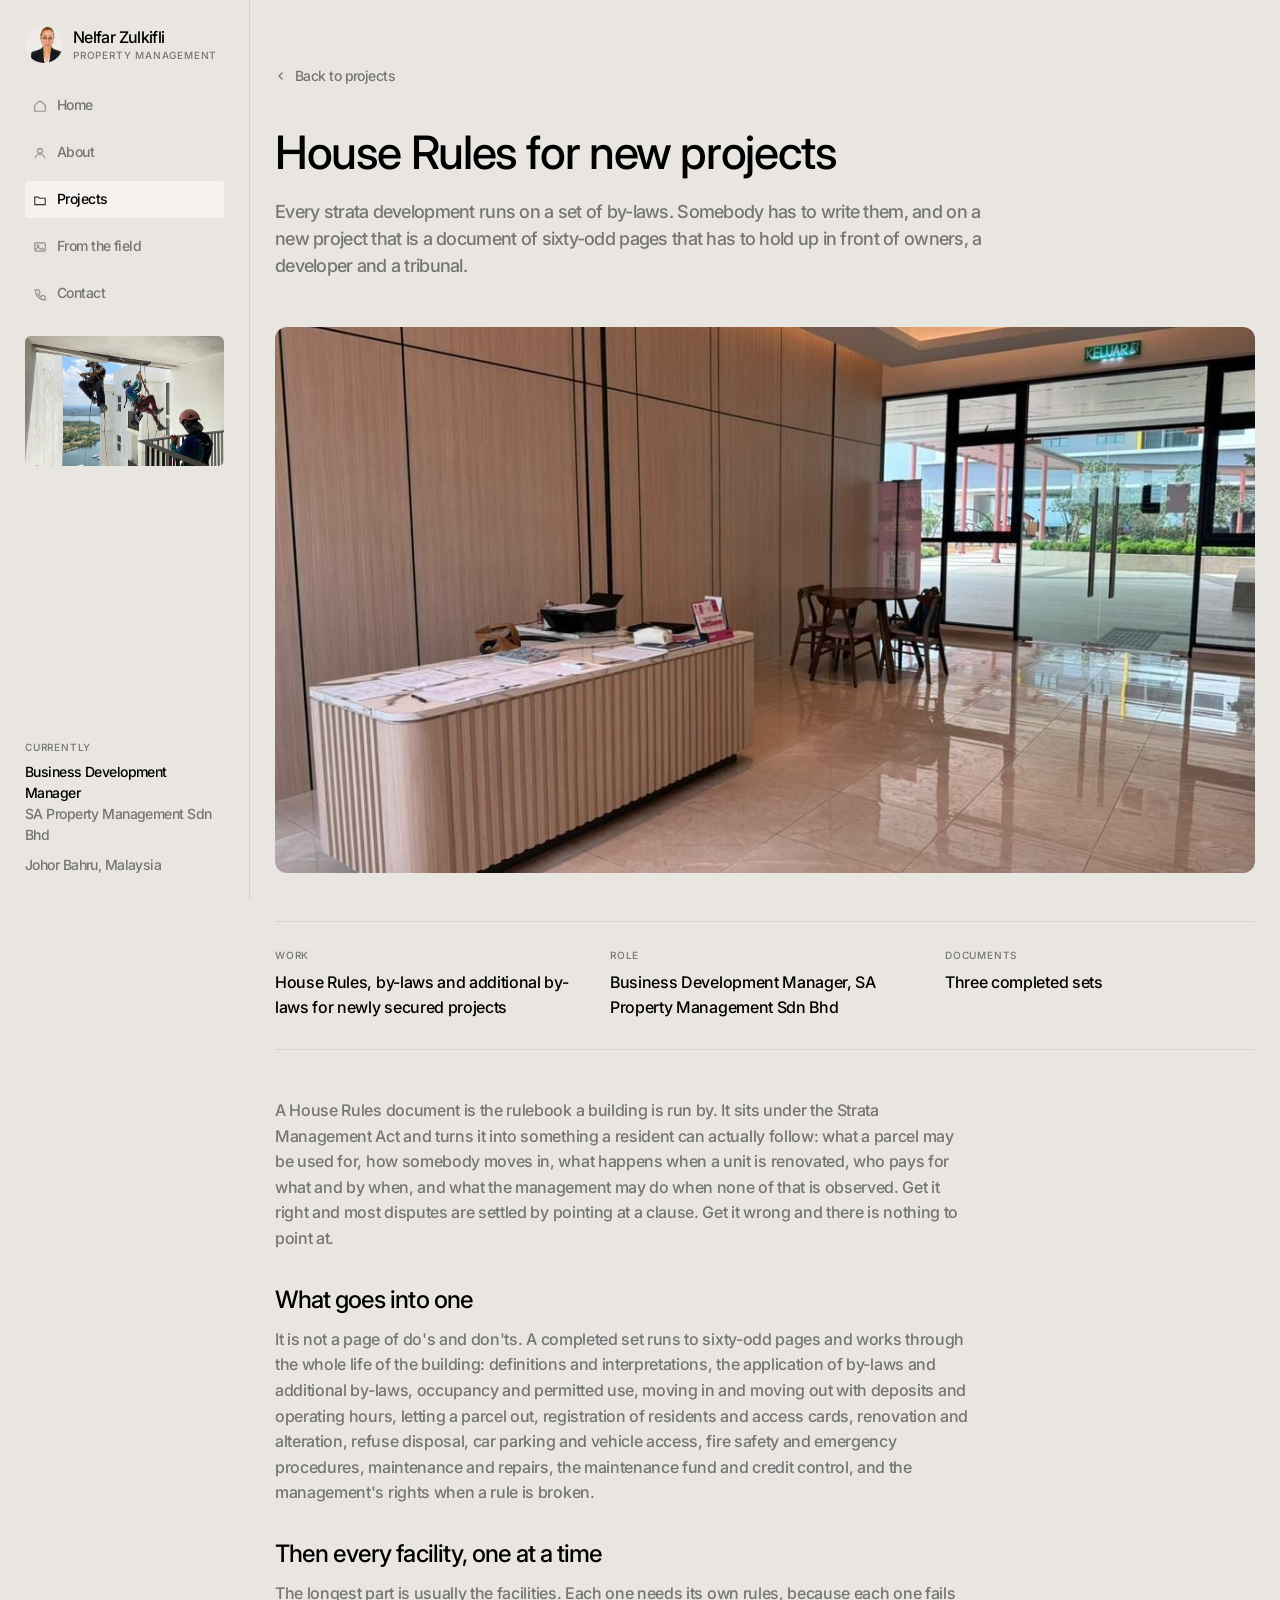
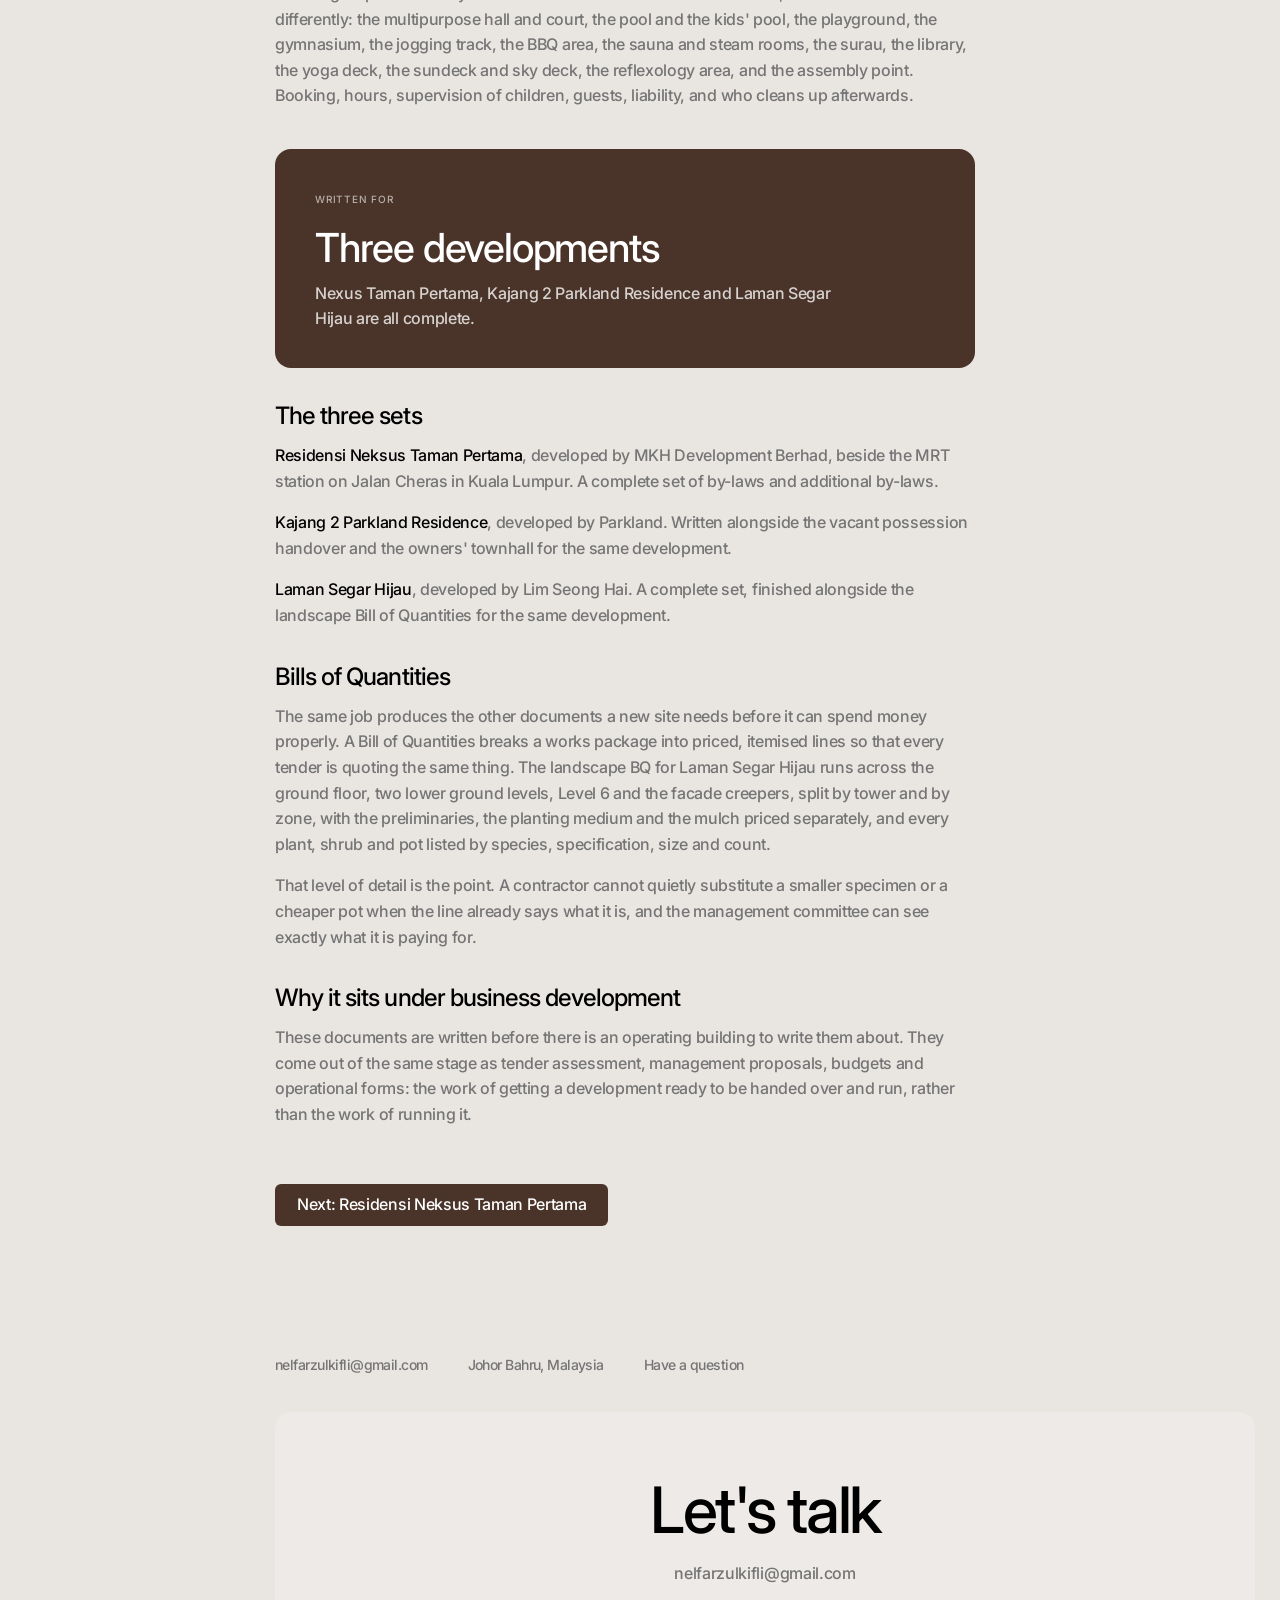
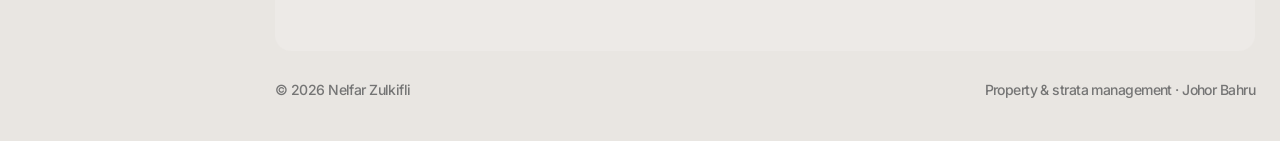
<file: work-house-rules.html>
<!DOCTYPE html>
<html lang="en">
<head>
<meta charset="utf-8">
<meta name="viewport" content="width=device-width, initial-scale=1">
<title>House Rules for new projects — Nelfar Zulkifli</title>
<meta name="description" content="Writing the House Rules a new strata development runs on: by-laws and additional by-laws for Nexus Taman Pertama, Kajang 2 Parkland Residence and Laman Segar Hijau.">
<link rel="preconnect" href="https://fonts.googleapis.com">
<link rel="preconnect" href="https://fonts.gstatic.com" crossorigin>
<link href="https://fonts.googleapis.com/css2?family=Inter:opsz,wght@14..32,500;14..32,600&display=swap" rel="stylesheet">
<link rel="stylesheet" href="assets/css/site.css?v=4">
<link rel="icon" href="assets/img/avatar.jpg?v=3">
</head>
<body>

<div class="shell">

  <aside class="rail">
    <a class="rail__id" href="index.html" aria-label="Nelfar Zulkifli, home">
      <img class="rail__avatar" src="assets/img/avatar.jpg?v=3" alt="Nelfar Zulkifli" width="38" height="38">
      <span><span class="rail__name">Nelfar Zulkifli</span><span class="eyebrow rail__role">Property Management</span></span>
    </a>
    <nav class="nav" aria-label="Main">
      <a class="nav__item" href="index.html"><svg viewBox="0 0 24 24" fill="none" stroke="currentColor" stroke-width="2" aria-hidden="true"><path d="M3 10.5 12 3l9 7.5V21H3z"/></svg>Home</a>
      <a class="nav__item" href="about.html"><svg viewBox="0 0 24 24" fill="none" stroke="currentColor" stroke-width="2" aria-hidden="true"><circle cx="12" cy="8" r="4"/><path d="M4 21c0-4 3.6-7 8-7s8 3 8 7"/></svg>About</a>
      <a class="nav__item" href="projects.html" aria-current="page"><svg viewBox="0 0 24 24" fill="none" stroke="currentColor" stroke-width="2" aria-hidden="true"><path d="M3 7h6l2 2h10v11H3z"/></svg>Projects</a>
      <a class="nav__item" href="gallery.html"><svg viewBox="0 0 24 24" fill="none" stroke="currentColor" stroke-width="2" aria-hidden="true"><rect x="3" y="5" width="18" height="14" rx="2"/><circle cx="8.5" cy="10" r="1.5"/><path d="m4 17 5-5 4 4 3-2 4 4"/></svg>From the field</a>
      <a class="nav__item" href="contact.html"><svg viewBox="0 0 24 24" fill="none" stroke="currentColor" stroke-width="2" aria-hidden="true"><path d="M4 5h6l2 5-3 2a12 12 0 0 0 5 5l2-3 5 2v6h-2A17 17 0 0 1 4 7z"/></svg>Contact</a>
    </nav>
    <img class="rail__tile" src="assets/img/sidebar.jpg?v=2" alt="Rope-access technicians inspecting a high-rise façade" width="200" height="130" loading="lazy">
    <div class="rail__foot">
      <span class="eyebrow">Currently</span>
      <span class="small"><strong>Business Development Manager</strong>SA Property Management Sdn Bhd</span>
      <span class="small">Johor Bahru, Malaysia</span>
    </div>
  </aside>

  <header class="topbar">
    <a class="topbar__id" href="index.html">
      <img class="topbar__avatar" src="assets/img/avatar.jpg?v=3" alt="" width="38" height="38">
      <span><span class="rail__name">Nelfar Zulkifli</span><span class="eyebrow rail__role">Property Management</span></span>
    </a>
    <button class="burger" type="button" aria-expanded="false" aria-controls="drawer" aria-label="Open menu"><span></span><span></span><span></span></button>
  </header>

  <div class="drawer" id="drawer">
    <div class="drawer__backdrop"></div>
    <div class="drawer__panel" role="dialog" aria-modal="true" aria-label="Menu">
      <button class="drawer__close" type="button" aria-label="Close menu">Close</button>
      <nav class="nav" data-stagger aria-label="Mobile">
        <a class="nav__item" href="index.html">Home</a>
        <a class="nav__item" href="about.html">About</a>
        <a class="nav__item" href="projects.html" aria-current="page">Projects</a>
        <a class="nav__item" href="gallery.html">From the field</a>
        <a class="nav__item" href="contact.html">Contact</a>
      </nav>
      <div class="rail__foot">
        <span class="eyebrow">Currently</span>
        <span class="small"><strong>Business Development Manager</strong>SA Property Management Sdn Bhd</span>
      </div>
    </div>
  </div>

  <main class="main">

    <section class="section">
      <div class="wrap">

        <a class="case__back" href="projects.html">
          <svg viewBox="0 0 24 24" fill="none" stroke="currentColor" stroke-width="2.5" aria-hidden="true"><path d="M15 5 8 12l7 7"/></svg>
          Back to projects
        </a>

        <h1 class="h1" style="max-width:20ch">
          <span class="word">House</span> <span class="word">Rules</span>
          <span class="word">for</span> <span class="word">new</span> <span class="word">projects</span>
        </h1>
        <p class="lead case__standfirst enter" style="--d:320">
          Every strata development runs on a set of by-laws. Somebody has to write them, and on a
          new project that is a document of sixty-odd pages that has to hold up in front of owners,
          a developer and a tribunal.
        </p>

        <figure class="case__banner reveal">
          <img src="assets/img/field/office-reception.jpg" alt="A finished management office reception at a newly handed-over development" width="1080" height="810">
        </figure>

        <div class="case__meta reveal">
          <div>
            <span class="eyebrow">Work</span>
            <p>House Rules, by-laws and additional by-laws for newly secured projects</p>
          </div>
          <div>
            <span class="eyebrow">Role</span>
            <p>Business Development Manager, SA Property Management Sdn Bhd</p>
          </div>
          <div>
            <span class="eyebrow">Documents</span>
            <p>Three completed sets</p>
          </div>
        </div>

        <div class="case__body">
          <div class="reveal">
            <p class="body">
              A House Rules document is the rulebook a building is run by. It sits under the Strata
              Management Act and turns it into something a resident can actually follow: what a parcel
              may be used for, how somebody moves in, what happens when a unit is renovated, who pays
              for what and by when, and what the management may do when none of that is observed. Get
              it right and most disputes are settled by pointing at a clause. Get it wrong and there
              is nothing to point at.
            </p>
          </div>

          <div class="reveal">
            <h2>What goes into one</h2>
            <p class="body">
              It is not a page of do's and don'ts. A completed set runs to sixty-odd pages and works
              through the whole life of the building: definitions and interpretations, the application
              of by-laws and additional by-laws, occupancy and permitted use, moving in and moving out
              with deposits and operating hours, letting a parcel out, registration of residents and
              access cards, renovation and alteration, refuse disposal, car parking and vehicle access,
              fire safety and emergency procedures, maintenance and repairs, the maintenance fund and
              credit control, and the management's rights when a rule is broken.
            </p>
          </div>

          <div class="reveal">
            <h2>Then every facility, one at a time</h2>
            <p class="body">
              The longest part is usually the facilities. Each one needs its own rules, because each
              one fails differently: the multipurpose hall and court, the pool and the kids' pool,
              the playground, the gymnasium, the jogging track, the BBQ area, the sauna and steam
              rooms, the surau, the library, the yoga deck, the sundeck and sky deck, the reflexology
              area, and the assembly point. Booking, hours, supervision of children, guests,
              liability, and who cleans up afterwards.
            </p>
          </div>

          <div class="reveal">
            <div class="case__result">
              <span class="eyebrow">Written for</span>
              <strong>Three developments</strong>
              <p>Nexus Taman Pertama, Kajang 2 Parkland Residence and Laman Segar Hijau are all complete.</p>
            </div>
          </div>

          <div class="reveal">
            <h2>The three sets</h2>
            <p class="body">
              <b style="color:var(--ink);font-weight:500">Residensi Neksus Taman Pertama</b>, developed
              by MKH Development Berhad, beside the MRT station on Jalan Cheras in Kuala Lumpur.
              A complete set of by-laws and additional by-laws.
            </p>
            <p class="body" style="margin-top:16px">
              <b style="color:var(--ink);font-weight:500">Kajang 2 Parkland Residence</b>, developed by
              Parkland. Written alongside the vacant possession handover and the owners' townhall for
              the same development.
            </p>
            <p class="body" style="margin-top:16px">
              <b style="color:var(--ink);font-weight:500">Laman Segar Hijau</b>, developed by Lim Seong
              Hai. A complete set, finished alongside the landscape Bill of Quantities for the same
              development.
            </p>
          </div>

          <div class="reveal">
            <h2>Bills of Quantities</h2>
            <p class="body">
              The same job produces the other documents a new site needs before it can spend money
              properly. A Bill of Quantities breaks a works package into priced, itemised lines so
              that every tender is quoting the same thing. The landscape BQ for Laman Segar Hijau runs
              across the ground floor, two lower ground levels, Level 6 and the facade creepers, split
              by tower and by zone, with the preliminaries, the planting medium and the mulch priced
              separately, and every plant, shrub and pot listed by species, specification, size and
              count.
            </p>
            <p class="body" style="margin-top:16px">
              That level of detail is the point. A contractor cannot quietly substitute a smaller
              specimen or a cheaper pot when the line already says what it is, and the management
              committee can see exactly what it is paying for.
            </p>
          </div>

          <div class="reveal">
            <h2>Why it sits under business development</h2>
            <p class="body">
              These documents are written before there is an operating building to write them about.
              They come out of the same stage as tender assessment, management proposals, budgets and
              operational forms: the work of getting a development ready to be handed over and run,
              rather than the work of running it.
            </p>
          </div>
        </div>

        <div class="reveal" style="margin-top:56px">
          <a class="btn btn--primary" href="work-neksus-taman-pertama.html">Next: Residensi Neksus Taman Pertama</a>
        </div>

      </div>
    </section>

    <footer class="foot">
      <div class="wrap">
        <div class="foot__links reveal">
          <a class="link-u" href="mailto:nelfarzulkifli@gmail.com">nelfarzulkifli@gmail.com</a>
          <span>Johor Bahru, Malaysia</span>
          <a class="link-u" href="contact.html">Have a question</a>
        </div>
        <a class="foot__cta reveal" href="mailto:nelfarzulkifli@gmail.com">
          <b>Let's talk</b>
          <span>nelfarzulkifli@gmail.com</span>
        </a>
        <div class="foot__base">
          <span>© 2026 Nelfar Zulkifli</span>
          <span>Property &amp; strata management · Johor Bahru</span>
        </div>
      </div>
    </footer>

  </main>
</div>

<script src="assets/js/site.js?v=5"></script>
</body>
</html>
</file>
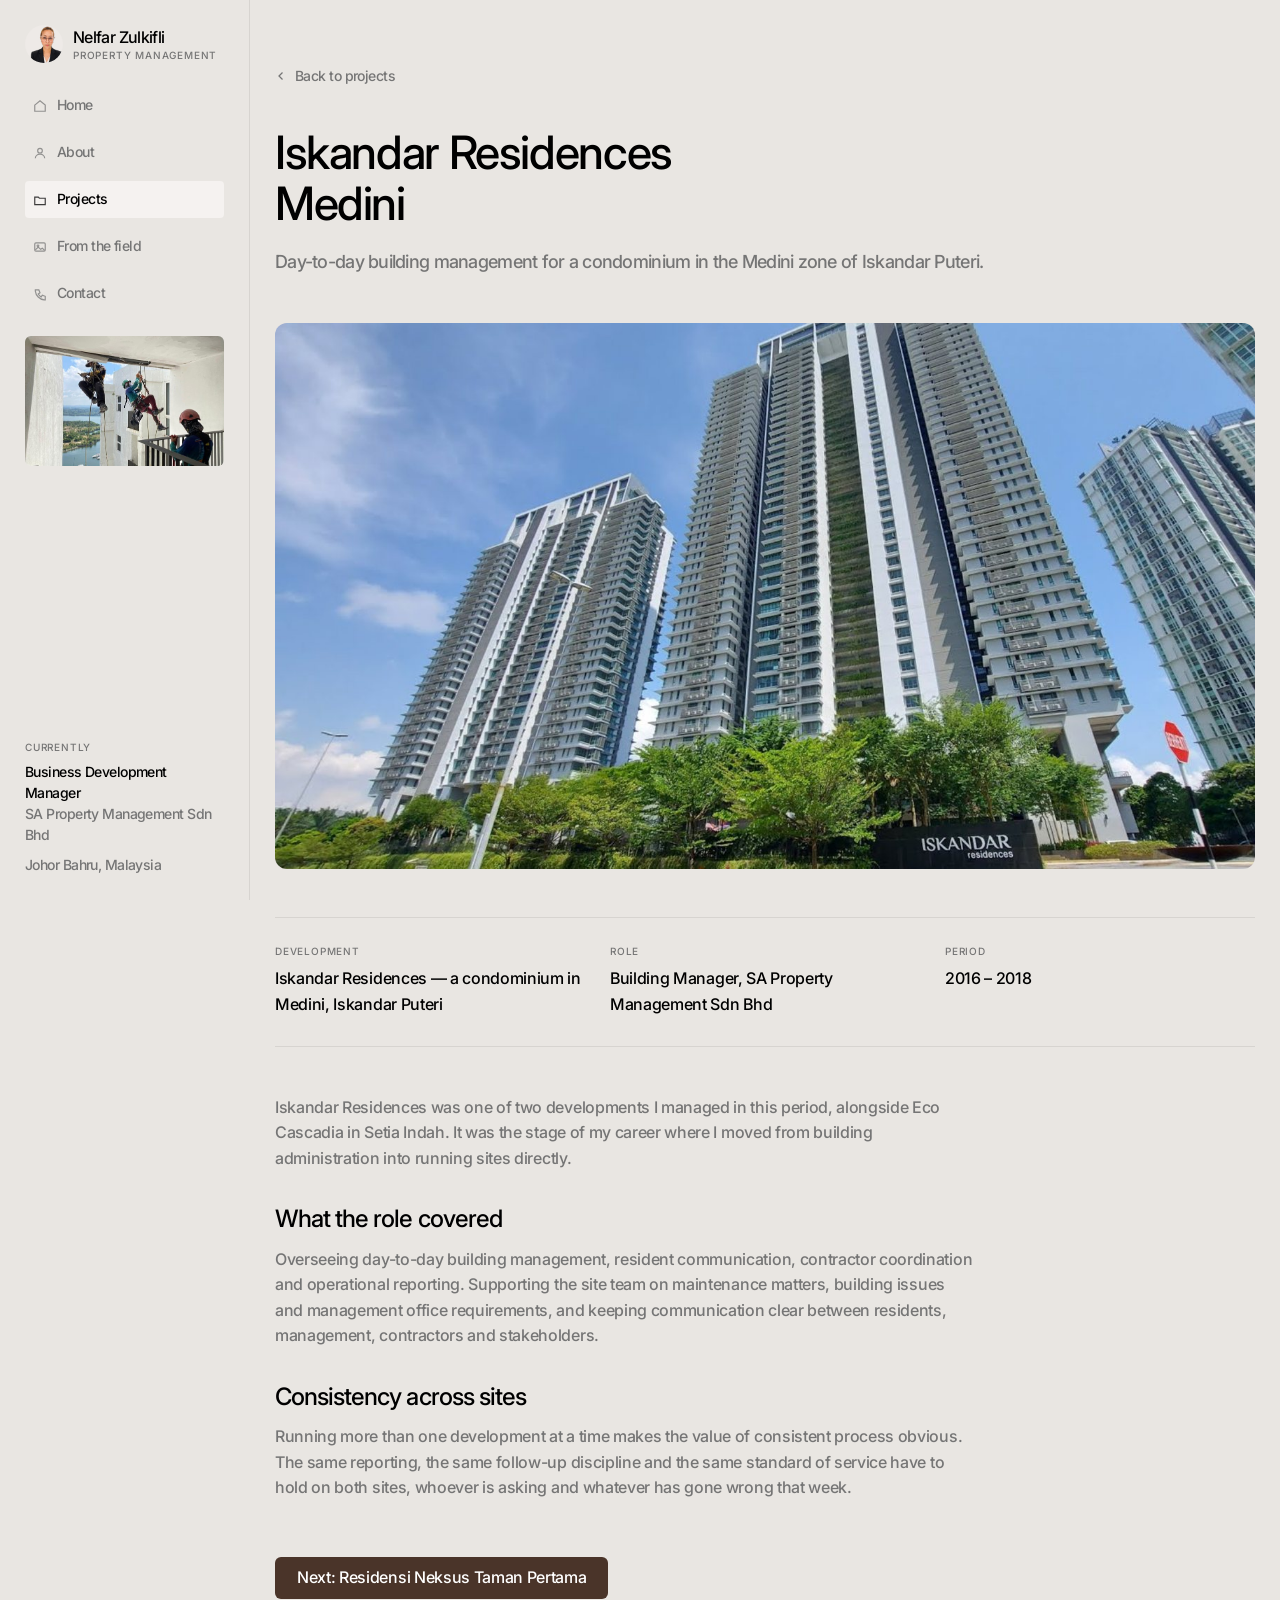
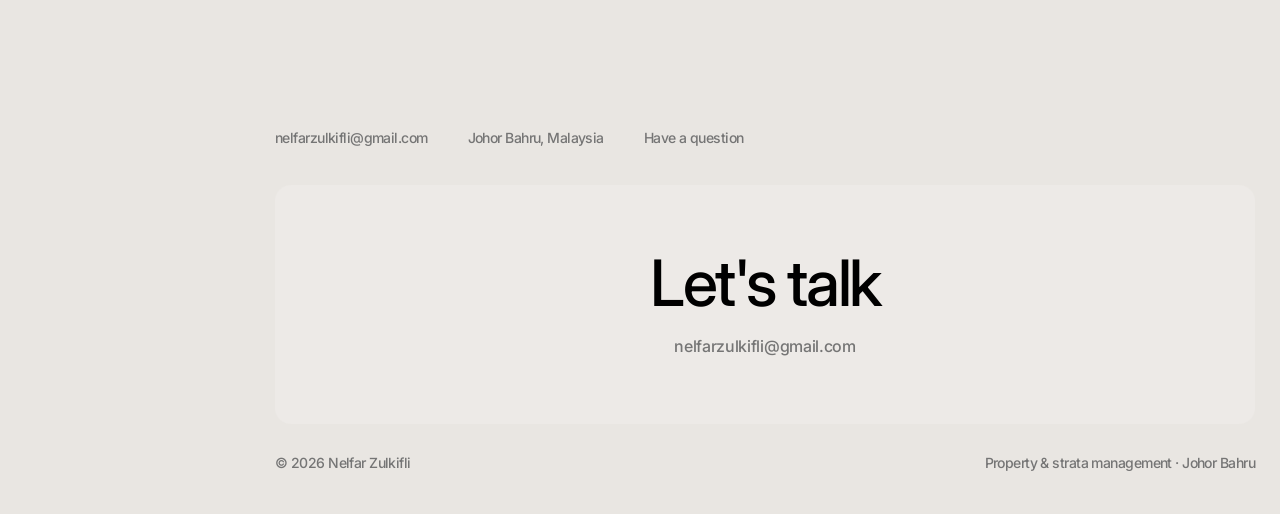
<file: work-iskandar-residences.html>
<!DOCTYPE html>
<html lang="en">
<head>
<meta charset="utf-8">
<meta name="viewport" content="width=device-width, initial-scale=1">
<title>Iskandar Residences Medini — Nelfar Zulkifli</title>
<meta name="description" content="Managing property operations at Iskandar Residences, Medini, Iskandar Puteri.">
<link rel="preconnect" href="https://fonts.googleapis.com">
<link rel="preconnect" href="https://fonts.gstatic.com" crossorigin>
<link href="https://fonts.googleapis.com/css2?family=Inter:opsz,wght@14..32,500;14..32,600&display=swap" rel="stylesheet">
<link rel="stylesheet" href="assets/css/site.css?v=4">
<link rel="icon" href="assets/img/avatar.jpg?v=3">
</head>
<body>

<div class="shell">

  <aside class="rail">
    <a class="rail__id" href="index.html" aria-label="Nelfar Zulkifli, home">
      <img class="rail__avatar" src="assets/img/avatar.jpg?v=3" alt="Nelfar Zulkifli" width="38" height="38">
      <span><span class="rail__name">Nelfar Zulkifli</span><span class="eyebrow rail__role">Property Management</span></span>
    </a>
    <nav class="nav" aria-label="Main">
      <a class="nav__item" href="index.html"><svg viewBox="0 0 24 24" fill="none" stroke="currentColor" stroke-width="2" aria-hidden="true"><path d="M3 10.5 12 3l9 7.5V21H3z"/></svg>Home</a>
      <a class="nav__item" href="about.html"><svg viewBox="0 0 24 24" fill="none" stroke="currentColor" stroke-width="2" aria-hidden="true"><circle cx="12" cy="8" r="4"/><path d="M4 21c0-4 3.6-7 8-7s8 3 8 7"/></svg>About</a>
      <a class="nav__item" href="projects.html" aria-current="page"><svg viewBox="0 0 24 24" fill="none" stroke="currentColor" stroke-width="2" aria-hidden="true"><path d="M3 7h6l2 2h10v11H3z"/></svg>Projects</a>
      <a class="nav__item" href="gallery.html"><svg viewBox="0 0 24 24" fill="none" stroke="currentColor" stroke-width="2" aria-hidden="true"><rect x="3" y="5" width="18" height="14" rx="2"/><circle cx="8.5" cy="10" r="1.5"/><path d="m4 17 5-5 4 4 3-2 4 4"/></svg>From the field</a>
      <a class="nav__item" href="contact.html"><svg viewBox="0 0 24 24" fill="none" stroke="currentColor" stroke-width="2" aria-hidden="true"><path d="M4 5h6l2 5-3 2a12 12 0 0 0 5 5l2-3 5 2v6h-2A17 17 0 0 1 4 7z"/></svg>Contact</a>
    </nav>
    <img class="rail__tile" src="assets/img/sidebar.jpg?v=2" alt="Rope-access technicians inspecting a high-rise façade" width="200" height="130" loading="lazy">
    <div class="rail__foot">
      <span class="eyebrow">Currently</span>
      <span class="small"><strong>Business Development Manager</strong>SA Property Management Sdn Bhd</span>
      <span class="small">Johor Bahru, Malaysia</span>
    </div>
  </aside>

  <header class="topbar">
    <a class="topbar__id" href="index.html">
      <img class="topbar__avatar" src="assets/img/avatar.jpg?v=3" alt="" width="38" height="38">
      <span><span class="rail__name">Nelfar Zulkifli</span><span class="eyebrow rail__role">Property Management</span></span>
    </a>
    <button class="burger" type="button" aria-expanded="false" aria-controls="drawer" aria-label="Open menu"><span></span><span></span><span></span></button>
  </header>

  <div class="drawer" id="drawer">
    <div class="drawer__backdrop"></div>
    <div class="drawer__panel" role="dialog" aria-modal="true" aria-label="Menu">
      <button class="drawer__close" type="button" aria-label="Close menu">Close</button>
      <nav class="nav" data-stagger aria-label="Mobile">
        <a class="nav__item" href="index.html">Home</a>
        <a class="nav__item" href="about.html">About</a>
        <a class="nav__item" href="projects.html" aria-current="page">Projects</a>
        <a class="nav__item" href="gallery.html">From the field</a>
        <a class="nav__item" href="contact.html">Contact</a>
      </nav>
      <div class="rail__foot">
        <span class="eyebrow">Currently</span>
        <span class="small"><strong>Business Development Manager</strong>SA Property Management Sdn Bhd</span>
      </div>
    </div>
  </div>

  <main class="main">

    <section class="section">
      <div class="wrap">

        <a class="case__back" href="projects.html">
          <svg viewBox="0 0 24 24" fill="none" stroke="currentColor" stroke-width="2.5" aria-hidden="true"><path d="M15 5 8 12l7 7"/></svg>
          Back to projects
        </a>

        <h1 class="h1" style="max-width:16ch">
          <span class="word">Iskandar</span> <span class="word">Residences</span> <span class="word">Medini</span>
        </h1>
        <p class="lead case__standfirst enter" style="--d:320">
          Day-to-day building management for a condominium in the Medini zone of Iskandar Puteri.
        </p>

        <figure class="case__banner reveal">
          <img src="assets/img/case-iskandar.jpg" alt="The towers of Iskandar Residences in Medini, Iskandar Puteri" width="1400" height="780">
        </figure>

        <div class="case__meta reveal">
          <div>
            <span class="eyebrow">Development</span>
            <p>Iskandar Residences — a condominium in Medini, Iskandar Puteri</p>
          </div>
          <div>
            <span class="eyebrow">Role</span>
            <p>Building Manager, SA Property Management Sdn Bhd</p>
          </div>
          <div>
            <span class="eyebrow">Period</span>
            <p>2016 – 2018</p>
          </div>
        </div>

        <div class="case__body">
          <div class="reveal">
            <p class="body">
              Iskandar Residences was one of two developments I managed in this period, alongside Eco Cascadia in Setia Indah. It was the stage of my career where I moved from building administration into running sites directly.
            </p>
          </div>

          <div class="reveal">
            <h2>What the role covered</h2>
            <p class="body">
              Overseeing day-to-day building management, resident communication, contractor coordination and operational reporting. Supporting the site team on maintenance matters, building issues and management office requirements, and keeping communication clear between residents, management, contractors and stakeholders.
            </p>
          </div>

          <div class="reveal">
            <h2>Consistency across sites</h2>
            <p class="body">
              Running more than one development at a time makes the value of consistent process obvious. The same reporting, the same follow-up discipline and the same standard of service have to hold on both sites, whoever is asking and whatever has gone wrong that week.
            </p>
          </div>
        </div>

        <div class="reveal" style="margin-top:56px">
          <a class="btn btn--primary" href="work-neksus-taman-pertama.html">Next: Residensi Neksus Taman Pertama</a>
        </div>

      </div>
    </section>

    <footer class="foot">
      <div class="wrap">
        <div class="foot__links reveal">
          <a class="link-u" href="mailto:nelfarzulkifli@gmail.com">nelfarzulkifli@gmail.com</a>
          <span>Johor Bahru, Malaysia</span>
          <a class="link-u" href="contact.html">Have a question</a>
        </div>
        <a class="foot__cta reveal" href="mailto:nelfarzulkifli@gmail.com">
          <b>Let's talk</b>
          <span>nelfarzulkifli@gmail.com</span>
        </a>
        <div class="foot__base">
          <span>© 2026 Nelfar Zulkifli</span>
          <span>Property &amp; strata management · Johor Bahru</span>
        </div>
      </div>
    </footer>

  </main>
</div>

<script src="assets/js/site.js?v=5"></script>
</body>
</html>
</file>
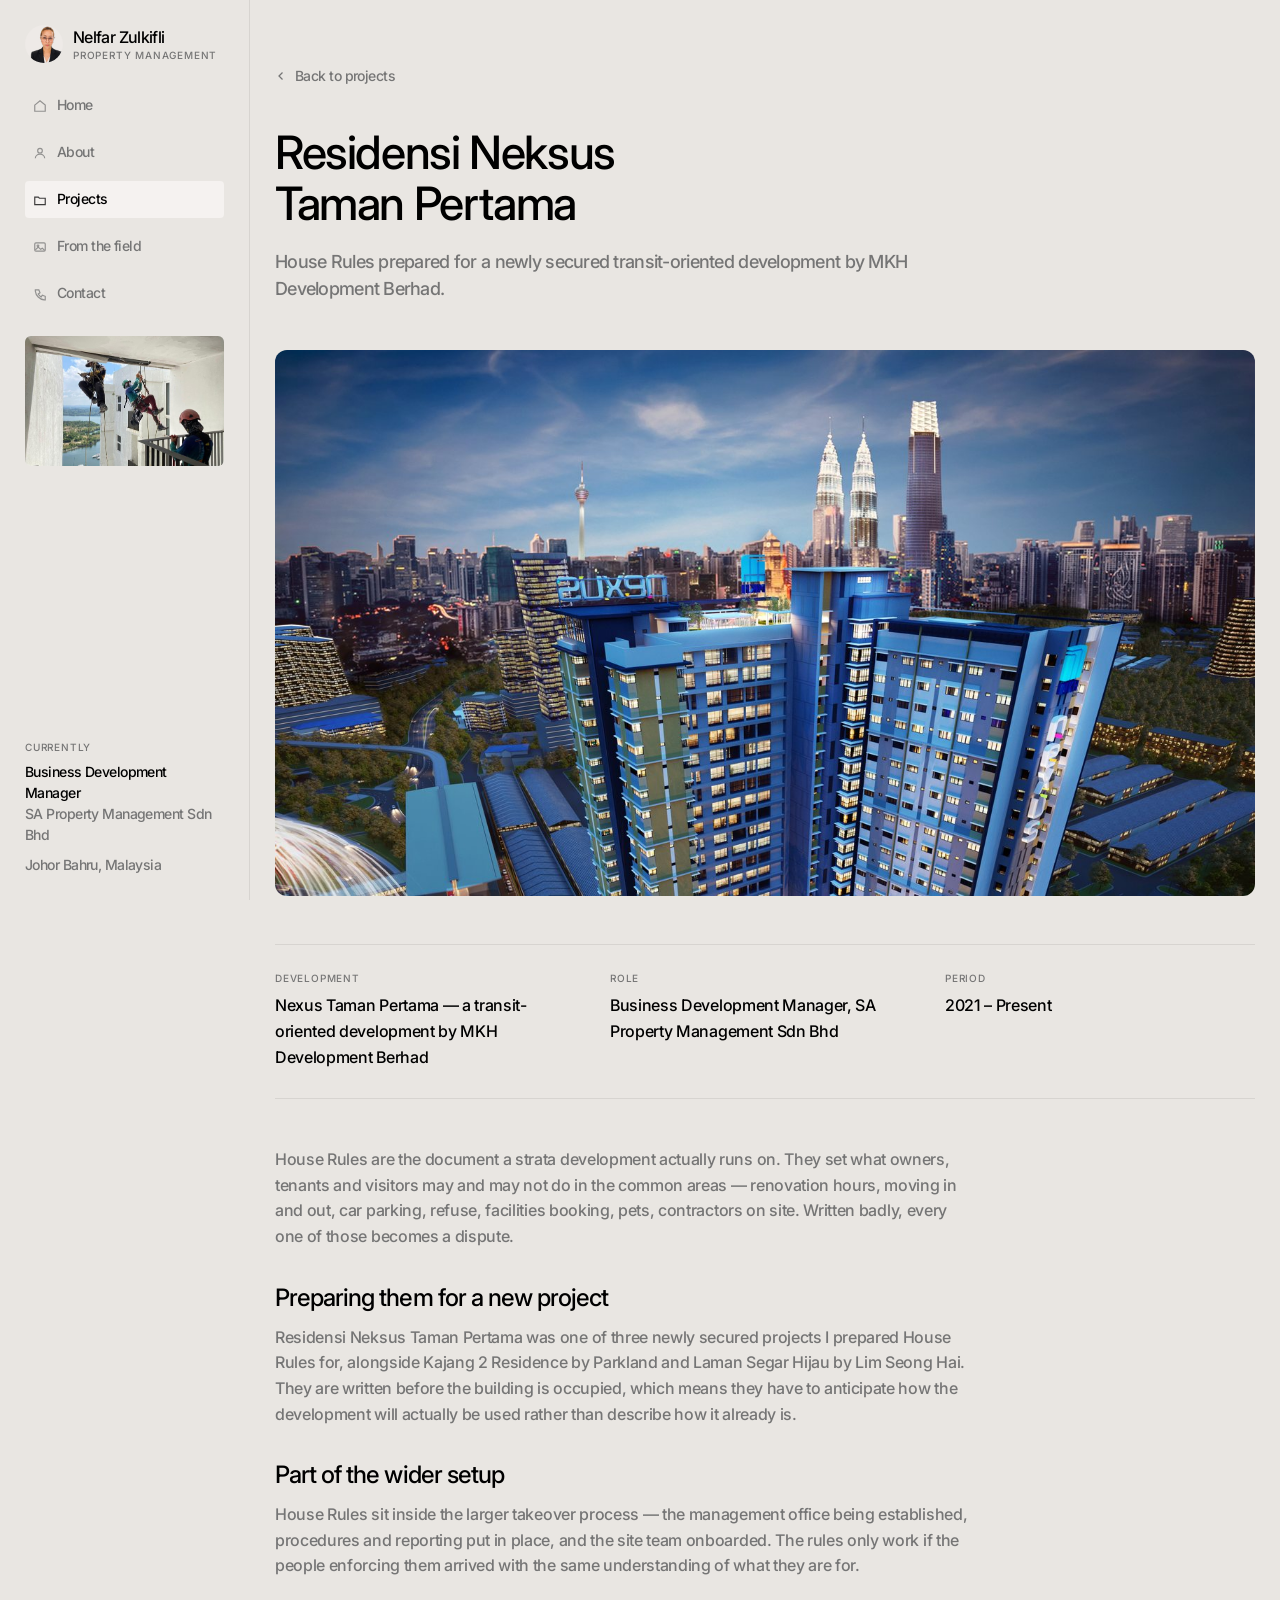
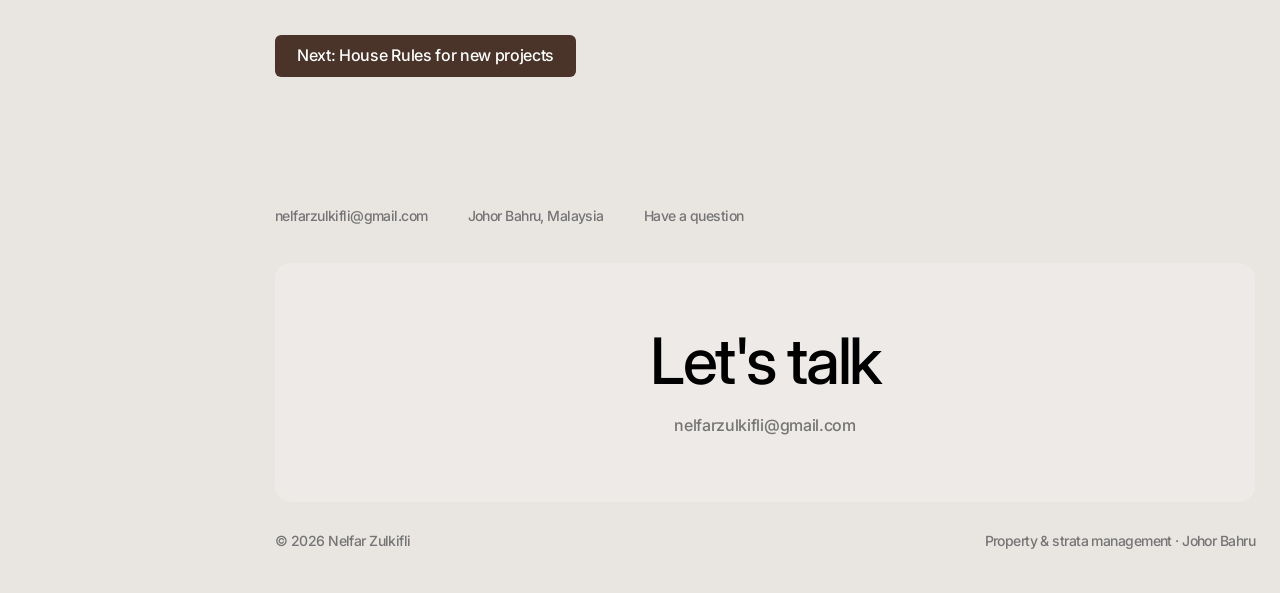
<file: work-neksus-taman-pertama.html>
<!DOCTYPE html>
<html lang="en">
<head>
<meta charset="utf-8">
<meta name="viewport" content="width=device-width, initial-scale=1">
<title>Residensi Neksus Taman Pertama — Nelfar Zulkifli</title>
<meta name="description" content="Preparing House Rules for Residensi Neksus Taman Pertama, a newly secured MKH Development Berhad project.">
<link rel="preconnect" href="https://fonts.googleapis.com">
<link rel="preconnect" href="https://fonts.gstatic.com" crossorigin>
<link href="https://fonts.googleapis.com/css2?family=Inter:opsz,wght@14..32,500;14..32,600&display=swap" rel="stylesheet">
<link rel="stylesheet" href="assets/css/site.css?v=4">
<link rel="icon" href="assets/img/avatar.jpg?v=3">
</head>
<body>

<div class="shell">

  <aside class="rail">
    <a class="rail__id" href="index.html" aria-label="Nelfar Zulkifli, home">
      <img class="rail__avatar" src="assets/img/avatar.jpg?v=3" alt="Nelfar Zulkifli" width="38" height="38">
      <span><span class="rail__name">Nelfar Zulkifli</span><span class="eyebrow rail__role">Property Management</span></span>
    </a>
    <nav class="nav" aria-label="Main">
      <a class="nav__item" href="index.html"><svg viewBox="0 0 24 24" fill="none" stroke="currentColor" stroke-width="2" aria-hidden="true"><path d="M3 10.5 12 3l9 7.5V21H3z"/></svg>Home</a>
      <a class="nav__item" href="about.html"><svg viewBox="0 0 24 24" fill="none" stroke="currentColor" stroke-width="2" aria-hidden="true"><circle cx="12" cy="8" r="4"/><path d="M4 21c0-4 3.6-7 8-7s8 3 8 7"/></svg>About</a>
      <a class="nav__item" href="projects.html" aria-current="page"><svg viewBox="0 0 24 24" fill="none" stroke="currentColor" stroke-width="2" aria-hidden="true"><path d="M3 7h6l2 2h10v11H3z"/></svg>Projects</a>
      <a class="nav__item" href="gallery.html"><svg viewBox="0 0 24 24" fill="none" stroke="currentColor" stroke-width="2" aria-hidden="true"><rect x="3" y="5" width="18" height="14" rx="2"/><circle cx="8.5" cy="10" r="1.5"/><path d="m4 17 5-5 4 4 3-2 4 4"/></svg>From the field</a>
      <a class="nav__item" href="contact.html"><svg viewBox="0 0 24 24" fill="none" stroke="currentColor" stroke-width="2" aria-hidden="true"><path d="M4 5h6l2 5-3 2a12 12 0 0 0 5 5l2-3 5 2v6h-2A17 17 0 0 1 4 7z"/></svg>Contact</a>
    </nav>
    <img class="rail__tile" src="assets/img/sidebar.jpg?v=2" alt="Rope-access technicians inspecting a high-rise façade" width="200" height="130" loading="lazy">
    <div class="rail__foot">
      <span class="eyebrow">Currently</span>
      <span class="small"><strong>Business Development Manager</strong>SA Property Management Sdn Bhd</span>
      <span class="small">Johor Bahru, Malaysia</span>
    </div>
  </aside>

  <header class="topbar">
    <a class="topbar__id" href="index.html">
      <img class="topbar__avatar" src="assets/img/avatar.jpg?v=3" alt="" width="38" height="38">
      <span><span class="rail__name">Nelfar Zulkifli</span><span class="eyebrow rail__role">Property Management</span></span>
    </a>
    <button class="burger" type="button" aria-expanded="false" aria-controls="drawer" aria-label="Open menu"><span></span><span></span><span></span></button>
  </header>

  <div class="drawer" id="drawer">
    <div class="drawer__backdrop"></div>
    <div class="drawer__panel" role="dialog" aria-modal="true" aria-label="Menu">
      <button class="drawer__close" type="button" aria-label="Close menu">Close</button>
      <nav class="nav" data-stagger aria-label="Mobile">
        <a class="nav__item" href="index.html">Home</a>
        <a class="nav__item" href="about.html">About</a>
        <a class="nav__item" href="projects.html" aria-current="page">Projects</a>
        <a class="nav__item" href="gallery.html">From the field</a>
        <a class="nav__item" href="contact.html">Contact</a>
      </nav>
      <div class="rail__foot">
        <span class="eyebrow">Currently</span>
        <span class="small"><strong>Business Development Manager</strong>SA Property Management Sdn Bhd</span>
      </div>
    </div>
  </div>

  <main class="main">

    <section class="section">
      <div class="wrap">

        <a class="case__back" href="projects.html">
          <svg viewBox="0 0 24 24" fill="none" stroke="currentColor" stroke-width="2.5" aria-hidden="true"><path d="M15 5 8 12l7 7"/></svg>
          Back to projects
        </a>

        <h1 class="h1" style="max-width:16ch">
          <span class="word">Residensi</span> <span class="word">Neksus</span> <span class="word">Taman</span> <span class="word">Pertama</span>
        </h1>
        <p class="lead case__standfirst enter" style="--d:320">
          House Rules prepared for a newly secured transit-oriented development by MKH Development Berhad.
        </p>

        <figure class="case__banner reveal">
          <img src="assets/img/case-neksus.jpg" alt="Nexus Taman Pertama by MKH Development Berhad against the Kuala Lumpur skyline" width="1400" height="780">
        </figure>

        <div class="case__meta reveal">
          <div>
            <span class="eyebrow">Development</span>
            <p>Nexus Taman Pertama — a transit-oriented development by MKH Development Berhad</p>
          </div>
          <div>
            <span class="eyebrow">Role</span>
            <p>Business Development Manager, SA Property Management Sdn Bhd</p>
          </div>
          <div>
            <span class="eyebrow">Period</span>
            <p>2021 – Present</p>
          </div>
        </div>

        <div class="case__body">
          <div class="reveal">
            <p class="body">
              House Rules are the document a strata development actually runs on. They set what owners, tenants and visitors may and may not do in the common areas — renovation hours, moving in and out, car parking, refuse, facilities booking, pets, contractors on site. Written badly, every one of those becomes a dispute.
            </p>
          </div>

          <div class="reveal">
            <h2>Preparing them for a new project</h2>
            <p class="body">
              Residensi Neksus Taman Pertama was one of three newly secured projects I prepared House Rules for, alongside Kajang 2 Residence by Parkland and Laman Segar Hijau by Lim Seong Hai. They are written before the building is occupied, which means they have to anticipate how the development will actually be used rather than describe how it already is.
            </p>
          </div>

          <div class="reveal">
            <h2>Part of the wider setup</h2>
            <p class="body">
              House Rules sit inside the larger takeover process — the management office being established, procedures and reporting put in place, and the site team onboarded. The rules only work if the people enforcing them arrived with the same understanding of what they are for.
            </p>
          </div>
        </div>

        <div class="reveal" style="margin-top:56px">
          <a class="btn btn--primary" href="work-house-rules.html">Next: House Rules for new projects</a>
        </div>

      </div>
    </section>

    <footer class="foot">
      <div class="wrap">
        <div class="foot__links reveal">
          <a class="link-u" href="mailto:nelfarzulkifli@gmail.com">nelfarzulkifli@gmail.com</a>
          <span>Johor Bahru, Malaysia</span>
          <a class="link-u" href="contact.html">Have a question</a>
        </div>
        <a class="foot__cta reveal" href="mailto:nelfarzulkifli@gmail.com">
          <b>Let's talk</b>
          <span>nelfarzulkifli@gmail.com</span>
        </a>
        <div class="foot__base">
          <span>© 2026 Nelfar Zulkifli</span>
          <span>Property &amp; strata management · Johor Bahru</span>
        </div>
      </div>
    </footer>

  </main>
</div>

<script src="assets/js/site.js?v=5"></script>
</body>
</html>
</file>
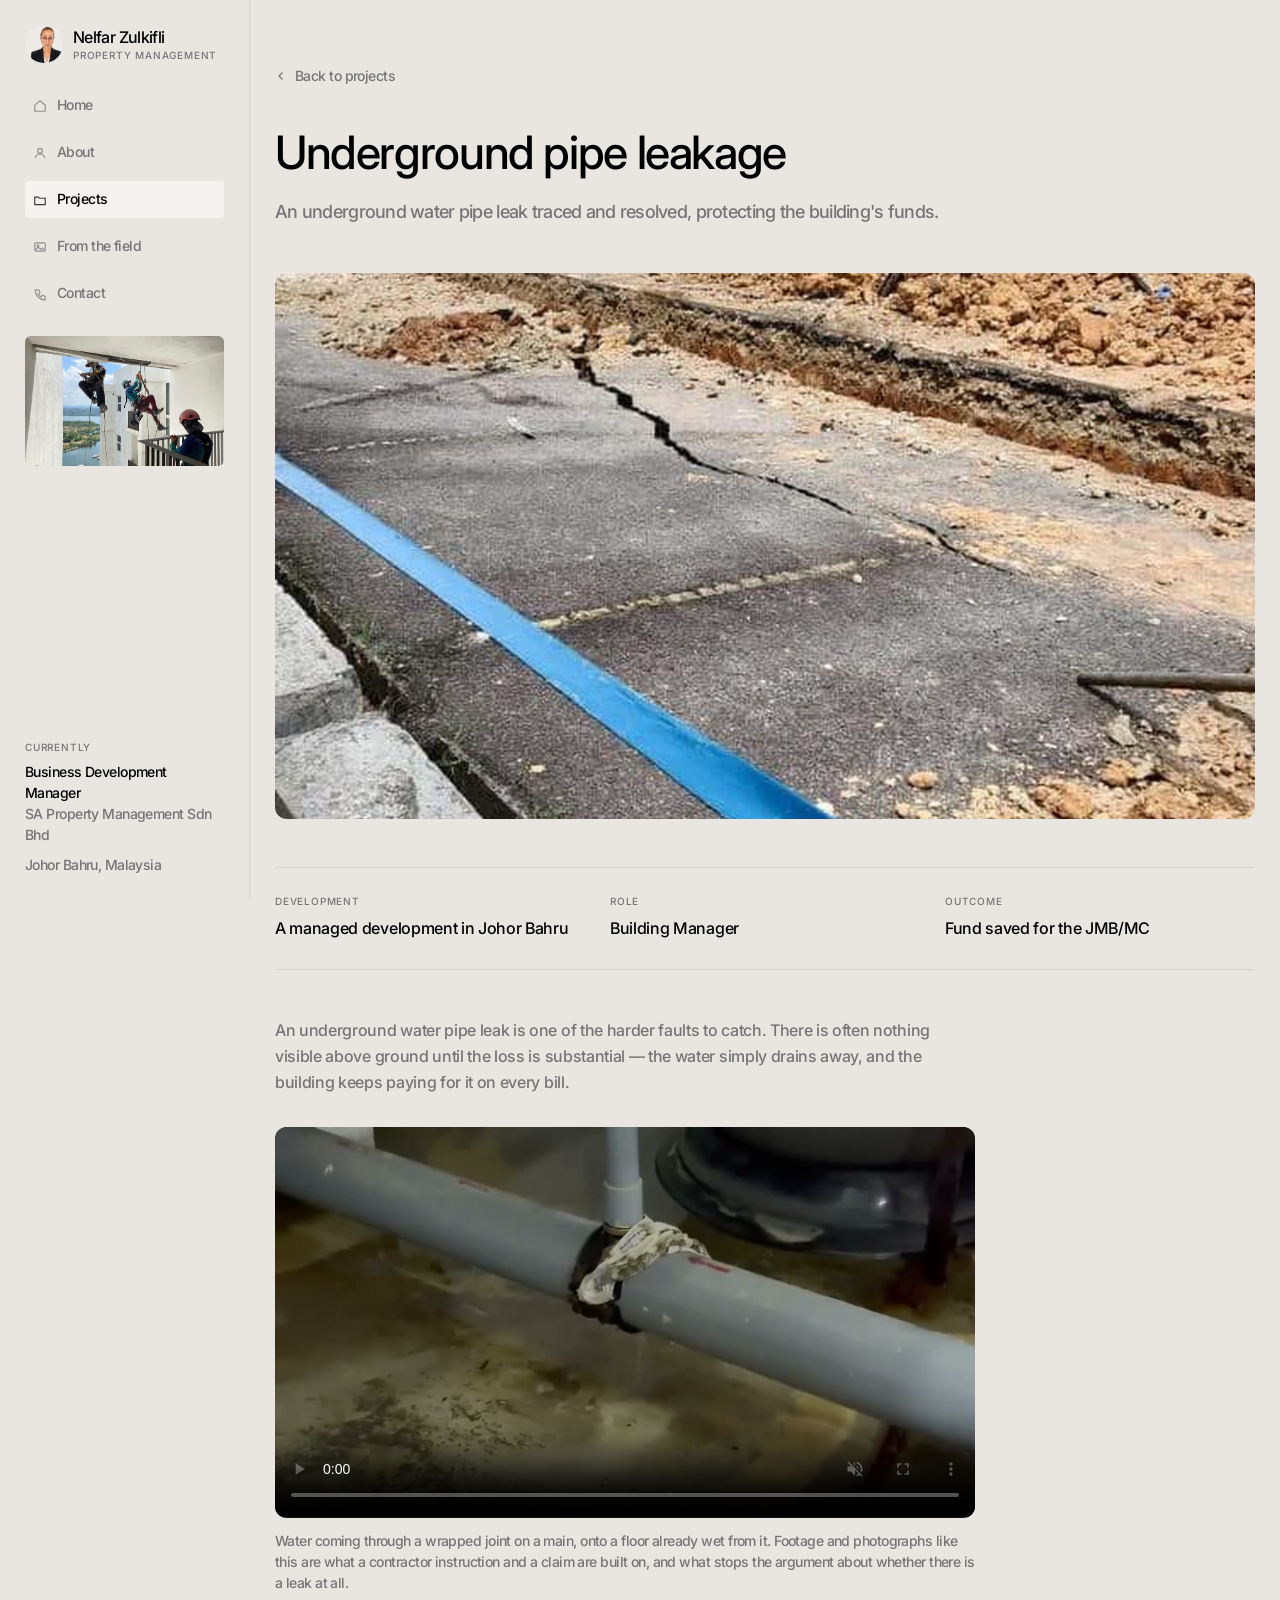
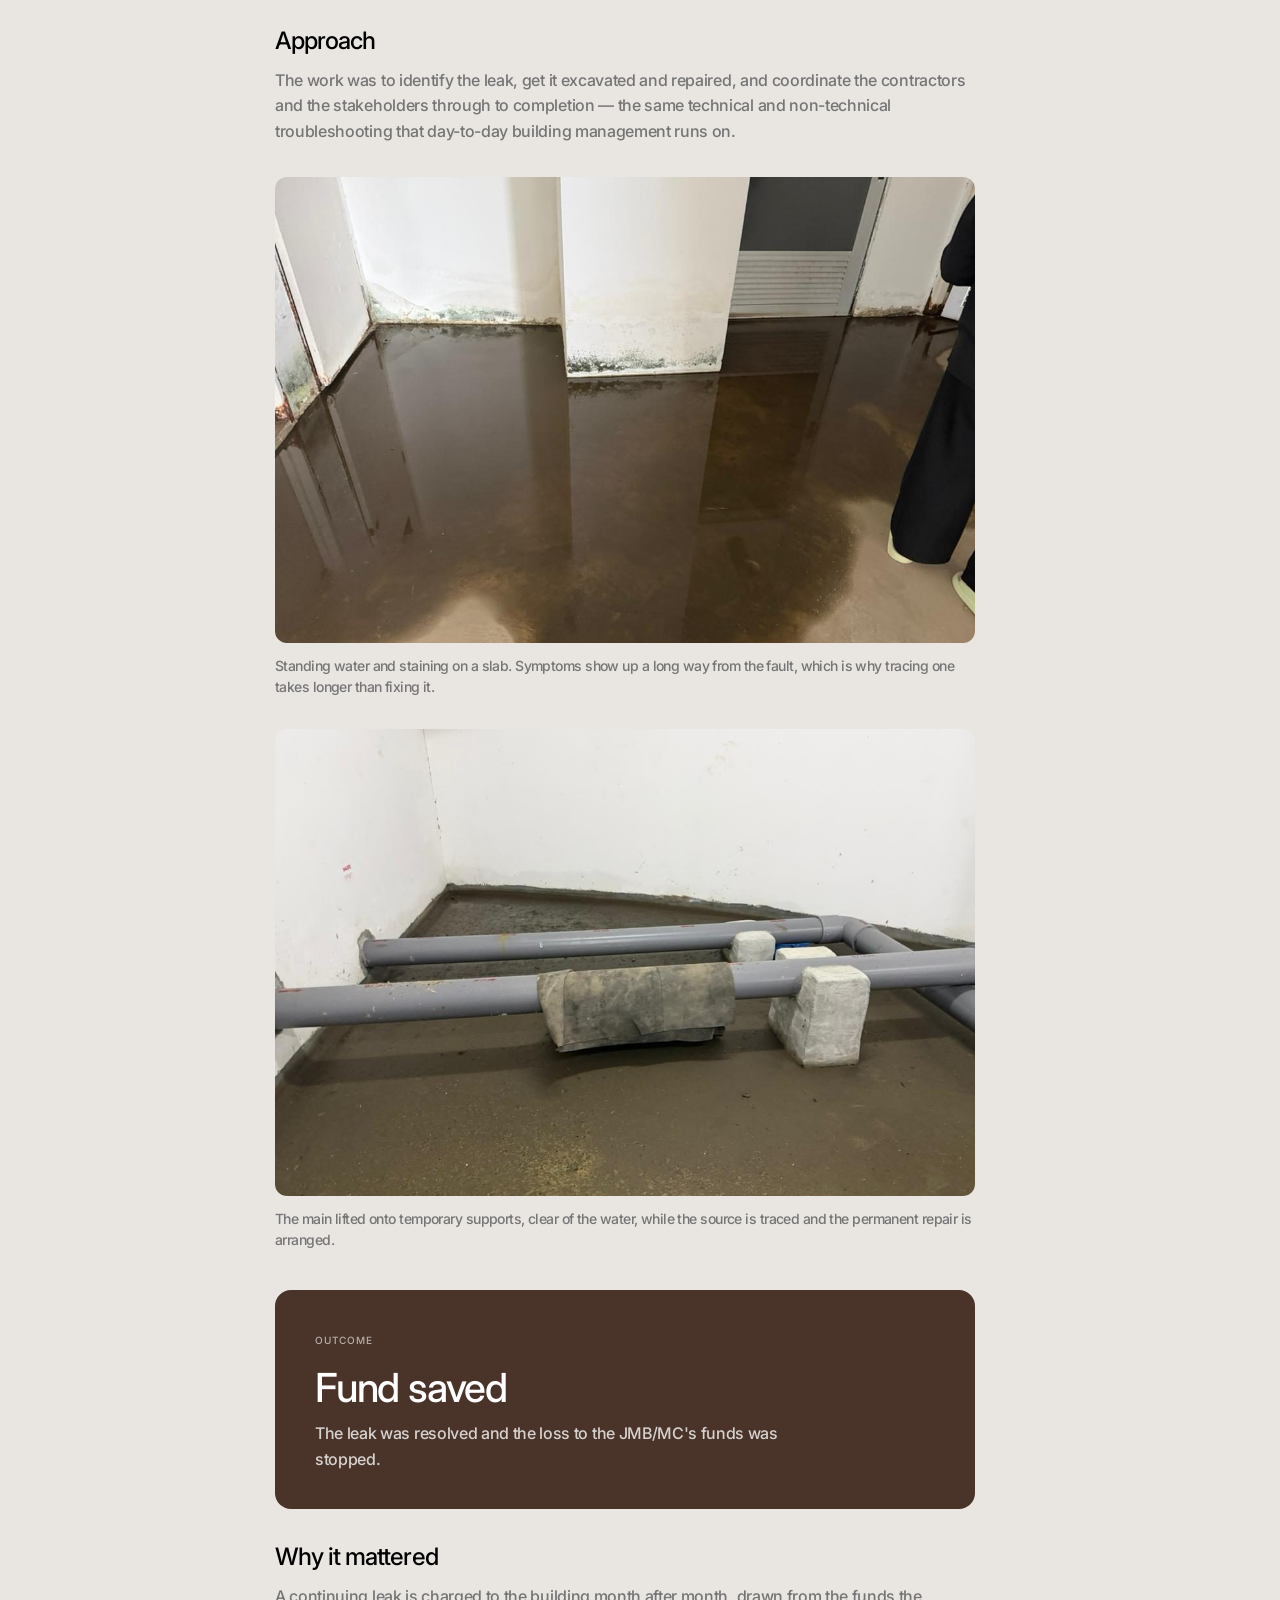
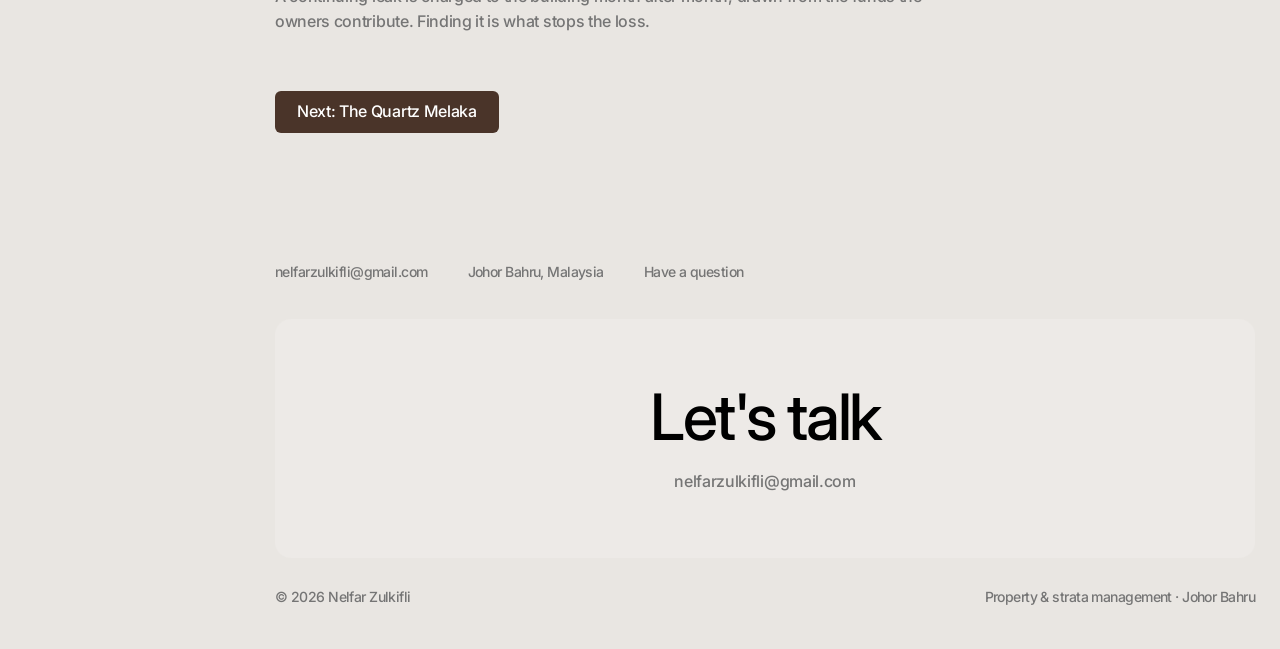
<file: work-pipe-leakage.html>
<!DOCTYPE html>
<html lang="en">
<head>
<meta charset="utf-8">
<meta name="viewport" content="width=device-width, initial-scale=1">
<title>Underground pipe leakage — Nelfar Zulkifli</title>
<meta name="description" content="Tracing and resolving an underground water pipe leak at a managed development in Johor Bahru, saving the fund for the JMB/MC.">
<link rel="preconnect" href="https://fonts.googleapis.com">
<link rel="preconnect" href="https://fonts.gstatic.com" crossorigin>
<link href="https://fonts.googleapis.com/css2?family=Inter:opsz,wght@14..32,500;14..32,600&display=swap" rel="stylesheet">
<link rel="stylesheet" href="assets/css/site.css?v=4">
<link rel="icon" href="assets/img/avatar.jpg?v=3">
</head>
<body>

<!--
  TO CONFIRM WITH NELFAR before this page goes live:
  1. The development. The CV states the achievement but does not name the site. Photographs in her
     archive are filed "VS Underground pipe burst" / "VS.jpeg", and "Vista Seri Alam" appears in her
     Projects Stabilised list — suggestive, but not stated. Left unnamed here on purpose.
  2. The role and period. The achievement appears in the CV's Key Achievement block rather than under
     a specific job, so no dates are claimed.
  3. Any figure for the amount saved. None is recorded, so none is stated.
-->

<div class="shell">

  <aside class="rail">
    <a class="rail__id" href="index.html" aria-label="Nelfar Zulkifli, home">
      <img class="rail__avatar" src="assets/img/avatar.jpg?v=3" alt="Nelfar Zulkifli" width="38" height="38">
      <span><span class="rail__name">Nelfar Zulkifli</span><span class="eyebrow rail__role">Property Management</span></span>
    </a>
    <nav class="nav" aria-label="Main">
      <a class="nav__item" href="index.html"><svg viewBox="0 0 24 24" fill="none" stroke="currentColor" stroke-width="2" aria-hidden="true"><path d="M3 10.5 12 3l9 7.5V21H3z"/></svg>Home</a>
      <a class="nav__item" href="about.html"><svg viewBox="0 0 24 24" fill="none" stroke="currentColor" stroke-width="2" aria-hidden="true"><circle cx="12" cy="8" r="4"/><path d="M4 21c0-4 3.6-7 8-7s8 3 8 7"/></svg>About</a>
      <a class="nav__item" href="projects.html" aria-current="page"><svg viewBox="0 0 24 24" fill="none" stroke="currentColor" stroke-width="2" aria-hidden="true"><path d="M3 7h6l2 2h10v11H3z"/></svg>Projects</a>
      <a class="nav__item" href="gallery.html"><svg viewBox="0 0 24 24" fill="none" stroke="currentColor" stroke-width="2" aria-hidden="true"><rect x="3" y="5" width="18" height="14" rx="2"/><circle cx="8.5" cy="10" r="1.5"/><path d="m4 17 5-5 4 4 3-2 4 4"/></svg>From the field</a>
      <a class="nav__item" href="contact.html"><svg viewBox="0 0 24 24" fill="none" stroke="currentColor" stroke-width="2" aria-hidden="true"><path d="M4 5h6l2 5-3 2a12 12 0 0 0 5 5l2-3 5 2v6h-2A17 17 0 0 1 4 7z"/></svg>Contact</a>
    </nav>
    <img class="rail__tile" src="assets/img/sidebar.jpg?v=2" alt="Rope-access technicians inspecting a high-rise façade" width="200" height="130" loading="lazy">
    <div class="rail__foot">
      <span class="eyebrow">Currently</span>
      <span class="small"><strong>Business Development Manager</strong>SA Property Management Sdn Bhd</span>
      <span class="small">Johor Bahru, Malaysia</span>
    </div>
  </aside>

  <header class="topbar">
    <a class="topbar__id" href="index.html">
      <img class="topbar__avatar" src="assets/img/avatar.jpg?v=3" alt="" width="38" height="38">
      <span><span class="rail__name">Nelfar Zulkifli</span><span class="eyebrow rail__role">Property Management</span></span>
    </a>
    <button class="burger" type="button" aria-expanded="false" aria-controls="drawer" aria-label="Open menu"><span></span><span></span><span></span></button>
  </header>

  <div class="drawer" id="drawer">
    <div class="drawer__backdrop"></div>
    <div class="drawer__panel" role="dialog" aria-modal="true" aria-label="Menu">
      <button class="drawer__close" type="button" aria-label="Close menu">Close</button>
      <nav class="nav" data-stagger aria-label="Mobile">
        <a class="nav__item" href="index.html">Home</a>
        <a class="nav__item" href="about.html">About</a>
        <a class="nav__item" href="projects.html" aria-current="page">Projects</a>
        <a class="nav__item" href="gallery.html">From the field</a>
        <a class="nav__item" href="contact.html">Contact</a>
      </nav>
      <div class="rail__foot">
        <span class="eyebrow">Currently</span>
        <span class="small"><strong>Business Development Manager</strong>SA Property Management Sdn Bhd</span>
      </div>
    </div>
  </div>

  <main class="main">

    <section class="section">
      <div class="wrap">

        <a class="case__back" href="projects.html">
          <svg viewBox="0 0 24 24" fill="none" stroke="currentColor" stroke-width="2.5" aria-hidden="true"><path d="M15 5 8 12l7 7"/></svg>
          Back to projects
        </a>

        <h1 class="h1" style="max-width:18ch">
          <span class="word">Underground</span> <span class="word">pipe</span> <span class="word">leakage</span>
        </h1>
        <p class="lead case__standfirst enter" style="--d:320">
          An underground water pipe leak traced and resolved, protecting the building's funds.
        </p>

        <figure class="case__banner reveal">
          <img src="assets/img/case-pipe.jpg" alt="Settlement cracking and excavation along a site access road" width="1400" height="780">
        </figure>

        <div class="case__meta reveal">
          <div>
            <span class="eyebrow">Development</span>
            <p>A managed development in Johor Bahru</p>
          </div>
          <div>
            <span class="eyebrow">Role</span>
            <p>Building Manager</p>
          </div>
          <div>
            <span class="eyebrow">Outcome</span>
            <p>Fund saved for the JMB/MC</p>
          </div>
        </div>

        <div class="case__body">
          <div class="reveal">
            <p class="body">
              An underground water pipe leak is one of the harder faults to catch. There is often
              nothing visible above ground until the loss is substantial — the water simply drains
              away, and the building keeps paying for it on every bill.
            </p>
          </div>

          <div class="reveal">
            <figure class="case__video">
              <video src="assets/video/leak-joint.mp4" poster="assets/video/leak-joint-poster.jpg"
                     data-autoloop muted loop controls playsinline preload="metadata"
                     aria-label="Water dripping steadily from a wrapped joint on a water main"></video>
              <figcaption>
                Water coming through a wrapped joint on a main, onto a floor already wet from it.
                Footage and photographs like this are what a contractor instruction and a claim are
                built on, and what stops the argument about whether there is a leak at all.
              </figcaption>
            </figure>
          </div>

          <div class="reveal">
            <h2>Approach</h2>
            <p class="body">
              The work was to identify the leak, get it excavated and repaired, and coordinate the
              contractors and the stakeholders through to completion — the same technical and
              non-technical troubleshooting that day-to-day building management runs on.
            </p>
          </div>

          <div class="reveal">
            <figure class="case__fig">
              <img src="assets/img/field/water-ingress.jpg" alt="Standing water and staining across a bare concrete floor slab" width="1080" height="810" loading="lazy">
              <figcaption>
                Standing water and staining on a slab. Symptoms show up a long way from the fault,
                which is why tracing one takes longer than fixing it.
              </figcaption>
            </figure>
          </div>

          <div class="reveal">
            <figure class="case__fig">
              <img src="assets/img/field/pipe-support.jpg" alt="A water main resting on temporary concrete block supports above a wet floor" width="1080" height="810" loading="lazy">
              <figcaption>
                The main lifted onto temporary supports, clear of the water, while the source is
                traced and the permanent repair is arranged.
              </figcaption>
            </figure>
          </div>

          <div class="reveal">
            <div class="case__result">
              <span class="eyebrow">Outcome</span>
              <strong>Fund saved</strong>
              <p>The leak was resolved and the loss to the JMB/MC's funds was stopped.</p>
            </div>
          </div>

          <div class="reveal">
            <h2>Why it mattered</h2>
            <p class="body">
              A continuing leak is charged to the building month after month, drawn from the funds the
              owners contribute. Finding it is what stops the loss.
            </p>
          </div>
        </div>

        <div class="reveal" style="margin-top:56px">
          <a class="btn btn--primary" href="work-the-quartz-melaka.html">Next: The Quartz Melaka</a>
        </div>

      </div>
    </section>

    <footer class="foot">
      <div class="wrap">
        <div class="foot__links reveal">
          <a class="link-u" href="mailto:nelfarzulkifli@gmail.com">nelfarzulkifli@gmail.com</a>
          <span>Johor Bahru, Malaysia</span>
          <a class="link-u" href="contact.html">Have a question</a>
        </div>
        <a class="foot__cta reveal" href="mailto:nelfarzulkifli@gmail.com">
          <b>Let's talk</b>
          <span>nelfarzulkifli@gmail.com</span>
        </a>
        <div class="foot__base">
          <span>© 2026 Nelfar Zulkifli</span>
          <span>Property &amp; strata management · Johor Bahru</span>
        </div>
      </div>
    </footer>

  </main>
</div>

<script src="assets/js/site.js?v=5"></script>
</body>
</html>
</file>
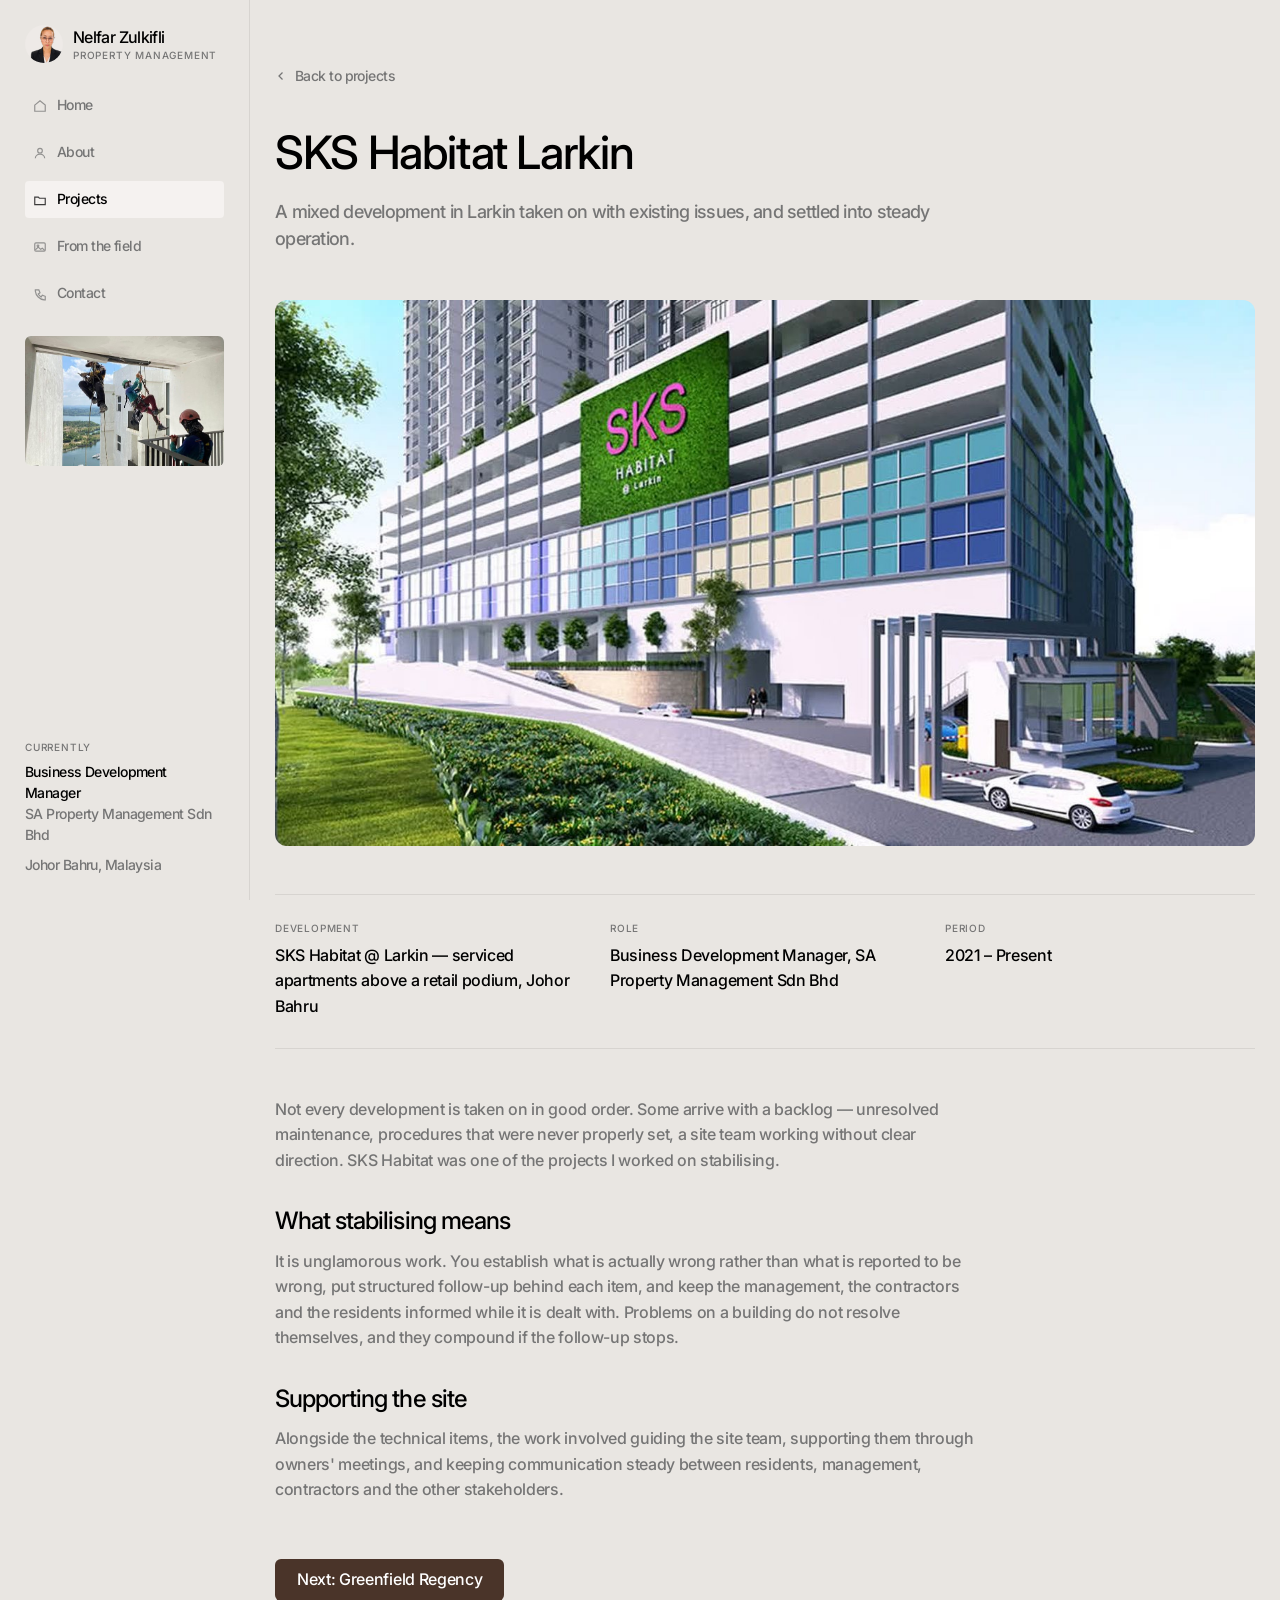
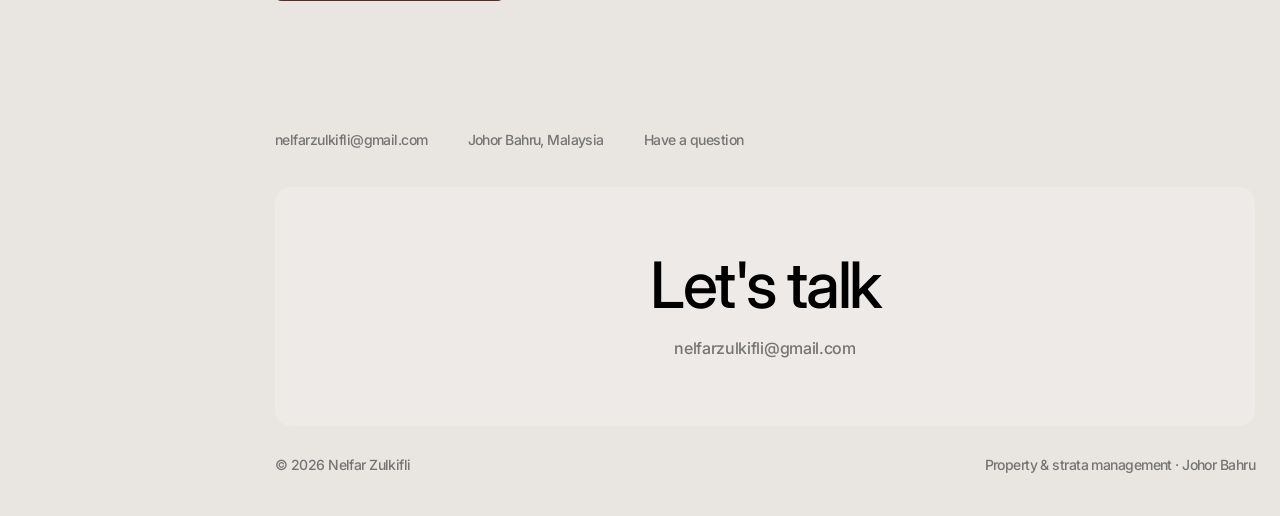
<file: work-sks-habitat-larkin.html>
<!DOCTYPE html>
<html lang="en">
<head>
<meta charset="utf-8">
<meta name="viewport" content="width=device-width, initial-scale=1">
<title>SKS Habitat Larkin — Nelfar Zulkifli</title>
<meta name="description" content="Stabilising operations at SKS Habitat @ Larkin, a mixed serviced-apartment and retail development in Johor Bahru.">
<link rel="preconnect" href="https://fonts.googleapis.com">
<link rel="preconnect" href="https://fonts.gstatic.com" crossorigin>
<link href="https://fonts.googleapis.com/css2?family=Inter:opsz,wght@14..32,500;14..32,600&display=swap" rel="stylesheet">
<link rel="stylesheet" href="assets/css/site.css?v=4">
<link rel="icon" href="assets/img/avatar.jpg?v=3">
</head>
<body>

<div class="shell">

  <aside class="rail">
    <a class="rail__id" href="index.html" aria-label="Nelfar Zulkifli, home">
      <img class="rail__avatar" src="assets/img/avatar.jpg?v=3" alt="Nelfar Zulkifli" width="38" height="38">
      <span><span class="rail__name">Nelfar Zulkifli</span><span class="eyebrow rail__role">Property Management</span></span>
    </a>
    <nav class="nav" aria-label="Main">
      <a class="nav__item" href="index.html"><svg viewBox="0 0 24 24" fill="none" stroke="currentColor" stroke-width="2" aria-hidden="true"><path d="M3 10.5 12 3l9 7.5V21H3z"/></svg>Home</a>
      <a class="nav__item" href="about.html"><svg viewBox="0 0 24 24" fill="none" stroke="currentColor" stroke-width="2" aria-hidden="true"><circle cx="12" cy="8" r="4"/><path d="M4 21c0-4 3.6-7 8-7s8 3 8 7"/></svg>About</a>
      <a class="nav__item" href="projects.html" aria-current="page"><svg viewBox="0 0 24 24" fill="none" stroke="currentColor" stroke-width="2" aria-hidden="true"><path d="M3 7h6l2 2h10v11H3z"/></svg>Projects</a>
      <a class="nav__item" href="gallery.html"><svg viewBox="0 0 24 24" fill="none" stroke="currentColor" stroke-width="2" aria-hidden="true"><rect x="3" y="5" width="18" height="14" rx="2"/><circle cx="8.5" cy="10" r="1.5"/><path d="m4 17 5-5 4 4 3-2 4 4"/></svg>From the field</a>
      <a class="nav__item" href="contact.html"><svg viewBox="0 0 24 24" fill="none" stroke="currentColor" stroke-width="2" aria-hidden="true"><path d="M4 5h6l2 5-3 2a12 12 0 0 0 5 5l2-3 5 2v6h-2A17 17 0 0 1 4 7z"/></svg>Contact</a>
    </nav>
    <img class="rail__tile" src="assets/img/sidebar.jpg?v=2" alt="Rope-access technicians inspecting a high-rise façade" width="200" height="130" loading="lazy">
    <div class="rail__foot">
      <span class="eyebrow">Currently</span>
      <span class="small"><strong>Business Development Manager</strong>SA Property Management Sdn Bhd</span>
      <span class="small">Johor Bahru, Malaysia</span>
    </div>
  </aside>

  <header class="topbar">
    <a class="topbar__id" href="index.html">
      <img class="topbar__avatar" src="assets/img/avatar.jpg?v=3" alt="" width="38" height="38">
      <span><span class="rail__name">Nelfar Zulkifli</span><span class="eyebrow rail__role">Property Management</span></span>
    </a>
    <button class="burger" type="button" aria-expanded="false" aria-controls="drawer" aria-label="Open menu"><span></span><span></span><span></span></button>
  </header>

  <div class="drawer" id="drawer">
    <div class="drawer__backdrop"></div>
    <div class="drawer__panel" role="dialog" aria-modal="true" aria-label="Menu">
      <button class="drawer__close" type="button" aria-label="Close menu">Close</button>
      <nav class="nav" data-stagger aria-label="Mobile">
        <a class="nav__item" href="index.html">Home</a>
        <a class="nav__item" href="about.html">About</a>
        <a class="nav__item" href="projects.html" aria-current="page">Projects</a>
        <a class="nav__item" href="gallery.html">From the field</a>
        <a class="nav__item" href="contact.html">Contact</a>
      </nav>
      <div class="rail__foot">
        <span class="eyebrow">Currently</span>
        <span class="small"><strong>Business Development Manager</strong>SA Property Management Sdn Bhd</span>
      </div>
    </div>
  </div>

  <main class="main">

    <section class="section">
      <div class="wrap">

        <a class="case__back" href="projects.html">
          <svg viewBox="0 0 24 24" fill="none" stroke="currentColor" stroke-width="2.5" aria-hidden="true"><path d="M15 5 8 12l7 7"/></svg>
          Back to projects
        </a>

        <h1 class="h1" style="max-width:16ch">
          <span class="word">SKS</span> <span class="word">Habitat</span> <span class="word">Larkin</span>
        </h1>
        <p class="lead case__standfirst enter" style="--d:320">
          A mixed development in Larkin taken on with existing issues, and settled into steady operation.
        </p>

        <figure class="case__banner reveal">
          <img src="assets/img/case-sks.jpg" alt="SKS Habitat @ Larkin, serviced apartments above a coloured retail podium" width="1400" height="780">
        </figure>

        <div class="case__meta reveal">
          <div>
            <span class="eyebrow">Development</span>
            <p>SKS Habitat @ Larkin — serviced apartments above a retail podium, Johor Bahru</p>
          </div>
          <div>
            <span class="eyebrow">Role</span>
            <p>Business Development Manager, SA Property Management Sdn Bhd</p>
          </div>
          <div>
            <span class="eyebrow">Period</span>
            <p>2021 – Present</p>
          </div>
        </div>

        <div class="case__body">
          <div class="reveal">
            <p class="body">
              Not every development is taken on in good order. Some arrive with a backlog — unresolved maintenance, procedures that were never properly set, a site team working without clear direction. SKS Habitat was one of the projects I worked on stabilising.
            </p>
          </div>

          <div class="reveal">
            <h2>What stabilising means</h2>
            <p class="body">
              It is unglamorous work. You establish what is actually wrong rather than what is reported to be wrong, put structured follow-up behind each item, and keep the management, the contractors and the residents informed while it is dealt with. Problems on a building do not resolve themselves, and they compound if the follow-up stops.
            </p>
          </div>

          <div class="reveal">
            <h2>Supporting the site</h2>
            <p class="body">
              Alongside the technical items, the work involved guiding the site team, supporting them through owners' meetings, and keeping communication steady between residents, management, contractors and the other stakeholders.
            </p>
          </div>
        </div>

        <div class="reveal" style="margin-top:56px">
          <a class="btn btn--primary" href="work-greenfield-regency.html">Next: Greenfield Regency</a>
        </div>

      </div>
    </section>

    <footer class="foot">
      <div class="wrap">
        <div class="foot__links reveal">
          <a class="link-u" href="mailto:nelfarzulkifli@gmail.com">nelfarzulkifli@gmail.com</a>
          <span>Johor Bahru, Malaysia</span>
          <a class="link-u" href="contact.html">Have a question</a>
        </div>
        <a class="foot__cta reveal" href="mailto:nelfarzulkifli@gmail.com">
          <b>Let's talk</b>
          <span>nelfarzulkifli@gmail.com</span>
        </a>
        <div class="foot__base">
          <span>© 2026 Nelfar Zulkifli</span>
          <span>Property &amp; strata management · Johor Bahru</span>
        </div>
      </div>
    </footer>

  </main>
</div>

<script src="assets/js/site.js?v=5"></script>
</body>
</html>
</file>
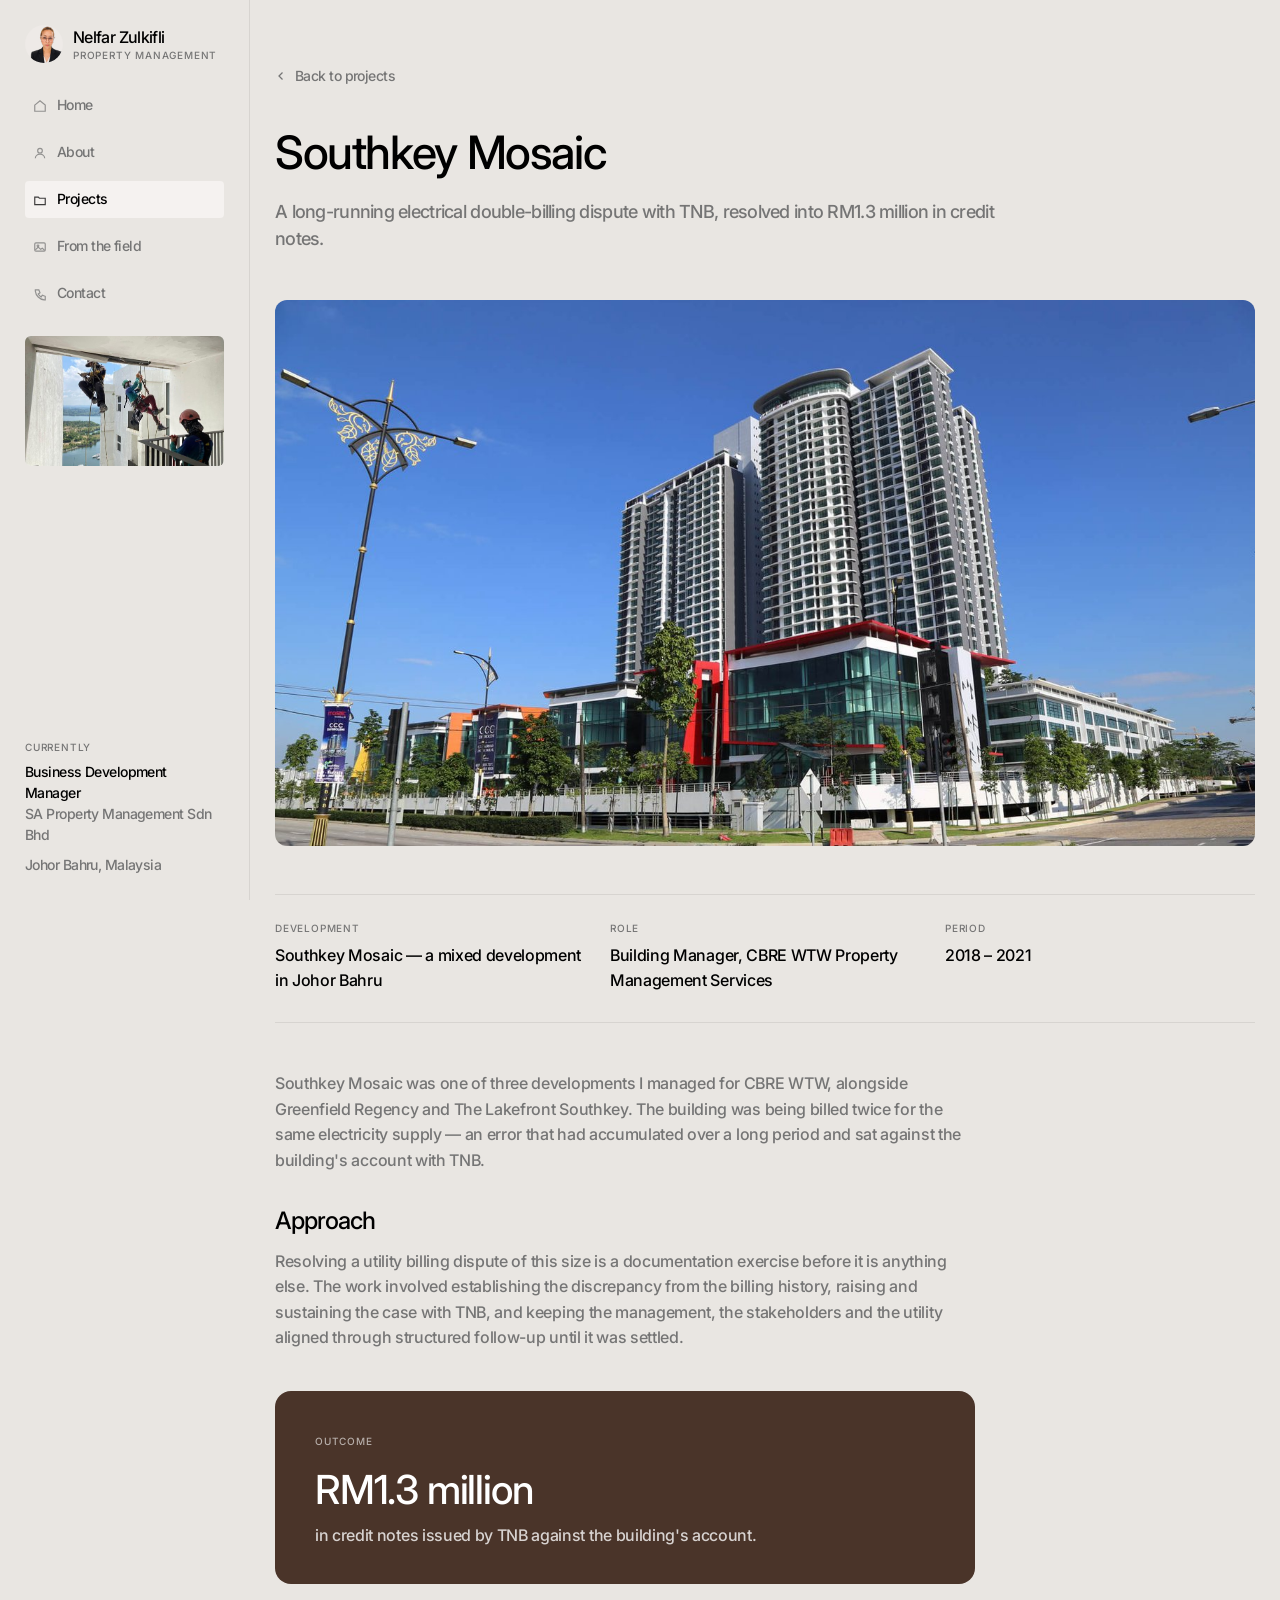
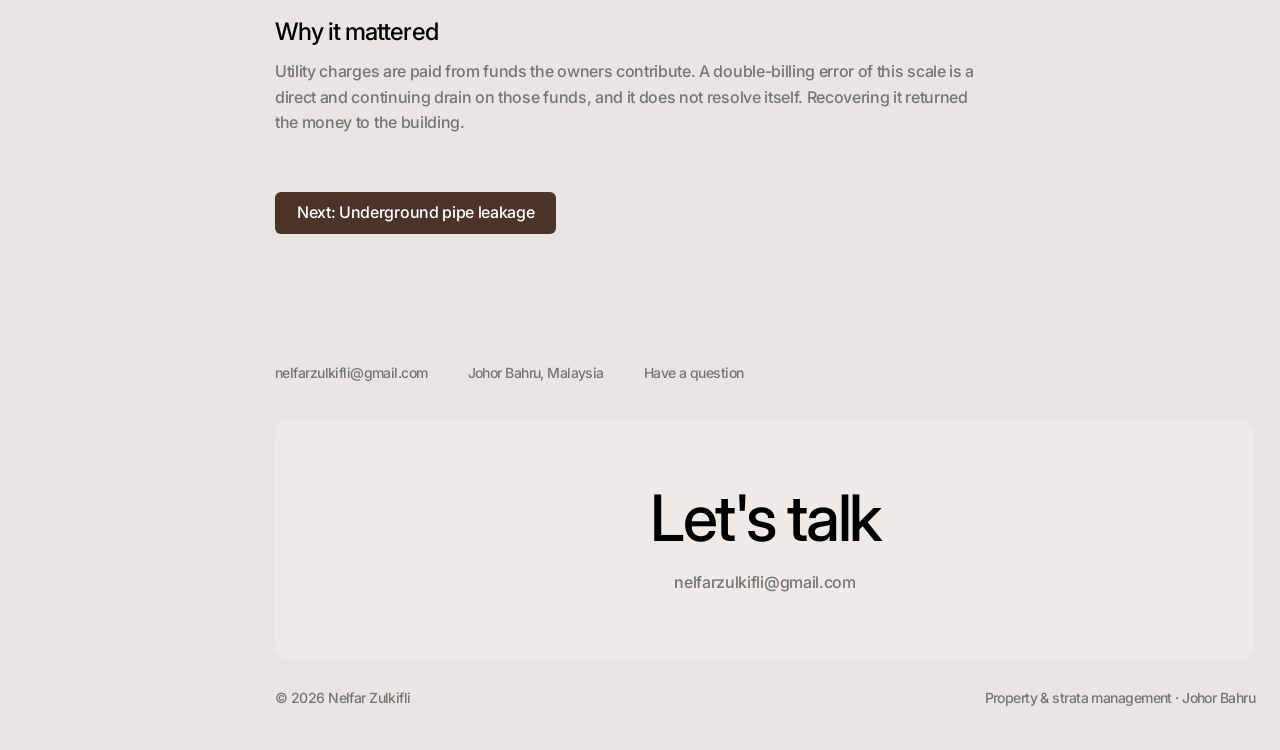
<file: work-southkey-mosaic.html>
<!DOCTYPE html>
<html lang="en">
<head>
<meta charset="utf-8">
<meta name="viewport" content="width=device-width, initial-scale=1">
<title>Southkey Mosaic — Nelfar Zulkifli</title>
<meta name="description" content="Resolving a long-running electrical double-billing dispute between TNB and Southkey Mosaic, recovering RM1.3 million in credit notes.">
<link rel="preconnect" href="https://fonts.googleapis.com">
<link rel="preconnect" href="https://fonts.gstatic.com" crossorigin>
<link href="https://fonts.googleapis.com/css2?family=Inter:opsz,wght@14..32,500;14..32,600&display=swap" rel="stylesheet">
<link rel="stylesheet" href="assets/css/site.css?v=4">
<link rel="icon" href="assets/img/avatar.jpg?v=3">
</head>
<body>

<div class="shell">

  <aside class="rail">
    <a class="rail__id" href="index.html" aria-label="Nelfar Zulkifli, home">
      <img class="rail__avatar" src="assets/img/avatar.jpg?v=3" alt="Nelfar Zulkifli" width="38" height="38">
      <span><span class="rail__name">Nelfar Zulkifli</span><span class="eyebrow rail__role">Property Management</span></span>
    </a>
    <nav class="nav" aria-label="Main">
      <a class="nav__item" href="index.html"><svg viewBox="0 0 24 24" fill="none" stroke="currentColor" stroke-width="2" aria-hidden="true"><path d="M3 10.5 12 3l9 7.5V21H3z"/></svg>Home</a>
      <a class="nav__item" href="about.html"><svg viewBox="0 0 24 24" fill="none" stroke="currentColor" stroke-width="2" aria-hidden="true"><circle cx="12" cy="8" r="4"/><path d="M4 21c0-4 3.6-7 8-7s8 3 8 7"/></svg>About</a>
      <a class="nav__item" href="projects.html" aria-current="page"><svg viewBox="0 0 24 24" fill="none" stroke="currentColor" stroke-width="2" aria-hidden="true"><path d="M3 7h6l2 2h10v11H3z"/></svg>Projects</a>
      <a class="nav__item" href="gallery.html"><svg viewBox="0 0 24 24" fill="none" stroke="currentColor" stroke-width="2" aria-hidden="true"><rect x="3" y="5" width="18" height="14" rx="2"/><circle cx="8.5" cy="10" r="1.5"/><path d="m4 17 5-5 4 4 3-2 4 4"/></svg>From the field</a>
      <a class="nav__item" href="contact.html"><svg viewBox="0 0 24 24" fill="none" stroke="currentColor" stroke-width="2" aria-hidden="true"><path d="M4 5h6l2 5-3 2a12 12 0 0 0 5 5l2-3 5 2v6h-2A17 17 0 0 1 4 7z"/></svg>Contact</a>
    </nav>
    <img class="rail__tile" src="assets/img/sidebar.jpg?v=2" alt="Rope-access technicians inspecting a high-rise façade" width="200" height="130" loading="lazy">
    <div class="rail__foot">
      <span class="eyebrow">Currently</span>
      <span class="small"><strong>Business Development Manager</strong>SA Property Management Sdn Bhd</span>
      <span class="small">Johor Bahru, Malaysia</span>
    </div>
  </aside>

  <header class="topbar">
    <a class="topbar__id" href="index.html">
      <img class="topbar__avatar" src="assets/img/avatar.jpg?v=3" alt="" width="38" height="38">
      <span><span class="rail__name">Nelfar Zulkifli</span><span class="eyebrow rail__role">Property Management</span></span>
    </a>
    <button class="burger" type="button" aria-expanded="false" aria-controls="drawer" aria-label="Open menu"><span></span><span></span><span></span></button>
  </header>

  <div class="drawer" id="drawer">
    <div class="drawer__backdrop"></div>
    <div class="drawer__panel" role="dialog" aria-modal="true" aria-label="Menu">
      <button class="drawer__close" type="button" aria-label="Close menu">Close</button>
      <nav class="nav" data-stagger aria-label="Mobile">
        <a class="nav__item" href="index.html">Home</a>
        <a class="nav__item" href="about.html">About</a>
        <a class="nav__item" href="projects.html" aria-current="page">Projects</a>
        <a class="nav__item" href="gallery.html">From the field</a>
        <a class="nav__item" href="contact.html">Contact</a>
      </nav>
      <div class="rail__foot">
        <span class="eyebrow">Currently</span>
        <span class="small"><strong>Business Development Manager</strong>SA Property Management Sdn Bhd</span>
      </div>
    </div>
  </div>

  <main class="main">

    <section class="section">
      <div class="wrap">

        <a class="case__back" href="projects.html">
          <svg viewBox="0 0 24 24" fill="none" stroke="currentColor" stroke-width="2.5" aria-hidden="true"><path d="M15 5 8 12l7 7"/></svg>
          Back to projects
        </a>

        <h1 class="h1" style="max-width:16ch">
          <span class="word">Southkey</span> <span class="word">Mosaic</span>
        </h1>
        <p class="lead case__standfirst enter" style="--d:320">
          A long-running electrical double-billing dispute with TNB, resolved into RM1.3 million in
          credit notes.
        </p>

        <figure class="case__banner reveal">
          <img src="assets/img/case-southkey.jpg" alt="The two Mosaic @ Southkey towers above their podium in Johor Bahru" width="1400" height="780">
        </figure>

        <div class="case__meta reveal">
          <div>
            <span class="eyebrow">Development</span>
            <p>Southkey Mosaic — a mixed development in Johor Bahru</p>
          </div>
          <div>
            <span class="eyebrow">Role</span>
            <p>Building Manager, CBRE WTW Property Management Services</p>
          </div>
          <div>
            <span class="eyebrow">Period</span>
            <p>2018 – 2021</p>
          </div>
        </div>

        <div class="case__body">
          <div class="reveal">
            <p class="body">
              Southkey Mosaic was one of three developments I managed for CBRE WTW, alongside
              Greenfield Regency and The Lakefront Southkey. The building was being billed twice for
              the same electricity supply — an error that had accumulated over a long period and sat
              against the building's account with TNB.
            </p>
          </div>

          <div class="reveal">
            <h2>Approach</h2>
            <p class="body">
              Resolving a utility billing dispute of this size is a documentation exercise before it
              is anything else. The work involved establishing the discrepancy from the billing
              history, raising and sustaining the case with TNB, and keeping the management, the
              stakeholders and the utility aligned through structured follow-up until it was settled.
            </p>
          </div>

          <div class="reveal">
            <div class="case__result">
              <span class="eyebrow">Outcome</span>
              <strong>RM1.3 million</strong>
              <p>in credit notes issued by TNB against the building's account.</p>
            </div>
          </div>

          <div class="reveal">
            <h2>Why it mattered</h2>
            <p class="body">
              Utility charges are paid from funds the owners contribute. A double-billing error of
              this scale is a direct and continuing drain on those funds, and it does not resolve
              itself. Recovering it returned the money to the building.
            </p>
          </div>
        </div>

        <div class="reveal" style="margin-top:56px">
          <a class="btn btn--primary" href="work-pipe-leakage.html">Next: Underground pipe leakage</a>
        </div>

      </div>
    </section>

    <footer class="foot">
      <div class="wrap">
        <div class="foot__links reveal">
          <a class="link-u" href="mailto:nelfarzulkifli@gmail.com">nelfarzulkifli@gmail.com</a>
          <span>Johor Bahru, Malaysia</span>
          <a class="link-u" href="contact.html">Have a question</a>
        </div>
        <a class="foot__cta reveal" href="mailto:nelfarzulkifli@gmail.com">
          <b>Let's talk</b>
          <span>nelfarzulkifli@gmail.com</span>
        </a>
        <div class="foot__base">
          <span>© 2026 Nelfar Zulkifli</span>
          <span>Property &amp; strata management · Johor Bahru</span>
        </div>
      </div>
    </footer>

  </main>
</div>

<script src="assets/js/site.js?v=5"></script>
</body>
</html>
</file>
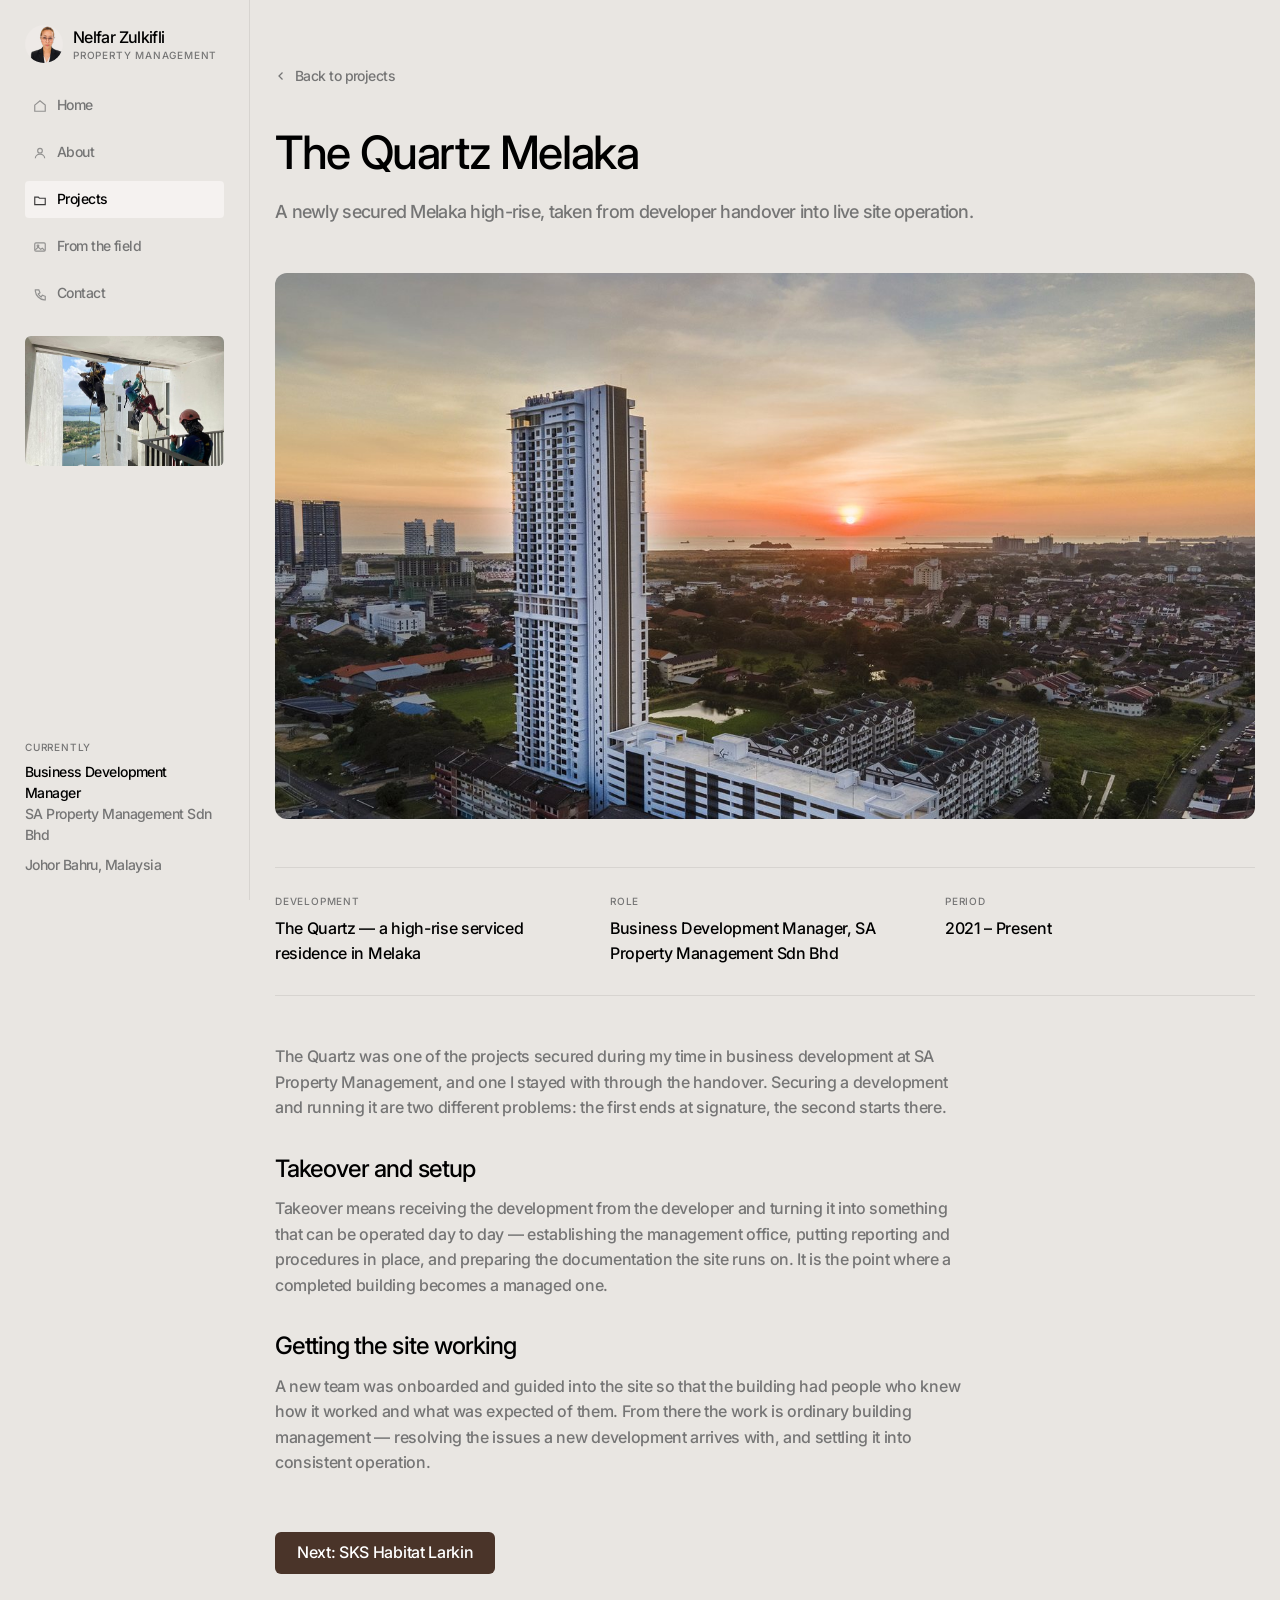
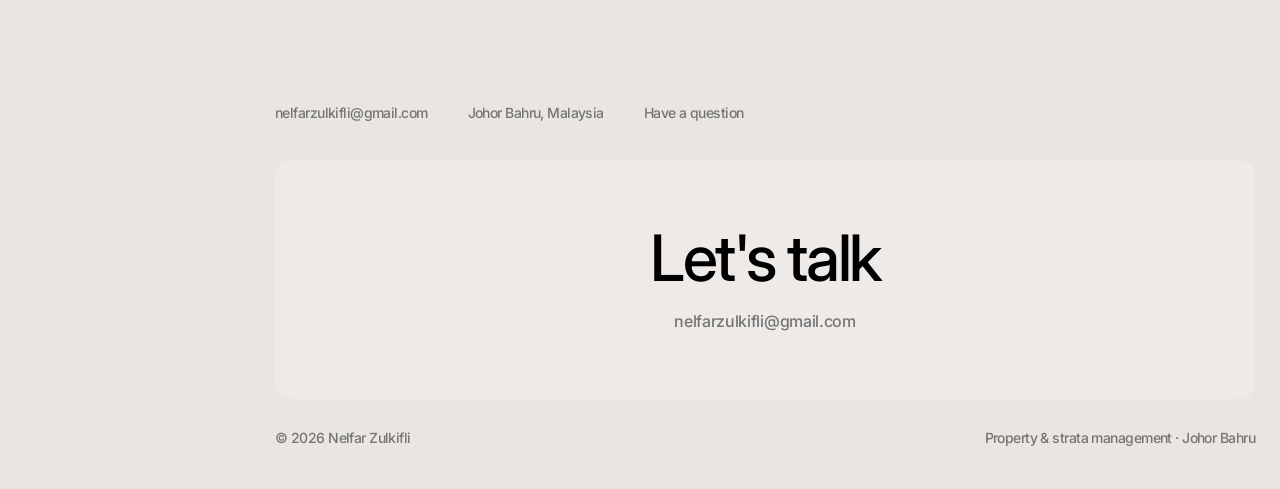
<file: work-the-quartz-melaka.html>
<!DOCTYPE html>
<html lang="en">
<head>
<meta charset="utf-8">
<meta name="viewport" content="width=device-width, initial-scale=1">
<title>The Quartz Melaka — Nelfar Zulkifli</title>
<meta name="description" content="Leading the takeover of The Quartz in Melaka from developer handover into live site operation.">
<link rel="preconnect" href="https://fonts.googleapis.com">
<link rel="preconnect" href="https://fonts.gstatic.com" crossorigin>
<link href="https://fonts.googleapis.com/css2?family=Inter:opsz,wght@14..32,500;14..32,600&display=swap" rel="stylesheet">
<link rel="stylesheet" href="assets/css/site.css?v=4">
<link rel="icon" href="assets/img/avatar.jpg?v=3">
</head>
<body>

<div class="shell">

  <aside class="rail">
    <a class="rail__id" href="index.html" aria-label="Nelfar Zulkifli, home">
      <img class="rail__avatar" src="assets/img/avatar.jpg?v=3" alt="Nelfar Zulkifli" width="38" height="38">
      <span><span class="rail__name">Nelfar Zulkifli</span><span class="eyebrow rail__role">Property Management</span></span>
    </a>
    <nav class="nav" aria-label="Main">
      <a class="nav__item" href="index.html"><svg viewBox="0 0 24 24" fill="none" stroke="currentColor" stroke-width="2" aria-hidden="true"><path d="M3 10.5 12 3l9 7.5V21H3z"/></svg>Home</a>
      <a class="nav__item" href="about.html"><svg viewBox="0 0 24 24" fill="none" stroke="currentColor" stroke-width="2" aria-hidden="true"><circle cx="12" cy="8" r="4"/><path d="M4 21c0-4 3.6-7 8-7s8 3 8 7"/></svg>About</a>
      <a class="nav__item" href="projects.html" aria-current="page"><svg viewBox="0 0 24 24" fill="none" stroke="currentColor" stroke-width="2" aria-hidden="true"><path d="M3 7h6l2 2h10v11H3z"/></svg>Projects</a>
      <a class="nav__item" href="gallery.html"><svg viewBox="0 0 24 24" fill="none" stroke="currentColor" stroke-width="2" aria-hidden="true"><rect x="3" y="5" width="18" height="14" rx="2"/><circle cx="8.5" cy="10" r="1.5"/><path d="m4 17 5-5 4 4 3-2 4 4"/></svg>From the field</a>
      <a class="nav__item" href="contact.html"><svg viewBox="0 0 24 24" fill="none" stroke="currentColor" stroke-width="2" aria-hidden="true"><path d="M4 5h6l2 5-3 2a12 12 0 0 0 5 5l2-3 5 2v6h-2A17 17 0 0 1 4 7z"/></svg>Contact</a>
    </nav>
    <img class="rail__tile" src="assets/img/sidebar.jpg?v=2" alt="Rope-access technicians inspecting a high-rise façade" width="200" height="130" loading="lazy">
    <div class="rail__foot">
      <span class="eyebrow">Currently</span>
      <span class="small"><strong>Business Development Manager</strong>SA Property Management Sdn Bhd</span>
      <span class="small">Johor Bahru, Malaysia</span>
    </div>
  </aside>

  <header class="topbar">
    <a class="topbar__id" href="index.html">
      <img class="topbar__avatar" src="assets/img/avatar.jpg?v=3" alt="" width="38" height="38">
      <span><span class="rail__name">Nelfar Zulkifli</span><span class="eyebrow rail__role">Property Management</span></span>
    </a>
    <button class="burger" type="button" aria-expanded="false" aria-controls="drawer" aria-label="Open menu"><span></span><span></span><span></span></button>
  </header>

  <div class="drawer" id="drawer">
    <div class="drawer__backdrop"></div>
    <div class="drawer__panel" role="dialog" aria-modal="true" aria-label="Menu">
      <button class="drawer__close" type="button" aria-label="Close menu">Close</button>
      <nav class="nav" data-stagger aria-label="Mobile">
        <a class="nav__item" href="index.html">Home</a>
        <a class="nav__item" href="about.html">About</a>
        <a class="nav__item" href="projects.html" aria-current="page">Projects</a>
        <a class="nav__item" href="gallery.html">From the field</a>
        <a class="nav__item" href="contact.html">Contact</a>
      </nav>
      <div class="rail__foot">
        <span class="eyebrow">Currently</span>
        <span class="small"><strong>Business Development Manager</strong>SA Property Management Sdn Bhd</span>
      </div>
    </div>
  </div>

  <main class="main">

    <section class="section">
      <div class="wrap">

        <a class="case__back" href="projects.html">
          <svg viewBox="0 0 24 24" fill="none" stroke="currentColor" stroke-width="2.5" aria-hidden="true"><path d="M15 5 8 12l7 7"/></svg>
          Back to projects
        </a>

        <h1 class="h1" style="max-width:16ch">
          <span class="word">The</span> <span class="word">Quartz</span> <span class="word">Melaka</span>
        </h1>
        <p class="lead case__standfirst enter" style="--d:320">
          A newly secured Melaka high-rise, taken from developer handover into live site operation.
        </p>

        <figure class="case__banner reveal">
          <img src="assets/img/case-quartz.jpg" alt="The Quartz tower in Melaka at sunset, seen from the air" width="1400" height="780">
        </figure>

        <div class="case__meta reveal">
          <div>
            <span class="eyebrow">Development</span>
            <p>The Quartz — a high-rise serviced residence in Melaka</p>
          </div>
          <div>
            <span class="eyebrow">Role</span>
            <p>Business Development Manager, SA Property Management Sdn Bhd</p>
          </div>
          <div>
            <span class="eyebrow">Period</span>
            <p>2021 – Present</p>
          </div>
        </div>

        <div class="case__body">
          <div class="reveal">
            <p class="body">
              The Quartz was one of the projects secured during my time in business development at SA Property Management, and one I stayed with through the handover. Securing a development and running it are two different problems: the first ends at signature, the second starts there.
            </p>
          </div>

          <div class="reveal">
            <h2>Takeover and setup</h2>
            <p class="body">
              Takeover means receiving the development from the developer and turning it into something that can be operated day to day — establishing the management office, putting reporting and procedures in place, and preparing the documentation the site runs on. It is the point where a completed building becomes a managed one.
            </p>
          </div>

          <div class="reveal">
            <h2>Getting the site working</h2>
            <p class="body">
              A new team was onboarded and guided into the site so that the building had people who knew how it worked and what was expected of them. From there the work is ordinary building management — resolving the issues a new development arrives with, and settling it into consistent operation.
            </p>
          </div>
        </div>

        <div class="reveal" style="margin-top:56px">
          <a class="btn btn--primary" href="work-sks-habitat-larkin.html">Next: SKS Habitat Larkin</a>
        </div>

      </div>
    </section>

    <footer class="foot">
      <div class="wrap">
        <div class="foot__links reveal">
          <a class="link-u" href="mailto:nelfarzulkifli@gmail.com">nelfarzulkifli@gmail.com</a>
          <span>Johor Bahru, Malaysia</span>
          <a class="link-u" href="contact.html">Have a question</a>
        </div>
        <a class="foot__cta reveal" href="mailto:nelfarzulkifli@gmail.com">
          <b>Let's talk</b>
          <span>nelfarzulkifli@gmail.com</span>
        </a>
        <div class="foot__base">
          <span>© 2026 Nelfar Zulkifli</span>
          <span>Property &amp; strata management · Johor Bahru</span>
        </div>
      </div>
    </footer>

  </main>
</div>

<script src="assets/js/site.js?v=5"></script>
</body>
</html>
</file>
<file: assets/css/site.css>
/* ==========================================================================
   Nelfar Zulkifli — property & strata management
   Recreation of danielcross.framer.website
   Tokens and metrics measured from the reference at 1440 / 900 / 375px.
   ========================================================================== */

/* ---------- tokens ---------- */
:root{
  --bg:#E9E6E2;
  --surface:#EDEAE7;
  --surface-2:#F5F2F0;
  --white:#FFFFFF;
  --ink:#000000;
  --muted:#757575;
  --accent:#4A3429;
  --accent-hi:#5C4133;
  --line:rgba(0,0,0,.08);

  --rail:250px;
  --gutter:25px;
  --inner:1140px;
  --topbar:70px;

  --r-pill:999px;
  --r-lg:16px;
  --r-md:12px;
  --r-sm:10px;
  --r-xs:6px;
  --r-nav:4px;

  --ease:cubic-bezier(.22,1,.36,1);
  --t:220ms;

  --font:"Inter Display","Inter",-apple-system,BlinkMacSystemFont,"Segoe UI",Helvetica,Arial,sans-serif;
}

/* ---------- reset ---------- */
*,*::before,*::after{box-sizing:border-box}
html{-webkit-text-size-adjust:100%}
body,h1,h2,h3,h4,p,figure,blockquote,ul,ol,dl,dd{margin:0}
ul,ol{list-style:none;padding:0}
img,video{max-width:100%;display:block}
button,input,textarea,select{font:inherit;color:inherit}
a{color:inherit;text-decoration:none}

body{
  font-family:var(--font);
  font-weight:500;
  font-size:16px;
  line-height:1.6;
  letter-spacing:-.02em;
  color:var(--ink);
  background:var(--bg);
  -webkit-font-smoothing:antialiased;
  -moz-osx-font-smoothing:grayscale;
}

:focus-visible{outline:2px solid var(--accent);outline-offset:3px;border-radius:2px}

/* ---------- type scale ---------- */
.h1{font-size:46px;line-height:1.1;letter-spacing:-.03em;font-weight:500}
.h2{font-size:40px;line-height:1.2;letter-spacing:-.02em;font-weight:500}
.h4{font-size:24px;line-height:1;letter-spacing:-.04em;font-weight:500}
.card-title{font-size:20px;line-height:1.5;letter-spacing:-.04em;font-weight:500}
.lead{font-size:18px;line-height:1.5;letter-spacing:-.04em;color:var(--muted)}
.body{font-size:16px;line-height:1.6;letter-spacing:-.02em;color:var(--muted)}
.small{font-size:14px;line-height:1.5;letter-spacing:-.04em}
.eyebrow{
  font-size:10px;line-height:1;letter-spacing:.08em;text-transform:uppercase;
  color:var(--muted);font-weight:500;
}
.badge{
  font-size:10px;line-height:1.2;letter-spacing:-.04em;font-weight:600;
  color:var(--white);background:var(--accent);
  padding:5px 9px;border-radius:var(--r-pill);display:inline-block;
}

/* ==========================================================================
   Layout shell
   ========================================================================== */
.shell{display:flex;min-height:100vh}

/* ---------- sidebar rail ---------- */
.rail{
  width:var(--rail);flex:0 0 var(--rail);
  position:sticky;top:0;height:100vh;
  padding:25px;display:flex;flex-direction:column;gap:24px;
  border-right:1px solid var(--line);
  background:var(--bg);z-index:10;
}
.rail__id{display:flex;align-items:center;gap:10px}
.rail__avatar{width:38px;height:38px;border-radius:var(--r-pill);object-fit:cover;flex:0 0 38px}
.rail__name{display:block;font-size:16px;line-height:1;letter-spacing:-.04em;font-weight:500}
.rail__role{display:block;margin-top:5px}

.nav{display:flex;flex-direction:column;gap:10px}
.nav__item{
  display:flex;align-items:center;gap:10px;
  height:37px;padding:8px;border-radius:var(--r-nav);
  font-size:14px;letter-spacing:-.04em;color:var(--muted);
  transition:background var(--t) var(--ease),color var(--t) var(--ease);
}
.nav__item svg{width:14px;height:14px;flex:0 0 14px;opacity:.75}
.nav__item:hover{background:var(--surface-2);color:var(--ink)}
.nav__item[aria-current="page"]{background:var(--surface-2);color:var(--ink)}

.rail__tile{width:200px;height:130px;border-radius:var(--r-xs);object-fit:cover}
.rail__foot{margin-top:auto;display:flex;flex-direction:column;gap:9px}
.rail__foot .small{color:var(--muted)}
.rail__foot .small strong{color:var(--ink);font-weight:500;display:block}

/* ---------- top bar (tablet + mobile) ---------- */
.topbar{
  display:none;position:fixed;inset:0 0 auto 0;height:var(--topbar);z-index:60;
  padding:0 20px;align-items:center;justify-content:space-between;
  background:var(--bg);border-bottom:1px solid transparent;
  transition:border-color var(--t) var(--ease);
}
.topbar.is-scrolled{border-bottom-color:var(--line)}
.topbar__id{display:flex;align-items:center;gap:10px}
.topbar__avatar{width:38px;height:38px;border-radius:var(--r-pill);object-fit:cover}
.burger{
  width:42px;height:42px;display:grid;place-items:center;
  background:var(--surface);border:0;border-radius:var(--r-xs);cursor:pointer;
  transition:background var(--t) var(--ease);
}
.burger:hover{background:var(--surface-2)}
.burger span{display:block;width:16px;height:1.5px;background:var(--ink);border-radius:2px;transition:transform var(--t) var(--ease),opacity var(--t)}
.burger span+span{margin-top:4px}
.burger[aria-expanded="true"] span:nth-child(1){transform:translateY(5.5px) rotate(45deg)}
.burger[aria-expanded="true"] span:nth-child(2){opacity:0}
.burger[aria-expanded="true"] span:nth-child(3){transform:translateY(-5.5px) rotate(-45deg)}

.drawer{
  position:fixed;inset:0;z-index:70;display:none;
}
.drawer.is-open{display:block}
.drawer__backdrop{position:absolute;inset:0;background:rgba(0,0,0,.28);opacity:0;transition:opacity 280ms var(--ease)}
.drawer.is-in .drawer__backdrop{opacity:1}
.drawer__panel{
  position:absolute;inset:0 0 0 auto;width:min(320px,86vw);
  background:var(--bg);padding:24px;display:flex;flex-direction:column;gap:22px;
  transform:translateX(100%);transition:transform 280ms var(--ease);
}
.drawer.is-in .drawer__panel{transform:none}
.drawer .nav__item{opacity:0;transform:translateX(12px);transition:opacity 300ms var(--ease),transform 300ms var(--ease),background var(--t)}
.drawer.is-in .nav__item{opacity:1;transform:none;transition-delay:calc(120ms + var(--i,0)*40ms)}
.drawer__close{align-self:flex-end;background:none;border:0;cursor:pointer;padding:8px;color:var(--muted)}

/* ---------- content column ---------- */
.main{flex:1 1 auto;min-width:0}
.wrap{max-width:var(--inner);margin:0 auto;padding-left:var(--gutter);padding-right:var(--gutter)}
.section{padding:64px 0}
.section__head{margin-bottom:64px;text-align:center}
.section__head .eyebrow{display:block;margin-bottom:16px}
.section__head .h2{max-width:16ch;margin:0 auto}
.section__head--left{text-align:left}
.section__head--left .h2{margin:0;max-width:22ch}

/* ==========================================================================
   Status bar
   ========================================================================== */
.status{
  display:flex;justify-content:space-between;align-items:center;
  padding:16px 0 0;font-size:14px;letter-spacing:-.04em;
}
.status__dot{width:6px;height:6px;border-radius:var(--r-pill);background:var(--accent);display:inline-block;margin-right:8px;vertical-align:middle}
.status span{color:var(--muted)}

/* ==========================================================================
   Hero
   ========================================================================== */
.hero{position:relative;padding:56px 0 64px;overflow:hidden}
.hero__bg{
  position:absolute;inset:0;z-index:0;pointer-events:none;
  background:radial-gradient(120% 80% at 50% 0%,#F3F0ED 0%,rgba(243,240,237,0) 62%);
}
.hero__inner{position:relative;z-index:1;text-align:center}
.pill{
  display:inline-block;background:var(--surface);border-radius:var(--r-pill);
  padding:8px 16px;font-size:14px;letter-spacing:-.04em;color:var(--muted);
}
.hero__title{margin:28px auto 0;max-width:20ch}
.hero__chips{
  display:inline-flex;align-items:center;vertical-align:middle;
  margin:0 10px;transform:translateY(-2px);
}
.hero__chips img{
  width:45px;height:45px;border-radius:var(--r-xs);object-fit:cover;
  border:2px solid var(--bg);
}
.hero__chips img:nth-child(2){margin:0 -12px;transform:translateY(8px);z-index:2;position:relative}
.hero__chips img:nth-child(3){margin-left:-12px}
.hero__sub{margin:24px auto 0;max-width:64ch}
.hero__cta{display:flex;align-items:center;justify-content:center;gap:20px;margin-top:32px;flex-wrap:wrap}
.hero__stat{display:flex;align-items:center;gap:9px;font-size:14px;letter-spacing:-.04em}
.hero__stat b{font-weight:500}
.hero__stat .dotrow{display:inline-flex;gap:3px}
.hero__stat .dotrow i{width:5px;height:5px;border-radius:var(--r-pill);background:var(--accent);display:block}
.hero__images{display:grid;grid-template-columns:repeat(3,1fr);gap:10px;margin-top:56px}
.hero__images figure{overflow:hidden;border-radius:var(--r-md);aspect-ratio:373/300}
.hero__images img{width:100%;height:100%;object-fit:cover;transition:transform 600ms var(--ease)}
.hero__images figure:hover img{transform:scale(1.03)}

/* ==========================================================================
   Buttons
   ========================================================================== */
.btn{
  display:inline-flex;align-items:center;justify-content:center;
  height:42px;padding:8px 22px;border-radius:var(--r-xs);
  font-size:16px;letter-spacing:-.02em;font-weight:500;cursor:pointer;border:0;
  transition:background var(--t) var(--ease),color var(--t) var(--ease);
}
.btn--primary{background:var(--accent);color:var(--white)}
.btn--primary:hover{background:var(--accent-hi)}
.btn--white{background:var(--white);color:var(--accent)}
.btn--white:hover{background:#F0EDEA}
.btn--block{width:100%}

.link-u{
  background-image:linear-gradient(currentColor,currentColor);
  background-repeat:no-repeat;background-position:0 100%;background-size:0 1px;
  transition:background-size 260ms var(--ease);
}
.link-u:hover{background-size:100% 1px}

/* ==========================================================================
   Service cards
   ========================================================================== */
.cards{display:grid;grid-template-columns:repeat(3,1fr);gap:21px 25px}
.card{
  background:var(--surface);border-radius:var(--r-sm);padding:18px;
  min-height:249px;display:flex;flex-direction:column;
  transition:transform 300ms var(--ease),background 300ms var(--ease);
}
.card:hover{transform:translateY(-3px)}
.card__top{display:flex;align-items:flex-start;justify-content:space-between;gap:12px}
.card__desc{margin-top:auto;padding-top:32px}
.card--cta{background:var(--accent);color:var(--white)}
.card--cta .card__desc{color:rgba(255,255,255,.72);font-size:14px;line-height:1.5;letter-spacing:-.04em;padding-top:12px}
.card--cta .card-title{color:var(--white)}
.card--cta .btn{margin-top:24px}
.card--cta:hover{transform:none;background:var(--accent-hi)}

/* ==========================================================================
   About block
   ========================================================================== */
.about{display:grid;grid-template-columns:1fr 373px;gap:56px;align-items:start}
.about__img{border-radius:var(--r-md);overflow:hidden;aspect-ratio:373/380;background:var(--surface)}
.about__img img{width:100%;height:100%;object-fit:cover;object-position:50% 30%}
.about__text .eyebrow{display:block;margin-bottom:18px}

/* side column carrying the portrait plus a second, smaller frame */
.about__col{display:flex;flex-direction:column;gap:16px}
.about__aside{margin:0}
.about__aside img{width:100%;height:auto;aspect-ratio:4/3;object-fit:cover;border-radius:var(--r-md);background:var(--surface)}
.about__aside figcaption{
  margin-top:10px;font-size:13px;line-height:1.5;letter-spacing:-.04em;color:var(--muted);
}

/* ==========================================================================
   Marquees
   ========================================================================== */
.marquee{overflow:hidden;position:relative;-webkit-mask-image:linear-gradient(90deg,transparent,#000 6%,#000 94%,transparent);mask-image:linear-gradient(90deg,transparent,#000 6%,#000 94%,transparent)}
.marquee__track{display:flex;width:max-content;animation:slide var(--dur,45s) linear infinite}
.marquee:hover .marquee__track{animation-play-state:paused}
@keyframes slide{from{transform:translateX(0)}to{transform:translateX(-50%)}}

.chipline{display:flex;gap:10px;padding-right:10px}
.chipline span{
  background:var(--surface);border-radius:var(--r-pill);
  padding:9px 18px;font-size:14px;letter-spacing:-.04em;color:var(--muted);white-space:nowrap;
}

.qcards{display:flex;gap:12px;padding-right:12px}
.qcard{
  width:334px;min-height:225px;flex:0 0 334px;
  background:var(--surface);border-radius:var(--r-lg);padding:20px;
  display:flex;flex-direction:column;border:1px solid transparent;
  transition:border-color var(--t) var(--ease);
}
.qcard:hover{border-color:var(--line)}
.qcard__body{font-size:16px;line-height:1.6;letter-spacing:-.02em;color:var(--ink)}
.qcard__foot{margin-top:auto;padding-top:20px}
.qcard__foot b{display:block;font-size:16px;font-weight:500;letter-spacing:-.02em}
.qcard__foot span{font-size:14px;letter-spacing:-.04em;color:var(--muted)}

.marq-nav{display:flex;gap:8px;justify-content:flex-end;margin-bottom:20px}
.marq-nav button{
  width:22px;height:22px;border-radius:var(--r-pill);border:0;cursor:pointer;
  background:rgba(0,0,0,.2);color:var(--white);display:grid;place-items:center;
  transition:background var(--t) var(--ease);
}
.marq-nav button:hover{background:rgba(0,0,0,.42)}
.marq-nav svg{width:11px;height:11px}

/* ==========================================================================
   Project grid
   ========================================================================== */
.projects{display:grid;grid-template-columns:repeat(2,1fr);gap:16px}
.project{
  position:relative;display:block;border-radius:var(--r-md);overflow:hidden;
  background:var(--white);padding:16px;aspect-ratio:562/350;
}
.project__media{position:absolute;inset:0;overflow:hidden}
.project__media img{width:100%;height:100%;object-fit:cover;transition:transform 600ms var(--ease)}
.project:hover .project__media img{transform:scale(1.04)}
.project__media::after{
  content:"";position:absolute;inset:0;
  background:linear-gradient(180deg,rgba(0,0,0,0) 38%,rgba(0,0,0,.62) 100%);
  transition:opacity 400ms var(--ease);
}
.project:hover .project__media::after{opacity:.86}
.project__meta{position:absolute;left:20px;right:20px;bottom:18px;color:var(--white)}
.project__meta .h4{display:block;margin-bottom:8px}
.project__tags{display:block;font-size:14px;letter-spacing:-.04em;color:rgba(255,255,255,.82)}
.project__go{
  position:absolute;top:18px;right:18px;width:30px;height:30px;border-radius:var(--r-pill);
  background:rgba(255,255,255,.92);display:grid;place-items:center;color:var(--accent);
  opacity:0;transform:translateY(-4px);transition:opacity 300ms var(--ease),transform 300ms var(--ease);
}
.project:hover .project__go{opacity:1;transform:none}
.project__go svg{width:12px;height:12px}

/* featured (clickable) cards carry a visible read-more affordance */
.project__cta{
  display:inline-flex;align-items:center;gap:7px;margin-top:12px;
  font-size:13px;letter-spacing:-.03em;color:var(--white);
  background:rgba(255,255,255,.16);border:1px solid rgba(255,255,255,.34);
  padding:6px 13px;border-radius:var(--r-pill);
  transition:background var(--t) var(--ease),border-color var(--t) var(--ease);
}
.project:hover .project__cta{background:rgba(255,255,255,.94);border-color:transparent;color:var(--accent)}
.project__cta svg{width:11px;height:11px}

/* supporting cards — smaller for contrast, but they link to a project page too */
.projects--sub{grid-template-columns:repeat(3,1fr);margin-top:16px}
.project--sm{aspect-ratio:373/230}
.project--sm .project__meta{left:16px;right:16px;bottom:14px}
.project--sm .h4{font-size:17px;letter-spacing:-.03em;margin-bottom:5px}
.project--sm .project__tags{font-size:12.5px}
.project--sm .project__media::after{background:linear-gradient(180deg,rgba(0,0,0,0) 42%,rgba(0,0,0,.58) 100%)}
.project--sm .project__go{width:26px;height:26px;top:14px;right:14px}
.project--sm .project__go svg{width:11px;height:11px}

/* ==========================================================================
   Process
   ========================================================================== */
.steps{display:grid;grid-template-columns:repeat(3,1fr);gap:25px}
.step{background:var(--surface);border-radius:var(--r-sm);padding:24px;min-height:220px;display:flex;flex-direction:column}
.step__top{display:flex;align-items:baseline;justify-content:space-between;gap:12px;margin-bottom:20px}
.step__idx{font-size:14px;letter-spacing:-.04em;color:var(--muted)}

/* ==========================================================================
   Stats (about page)
   ========================================================================== */
.stats{display:grid;grid-template-columns:repeat(4,1fr);gap:25px}
.stat{background:var(--surface);border-radius:var(--r-sm);padding:28px 24px}
.stat__num{font-size:40px;line-height:1.1;letter-spacing:-.03em;font-weight:500;display:block}
.stat__label{margin-top:10px;font-size:14px;letter-spacing:-.04em;color:var(--muted)}

/* ---------- experience ---------- */
.exp{border-top:1px solid var(--line)}
.exp__row{
  display:grid;grid-template-columns:1fr auto;gap:24px;align-items:center;
  padding:26px 4px;border-bottom:1px solid var(--line);
  transition:padding-left var(--t) var(--ease),background var(--t) var(--ease);
}
.exp__row:hover{padding-left:14px;background:var(--surface)}
.exp__org{font-size:20px;letter-spacing:-.04em;font-weight:500}
.exp__role{font-size:14px;letter-spacing:-.04em;color:var(--muted);margin-top:6px}
.exp__when{font-size:14px;letter-spacing:-.04em;color:var(--muted);white-space:nowrap}

/* ==========================================================================
   Lists (projects page)
   ========================================================================== */
.lists{display:grid;grid-template-columns:repeat(3,1fr);gap:25px}
.list h3{font-size:16px;letter-spacing:-.04em;font-weight:500;margin-bottom:6px}
.list .eyebrow{display:block;margin-bottom:16px}
.list li{
  font-size:14px;line-height:1.5;letter-spacing:-.04em;color:var(--muted);
  padding:9px 0;border-bottom:1px solid var(--line);
}

/* ==========================================================================
   Forms
   ========================================================================== */
.form{display:grid;gap:16px;max-width:640px}
.field{display:grid;gap:8px}
.field label{font-size:14px;letter-spacing:-.04em}
.field input,.field textarea{
  background:var(--white);border:1px solid transparent;border-radius:var(--r-xs);
  padding:13px 16px;font-size:16px;letter-spacing:-.02em;width:100%;
  transition:border-color var(--t) var(--ease);
}
.field textarea{min-height:150px;resize:vertical}
.field input:focus,.field textarea:focus{outline:0;border-color:var(--accent)}
.field input::placeholder,.field textarea::placeholder{color:#A9A4A0}

/* ==========================================================================
   Case study
   ========================================================================== */
.case__back{display:inline-flex;align-items:center;gap:8px;font-size:14px;letter-spacing:-.04em;color:var(--muted);margin-bottom:40px}
.case__back:hover{color:var(--ink)}
.case__back svg{width:12px;height:12px}
.case__standfirst{margin-top:20px;max-width:60ch}
.case__banner{border-radius:var(--r-md);overflow:hidden;margin:48px 0;aspect-ratio:1400/780;background:var(--surface)}
.case__banner img{width:100%;height:100%;object-fit:cover}
.case__meta{display:grid;grid-template-columns:repeat(3,1fr);gap:25px;padding:28px 0;border-top:1px solid var(--line);border-bottom:1px solid var(--line)}
.case__meta .eyebrow{display:block;margin-bottom:10px}
.case__meta p{font-size:16px;letter-spacing:-.02em}
.case__body{max-width:70ch;margin-top:48px;display:grid;gap:32px}
.case__body h2{font-size:24px;line-height:1.3;letter-spacing:-.04em;font-weight:500;margin-bottom:12px}
.case__result{background:var(--accent);color:var(--white);border-radius:var(--r-lg);padding:36px 40px;margin-top:8px}
.case__result .eyebrow{color:rgba(255,255,255,.6)}
.case__result strong{display:block;font-size:40px;line-height:1.15;letter-spacing:-.03em;font-weight:500;margin:14px 0 10px}
.case__result p{color:rgba(255,255,255,.78);font-size:16px;letter-spacing:-.02em;max-width:52ch}

/* inline photo inside a case study body */
.case__fig{margin:0}
.case__fig img{
  width:100%;height:auto;border-radius:var(--r-md);
  aspect-ratio:3/2;object-fit:cover;background:var(--surface);
}
.case__fig figcaption{
  margin-top:12px;font-size:14px;line-height:1.5;letter-spacing:-.04em;color:var(--muted);
}

/* ==========================================================================
   Footer
   ========================================================================== */
.foot{padding:64px 0 40px}
.foot__links{display:flex;flex-wrap:wrap;gap:12px 40px;font-size:14px;letter-spacing:-.04em;color:var(--muted);margin-bottom:36px}
.foot__cta{
  background:var(--surface);border-radius:var(--r-lg);padding:64px 40px;
  display:block;text-align:center;transition:background var(--t) var(--ease);
}
.foot__cta:hover{background:var(--surface-2)}
.foot__cta b{display:block;font-size:64px;line-height:1.05;letter-spacing:-.04em;font-weight:500}
.foot__cta span{display:inline-block;margin-top:18px;font-size:16px;letter-spacing:-.02em;color:var(--muted)}
.foot__base{display:flex;justify-content:space-between;gap:16px;flex-wrap:wrap;margin-top:28px;font-size:14px;letter-spacing:-.04em;color:var(--muted)}

/* ==========================================================================
   Field gallery
   ========================================================================== */
.gal{display:grid;grid-template-columns:repeat(3,1fr);gap:32px 25px}
.gal__item{margin:0;display:flex;flex-direction:column}
.gal__frame{
  position:relative;border-radius:var(--r-md);overflow:hidden;
  aspect-ratio:4/3;background:var(--surface);
}
.gal__frame img,.gal__frame video{
  width:100%;height:100%;object-fit:cover;display:block;
  transition:transform 600ms var(--ease);
}
.gal__item:hover .gal__frame img{transform:scale(1.04)}

/* Parallax layer. The translate is written here by script every frame, so it
   carries no transition — the hover scale stays on the img underneath, where a
   transition is wanted and will not fight the scroll. */
.gal__par{
  display:block;position:absolute;inset:-7% 0;
  will-change:transform;
}
.gal__par img{width:100%;height:100%;object-fit:cover;display:block}
.gal__cap{margin-top:14px;font-size:14px;line-height:1.5;letter-spacing:-.04em;color:var(--muted)}
.gal__cap b{display:block;color:var(--ink);font-weight:500;margin-bottom:4px}

/* span modifiers — a gallery of identical tiles reads as a stock grid, so the
   strongest frames in each group take more room */
.gal__item--wide{grid-column:span 2}
.gal__item--wide .gal__frame{aspect-ratio:16/9}
.gal__item--tall .gal__frame{aspect-ratio:3/4}
.gal__item--full{grid-column:1 / -1}
.gal__item--full .gal__frame{aspect-ratio:21/9}

/* zoom affordance on tiles that open in the lightbox */
.js .gal__frame[data-zoom]{cursor:zoom-in}
.gal__zoom{
  position:absolute;top:14px;right:14px;width:28px;height:28px;border-radius:var(--r-pill);
  background:rgba(255,255,255,.92);display:grid;place-items:center;color:var(--accent);
  opacity:0;transform:translateY(-4px);
  transition:opacity 300ms var(--ease),transform 300ms var(--ease);
}
.gal__item:hover .gal__zoom{opacity:1;transform:none}
.gal__zoom svg{width:12px;height:12px}

/* ---------- video ---------- */
.gal__frame video{background:var(--ink)}
.gal__frame--video{cursor:default}
.gal__frame--contain{background:var(--surface)}
.gal__frame--contain video{object-fit:contain;background:transparent}
/* sits under the caption text, on its own line, not trailing the sentence */
.vid-note{
  display:flex;align-items:center;gap:7px;margin-top:10px;
  font-size:12px;letter-spacing:-.03em;color:var(--muted);
}
.vid-note i{width:5px;height:5px;border-radius:var(--r-pill);background:var(--accent);display:block;flex:0 0 5px}

/* a single video used inside a case-study body */
.case__video{margin:0}
.case__video video{width:100%;height:auto;border-radius:var(--r-md);display:block;background:#141210}
.case__video figcaption{margin-top:12px;font-size:14px;line-height:1.5;letter-spacing:-.04em;color:var(--muted)}

/* ---------- highlight reel ---------- */
.reel__head{display:flex;align-items:center;justify-content:space-between;gap:16px;margin-bottom:18px}
.reel__nav{display:flex;gap:8px}
.reel__nav button{
  width:34px;height:34px;border-radius:var(--r-pill);border:0;cursor:pointer;
  background:var(--surface);color:var(--ink);display:grid;place-items:center;
  transition:background var(--t) var(--ease),opacity var(--t) var(--ease);
}
.reel__nav button:hover{background:var(--surface-2)}
.reel__nav button[disabled]{opacity:.3;cursor:default}
.reel__nav svg{width:13px;height:13px}

.reel{position:relative}
.reel__track{
  display:flex;gap:12px;
  overflow-x:auto;overscroll-behavior-x:contain;
  scroll-snap-type:x mandatory;scroll-behavior:smooth;
  /* bleed past the right gutter so the next card peeks and the strip reads
     as something you can push, rather than a row that happens to be cut off */
  margin-right:calc(-1 * var(--gutter));padding-right:var(--gutter);
  scrollbar-width:none;-ms-overflow-style:none;
}
.reel__track::-webkit-scrollbar{display:none}
.reel__item{flex:0 0 300px;margin:0;scroll-snap-align:start}
.reel__frame{
  position:relative;overflow:hidden;border-radius:var(--r-md);
  aspect-ratio:4/3;background:var(--surface);
}
.reel__frame img{transition:transform 600ms var(--ease)}
.reel__item:hover .reel__frame img{transform:scale(1.04)}
.reel__item figcaption{
  margin-top:12px;font-size:14px;letter-spacing:-.04em;color:var(--muted);
}
.reel__bar{height:2px;background:var(--line);border-radius:2px;margin-top:22px;overflow:hidden}
.reel__bar span{display:block;height:100%;width:12%;background:var(--accent);border-radius:2px;transform-origin:left}

/* ---------- home teaser strip ---------- */
.strip{display:grid;grid-template-columns:repeat(4,1fr);gap:12px}
.strip a{display:block;border-radius:var(--r-md);overflow:hidden;aspect-ratio:4/3;background:var(--surface)}
.strip img{width:100%;height:100%;object-fit:cover;transition:transform 600ms var(--ease)}
.strip a:hover img{transform:scale(1.04)}

/* ---------- lightbox ---------- */
.lb{position:fixed;inset:0;z-index:90;display:none}
.lb.is-open{display:block}
.lb__backdrop{position:absolute;inset:0;background:rgba(20,18,16,.92);opacity:0;transition:opacity 260ms var(--ease)}
.lb.is-in .lb__backdrop{opacity:1}
.lb__stage{
  position:absolute;inset:0;display:grid;place-items:center;padding:56px 24px 84px;
  opacity:0;transform:scale(.98);transition:opacity 260ms var(--ease),transform 260ms var(--ease);
}
.lb.is-in .lb__stage{opacity:1;transform:none}
/* explicit viewport maths — a percentage max-height on a centred grid item
   resolves against the padding box, and the image runs under the caption */
.lb__stage img{
  max-width:calc(100vw - 56px);max-height:calc(100vh - 156px);
  object-fit:contain;border-radius:var(--r-sm);
}
.lb__cap{
  position:absolute;left:24px;right:24px;bottom:26px;text-align:center;
  max-width:76ch;margin:0 auto;
  font-size:14px;line-height:1.5;letter-spacing:-.04em;color:rgba(255,255,255,.72);
}
.lb__cap b{display:block;color:var(--white);font-weight:500;margin-bottom:4px}
.lb__btn{
  position:absolute;top:18px;right:18px;width:38px;height:38px;border:0;cursor:pointer;
  border-radius:var(--r-pill);background:rgba(255,255,255,.14);color:var(--white);
  display:grid;place-items:center;transition:background var(--t) var(--ease);
}
.lb__btn:hover{background:rgba(255,255,255,.28)}
.lb__btn svg{width:14px;height:14px}
.lb__nav{
  position:absolute;top:50%;transform:translateY(-50%);width:42px;height:42px;border:0;cursor:pointer;
  border-radius:var(--r-pill);background:rgba(255,255,255,.14);color:var(--white);
  display:grid;place-items:center;transition:background var(--t) var(--ease);
}
.lb__nav:hover{background:rgba(255,255,255,.28)}
.lb__nav svg{width:14px;height:14px}
.lb__nav--prev{left:18px}
.lb__nav--next{right:18px}

/* ==========================================================================
   Reveal animation
   ========================================================================== */
.js .reveal{opacity:0;transform:translateY(24px)}
.js .reveal.is-in{
  opacity:1;transform:none;
  transition:opacity 700ms var(--ease),transform 700ms var(--ease);
  transition-delay:calc(var(--i,0)*80ms);
}
/* hero entrance */
.js .enter{opacity:0;transform:translateY(16px)}
.js .enter.is-in{opacity:1;transform:none;transition:opacity 700ms var(--ease),transform 700ms var(--ease);transition-delay:calc(var(--d,0)*1ms)}
.js .word{display:inline-block;opacity:0;transform:translateY(20px)}
.js .word.is-in{opacity:1;transform:none;transition:opacity 700ms var(--ease),transform 700ms var(--ease);transition-delay:calc(var(--d,0)*1ms)}

/* ==========================================================================
   Breakpoints
   ========================================================================== */
@media (max-width:1199px){
  .rail{display:none}
  .topbar{display:flex}
  .main{padding-top:var(--topbar)}
  .h1{font-size:40px;line-height:1.1}
  .h2{font-size:34px;line-height:1.2}
  /* the reference keeps the hero and centred section heads centred at every
     width — only the .section__head--left variant goes left. Pages that want a
     left hero set it inline on .hero__inner. */
  .cards{grid-template-columns:repeat(2,1fr);gap:25px 31px}
  .stats{grid-template-columns:repeat(2,1fr)}
  .about{grid-template-columns:1fr 320px;gap:40px}
  .foot__cta b{font-size:48px}
  .gal{grid-template-columns:repeat(2,1fr);gap:28px 25px}
  .gal__item--wide{grid-column:span 2}
  .gal__item--full .gal__frame{aspect-ratio:16/9}
  .strip{grid-template-columns:repeat(2,1fr)}
}

@media (max-width:809px){
  :root{--gutter:20px}
  .h1{font-size:34px;line-height:1.1}
  .h2{font-size:28px;line-height:1.2}
  .h4{font-size:22px}
  .card-title{font-size:18px}
  .lead{font-size:16px}
  .body{font-size:15px}
  .section{padding:48px 0}
  .section__head{margin-bottom:42px}
  .hero{padding:32px 0 48px}
  /* reference holds the hero figures at a fixed 300px tall on mobile */
  .hero__images{grid-template-columns:1fr;gap:10px;margin-top:40px}
  .hero__images figure{aspect-ratio:auto;height:300px}
  .hero__chips{margin:0 6px}
  .hero__chips img{width:36px;height:36px}
  .cards,.steps,.stats,.lists,.projects,.case__meta{grid-template-columns:1fr;gap:16px}
  /* reference stacks every project card full-width in one column on mobile,
     so the supporting cards match the featured ones rather than shrinking */
  .projects--sub{grid-template-columns:1fr;gap:16px}
  .project--sm{aspect-ratio:16/10}
  .project--sm .project__meta{left:20px;right:20px;bottom:18px}
  .project--sm .h4{font-size:22px;letter-spacing:-.04em;margin-bottom:8px}
  .project--sm .project__tags{font-size:14px}
  .about{grid-template-columns:1fr;gap:28px}
  .about__img{max-width:340px}
  .about__col{gap:22px}
  .about__aside img{max-width:340px}
  .project{aspect-ratio:16/10}
  .exp__row{grid-template-columns:1fr;gap:8px;align-items:start}
  .exp__when{white-space:normal}
  .foot__cta{padding:44px 24px}
  .foot__cta b{font-size:34px}
  .foot__links{gap:10px 24px}
  .status{font-size:12px;gap:12px}
  .status span:last-child{text-align:right}
  .case__banner{margin:32px 0}
  .case__result{padding:28px 24px}
  .case__result strong{font-size:30px}
  .qcard{width:302px;flex-basis:302px}
  /* Two columns with a deliberate rhythm rather than one tall stack: a
     full-width frame opens each group, pairs carry the middle, and the tiles
     marked --mfull are the ones that would otherwise sit alone beside a hole. */
  .gal{grid-template-columns:repeat(2,1fr);gap:22px 12px}
  .gal__item--wide,.gal__item--full,.gal__item--mfull{grid-column:1 / -1}
  .gal__frame{aspect-ratio:1/1}
  .gal__item--wide .gal__frame,
  .gal__item--full .gal__frame,
  .gal__item--mfull .gal__frame{aspect-ratio:16/10}
  .gal__item--tall .gal__frame{aspect-ratio:3/4}
  .gal__cap{margin-top:10px;font-size:13px}
  /* the clips keep their own shape — a square crop loses them. Selector is
     weighted to beat the --wide/--mfull frame rules above. */
  .gal__item .gal__frame--video{aspect-ratio:16/9}
  .gal__item .gal__frame--contain{aspect-ratio:3/4}
  .reel__item{flex:0 0 min(76vw,300px)}
  .reel__item figcaption{font-size:13px}
  .lb__stage{padding:52px 14px 92px}
  .lb__nav{width:36px;height:36px}
  .lb__nav--prev{left:10px}
  .lb__nav--next{right:10px}
  /* two-up rather than one, so the strip still reads as a strip on a phone */
  .strip{grid-template-columns:repeat(2,1fr);gap:10px}
}

/* ==========================================================================
   Reduced motion
   ========================================================================== */
@media (prefers-reduced-motion:reduce){
  *,*::before,*::after{
    animation-duration:.001ms !important;animation-iteration-count:1 !important;
    transition-duration:.001ms !important;scroll-behavior:auto !important;
  }
  .js .reveal,.js .enter,.js .word{opacity:1 !important;transform:none !important}
  .marquee__track{animation:none;transform:none}
}

/* ---------- print ---------- */
@media print{
  .rail,.topbar,.marquee,.foot__cta{display:none}
  body{background:#fff}
}
</file>
